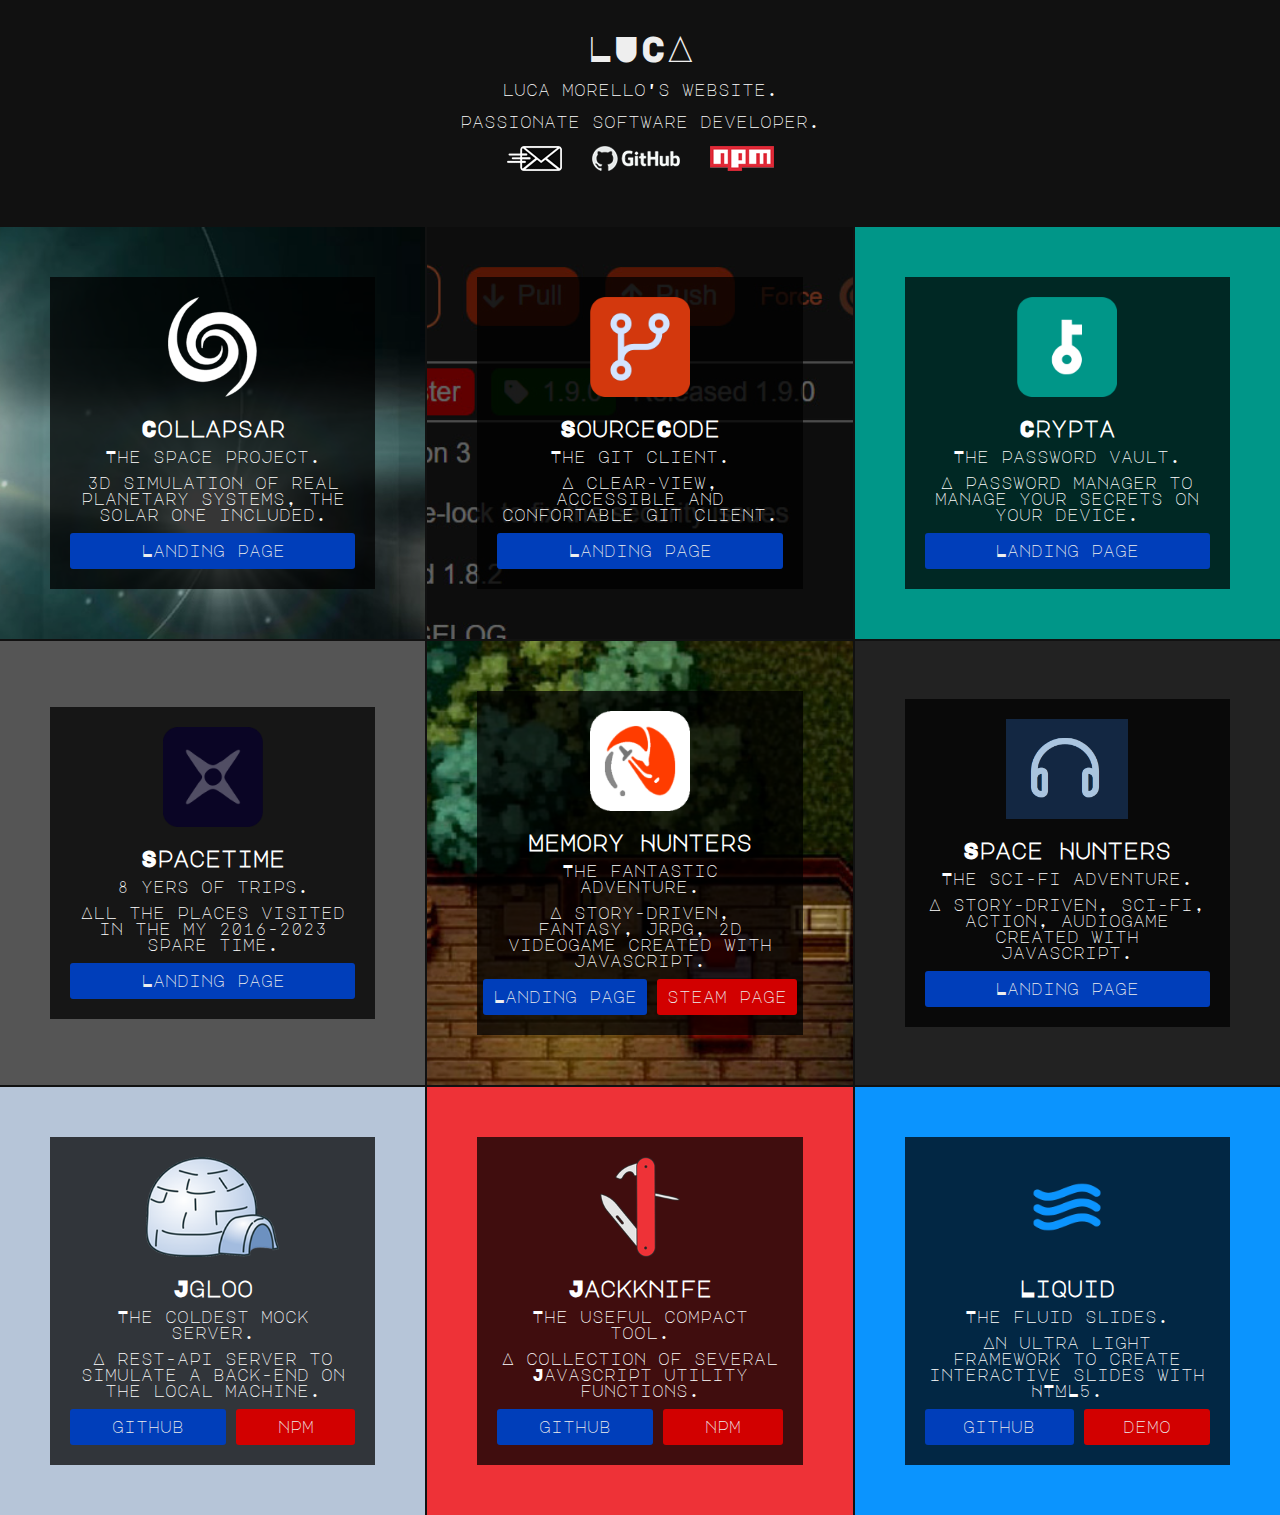
<file: index.html>
<!doctype html>
<html lang="en">

<head>
  <!-- Required meta tags -->
  <meta charset="utf-8">
  <meta
    name="viewport"
    content="width=device-width, initial-scale=1, shrink-to-fit=no"
  >
  <meta
    name="referrer"
    content="no-referrer"
  >

  <title>Luca Morello - passionate Software Developer</title>

  <meta
    name="description"
    content="Software development experiences of a passionate developer."
  >
  <meta
    name="keywords"
    content="software, web, development, experiments, javascript, js, html"
  >

  <link
    rel="stylesheet"
    href="https://fonts.googleapis.com/css?family=Major+Mono+Display&display=swap"
  >
  <link
    rel="stylesheet"
    href="style.css"
  >
  <link
    rel="shortcut icon"
    href="assets/favicon.ico"
  />
</head>

<body>
  <div class="jumbotron">
    <h1>
      <a href="index.html">
        LUCA
      </a>
    </h1>

    <p>luca morello's website.</p>
    <p>passionate software developer.</p>

    <p class="horizontal-flex large">
      <a
        href="mailto:areaweb80gmail.com"
        title="Email address"
      >
        <img
          src="assets/email-logo.png"
          alt="Email logo"
        >
      </a>

      <a
        href="https://github.com/zosma180"
        target="_blank"
        title="Link to GitHub profile"
      >
        <img
          src="assets/github-logo.png"
          alt="GitHub logo"
        >
      </a>

      <a
        href="https://www.npmjs.com/~zosma"
        target="_blank"
        title="Link to npm profile"
      >
        <img
          src="assets/npm-logo.png"
          alt="Npm logo"
        >
      </a>
    </p>
  </div>

  <div class="list">

    <div class="slot">
      <img
        src="assets/collapsar-bkg.jpg"
        alt="Decorative background"
        class="slot-bkg"
      >

      <div class="slot-content">
        <img
          src="assets/collapsar-logo.png"
          alt="Collapsar logo"
          class="slot-logo"
        >

        <div class="slot-text">
          <h3 class="slot-title">
            Collapsar
          </h3>
          
          <p>
            The space project.
          </p>
          
          <p>
            3d simulation of real planetary systems, the solar one included.
          </p>
          
          <a
            href="./collapsar"
            target="_blank"
            class="btn"
            title="Go to Collapsar page"
          >
            Landing page
          </a>
        </div>
      </div>
    </div>

    <div class="slot">
      <img
        src="assets/source-code-bkg.jpg"
        alt="Decorative background"
        class="slot-bkg light"
      >

      <div class="slot-content">
        <img
          src="assets/source-code-logo.png"
          alt="SourceCode logo"
          class="slot-logo"
        >

        <div class="slot-text">
          <h3 class="slot-title">
            SourceCode
          </h3>
          
          <p>
            The git client.
          </p>
          
          <p>
            A clear-view, accessible and confortable git client.
          </p>
          
          <a
            href="./source-code"
            target="_blank"
            class="btn"
            title="Go to SourceCode page"
          >
            Landing page
          </a>
        </div>
      </div>
    </div>
    
    <div class="slot crypta">
      <div class="slot-content">
        <img
          src="assets/crypta-logo.png"
          alt="Crypta logo"
          class="slot-logo"
        >

        <div class="slot-text">
          <h3 class="slot-title">Crypta</h3>
          <p>The password vault.</p>
          <p>
            A password manager to manage your secrets on your device.
          </p>

          <div class="horizontal-flex">
            <a
              href="./crypta"
              target="_blank"
              class="btn"
              title="Go to Crypta"
            >
              Landing page
            </a>
          </div>
        </div>
      </div>
    </div>
    
    <div class="slot spacetime">
      <div class="slot-content">
        <img
          src="assets/spacetime-logo.png"
          alt="Spacetime logo"
          class="slot-logo"
        >

        <div class="slot-text">
          <h3 class="slot-title">Spacetime</h3>
          <p>8 yers of trips.</p>
          <p>
            All the places visited in the my 2016-2023 spare time.
          </p>

          <div class="horizontal-flex">
            <a
              href="./spacetime"
              target="_blank"
              class="btn"
              title="Go to Spacetimepage"
            >
              Landing page
            </a>
          </div>
        </div>
      </div>
    </div>

    <div class="slot">
      <img
        src="assets/memory-hunters-bkg.jpg"
        alt="Decorative background"
        class="slot-bkg"
      >

      <div class="slot-content">
        <img
          src="assets/memory-hunters-logo.png"
          alt="Memory Hunters logo"
          class="slot-logo"
        >

        <div class="slot-text">
          <h3 class="slot-title">
            Memory Hunters
          </h3>
          
          <p>
            The fantastic adventure.
          </p>

          <p>
            A story-driven, fantasy, jrpg, 2d videogame created with javascript.
          </p>

          <div class="horizontal-flex">
            <a
              href="./memory-hunters"
              target="_blank"
              class="btn"
              title="Go to Memory Hunters page"
            >
              Landing page
            </a>

            <a
              href="https://store.steampowered.com/app/2015280/Memory_Hunters/"
              target="_blank"
              class="btn secondary"
              title="Memory Hunters on steam"
            >
              steam page
            </a>
          </div>
        </div>
      </div>
    </div>

    <div class="slot space-hunters">
      <div class="slot-content">
        <img
          src="assets/space-hunters-logo.png"
          alt="Space Hunters logo"
          class="slot-logo"
        >

        <div class="slot-text">
          <h3 class="slot-title">
            Space Hunters
          </h3>
          
          <p>
            The sci-fi adventure.
          </p>

          <p>
            A story-driven, sci-fi, action, audiogame created with javascript.
          </p>

          <div class="horizontal-flex">
            <a
              href="./space-hunters"
              target="_blank"
              class="btn"
              title="Go to Space Hunters page"
            >
              Landing page
            </a>
          </div>
        </div>
      </div>
    </div>

    <div class="slot jgloo">
      <div class="slot-content">
        <img
          src="assets/jgloo-logo.png"
          alt="jgloo logo"
          class="slot-logo"
        >

        <div class="slot-text">
          <h3 class="slot-title">
            Jgloo
          </h3>
          
          <p>
            The coldest mock server.
          </p>
          
          <p>
            A rest-api server to simulate a back-end on the local machine.
          </p>
          
          <div class="horizontal-flex">
            <a
              href="https://github.com/zosma180/jgloo"
              target="_blank"
              class="btn"
              title="Go to Jgloo gitHub page"
            >
              github
            </a>

            <a
              href="https://www.npmjs.com/package/jgloo"
              target="_blank"
              class="btn secondary"
              title="Go to Jgloo npm page"
            >
              npm
            </a>
          </div>
        </div>
      </div>
    </div>

    <div class="slot jackknife">
      <div class="slot-content">
        <img
          src="assets/jackknife-logo.png"
          alt="jackknife logo"
          class="slot-logo"
        >

        <div class="slot-text">
          <h3 class="slot-title">
            Jackknife
          </h3>
          
          <p>
            The useful compact tool.
          </p>
          
          <p>
            A collection of several Javascript utility functions.
          </p>
          
          <div class="horizontal-flex">
            <a
              href="https://github.com/zosma180/jackknife"
              target="_blank"
              class="btn"
              title="Go to Jackknife gitHub page"
            >
              github
            </a>

            <a
              href="https://www.npmjs.com/package/jackknife"
              target="_blank"
              class="btn secondary"
              title="Go to Jackknife npm page"
            >
              npm
            </a>
          </div>
        </div>
      </div>
    </div>

    <div class="slot liquid">
      <div class="slot-content">
        <img
          src="assets/liquid-logo.png"
          alt="liquid logo"
          class="slot-logo"
        >

        <div class="slot-text">
          <h3 class="slot-title">
            Liquid
          </h3>
          
          <p>
            The fluid slides.
          </p>
          
          <p>
            An ultra light framework to create interactive slides with HTML5.
          </p>
          
          <div class="horizontal-flex">
            <a
              href="https://github.com/zosma180/liquid"
              target="_blank"
              class="btn"
              title="Go to Liquid gitHub page"
            >
              github
            </a>

            <a
              href="./liquid/#1"
              target="_blank"
              class="btn secondary"
              title="Go to Liquid demo page"
            >
              demo
            </a>
          </div>
        </div>
      </div>
    </div>

    </div>
  </body>

</html>
</file>
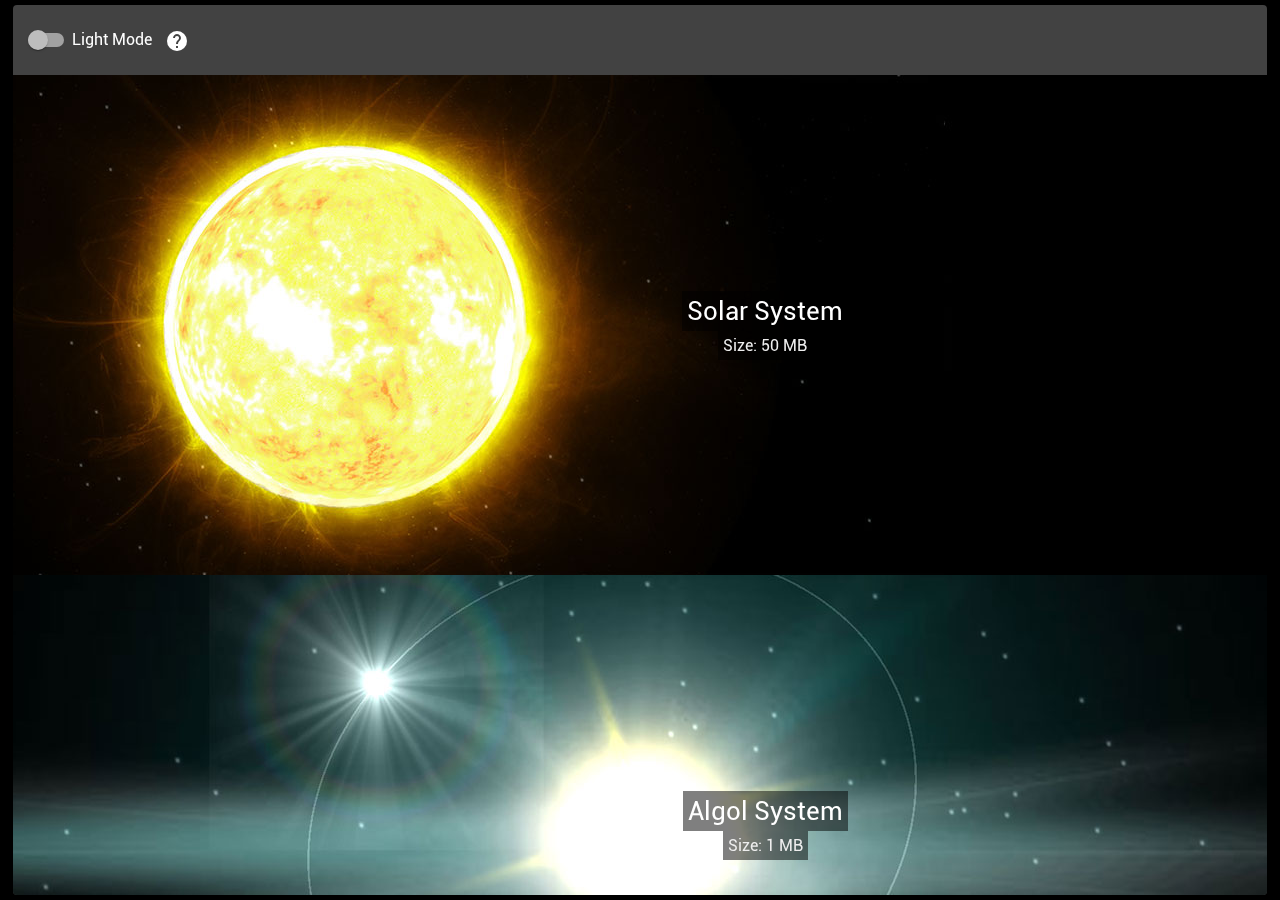
<file: collapsar/index.html>
<!DOCTYPE html><html lang="en"><head>
  <meta charset="utf-8">
  <title>Collapsar</title>
  <base href="/collapsar/">
  <meta name="viewport" content="initial-scale=1, width=device-width, user-scalable=no, viewport-fit=cover">
  <meta name="description" content="Simulation of various planetary systems created with the 3D Javascript library three.js.">
  <meta name="keywords" content="3d, solar system, simulator, planets, stars, space, universe, astronomy, three">
  <link rel="icon" type="image/x-icon" href="favicon.ico">
  <link rel="manifest" href="manifest.webmanifest">
  <meta name="theme-color" content="#000000">
  <link rel="apple-touch-icon" sizes="512x512" href="assets/icons/icon-512x512.png">
  <link rel="apple-touch-startup-image" sizes="2732x2732" href="assets/splash-ios.png">
<style>@font-face{font-family:Roboto;font-weight:300;src:url(Roboto-Light.15f0803764987a5b.ttf)}@font-face{font-family:Roboto;font-weight:500;src:url(Roboto-Regular.a8e6f6203d22df08.ttf)}@font-face{font-family:Roboto;font-weight:700;src:url(Roboto-Medium.ebdda5c2f2930cd4.ttf)}html,body{height:100%;overflow:hidden;width:100%}body{background-color:#000;box-sizing:border-box;font-family:Roboto,Helvetica Neue,sans-serif;margin:0;-webkit-text-size-adjust:100%}.boot{align-items:center;color:#fff;display:flex;font-size:20px;height:100%;justify-content:center;width:100%}</style><link rel="stylesheet" href="styles.de67c6fe8746c9ec.css" media="print" onload="this.media='all'"><noscript><link rel="stylesheet" href="styles.de67c6fe8746c9ec.css"></noscript></head>
<body>
  <app-root>
    <div class="boot">Loading...</div>
  </app-root>
  <noscript>Please enable JavaScript to continue using this application.</noscript>
<script src="runtime.34e32559c6db3874.js" type="module"></script><script src="polyfills.40c9b43c0ef58d82.js" type="module"></script><script src="main.e05ca83f18220b5b.js" type="module"></script>

</body></html>
</file>
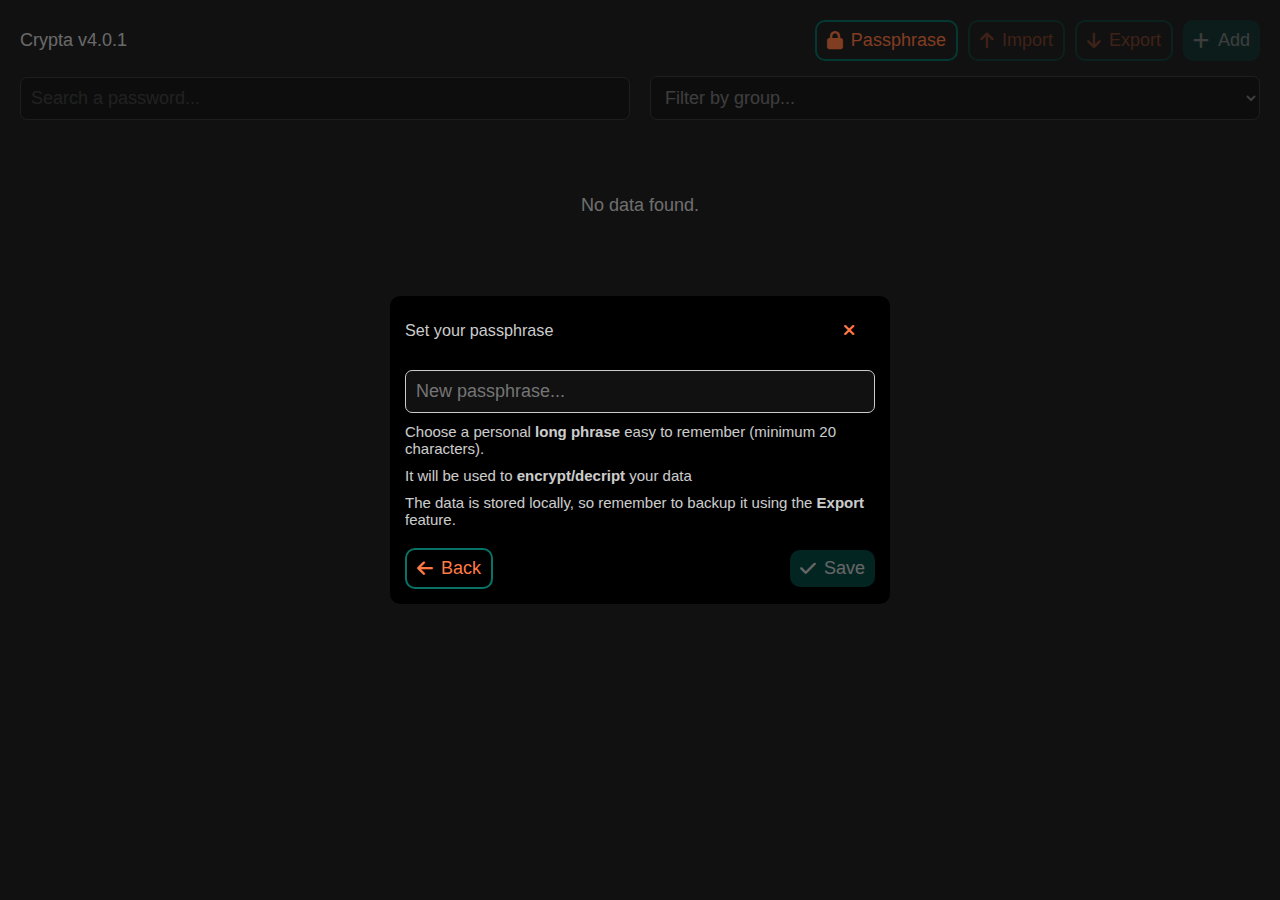
<file: crypta/index.html>
<!doctype html>
<html lang="en">
  <head>
    <meta charset="UTF-8" />
  <meta name="viewport" content="initial-scale=1, width=device-width, user-scalable=no, viewport-fit=cover">
    <link rel="manifest" href="manifest.webmanifest">
  <link rel="shortcut icon" href="icon.png" />
  <title>Crypta</title>
    <script type="module" crossorigin src="/crypta/assets/index-b6248858.js"></script>
    <link rel="stylesheet" href="/crypta/assets/index-a0fe8a37.css">
  </head>
  <body style="background-color: #222;">
    <div id="root"></div>
    
  </body>
</html>
</file>
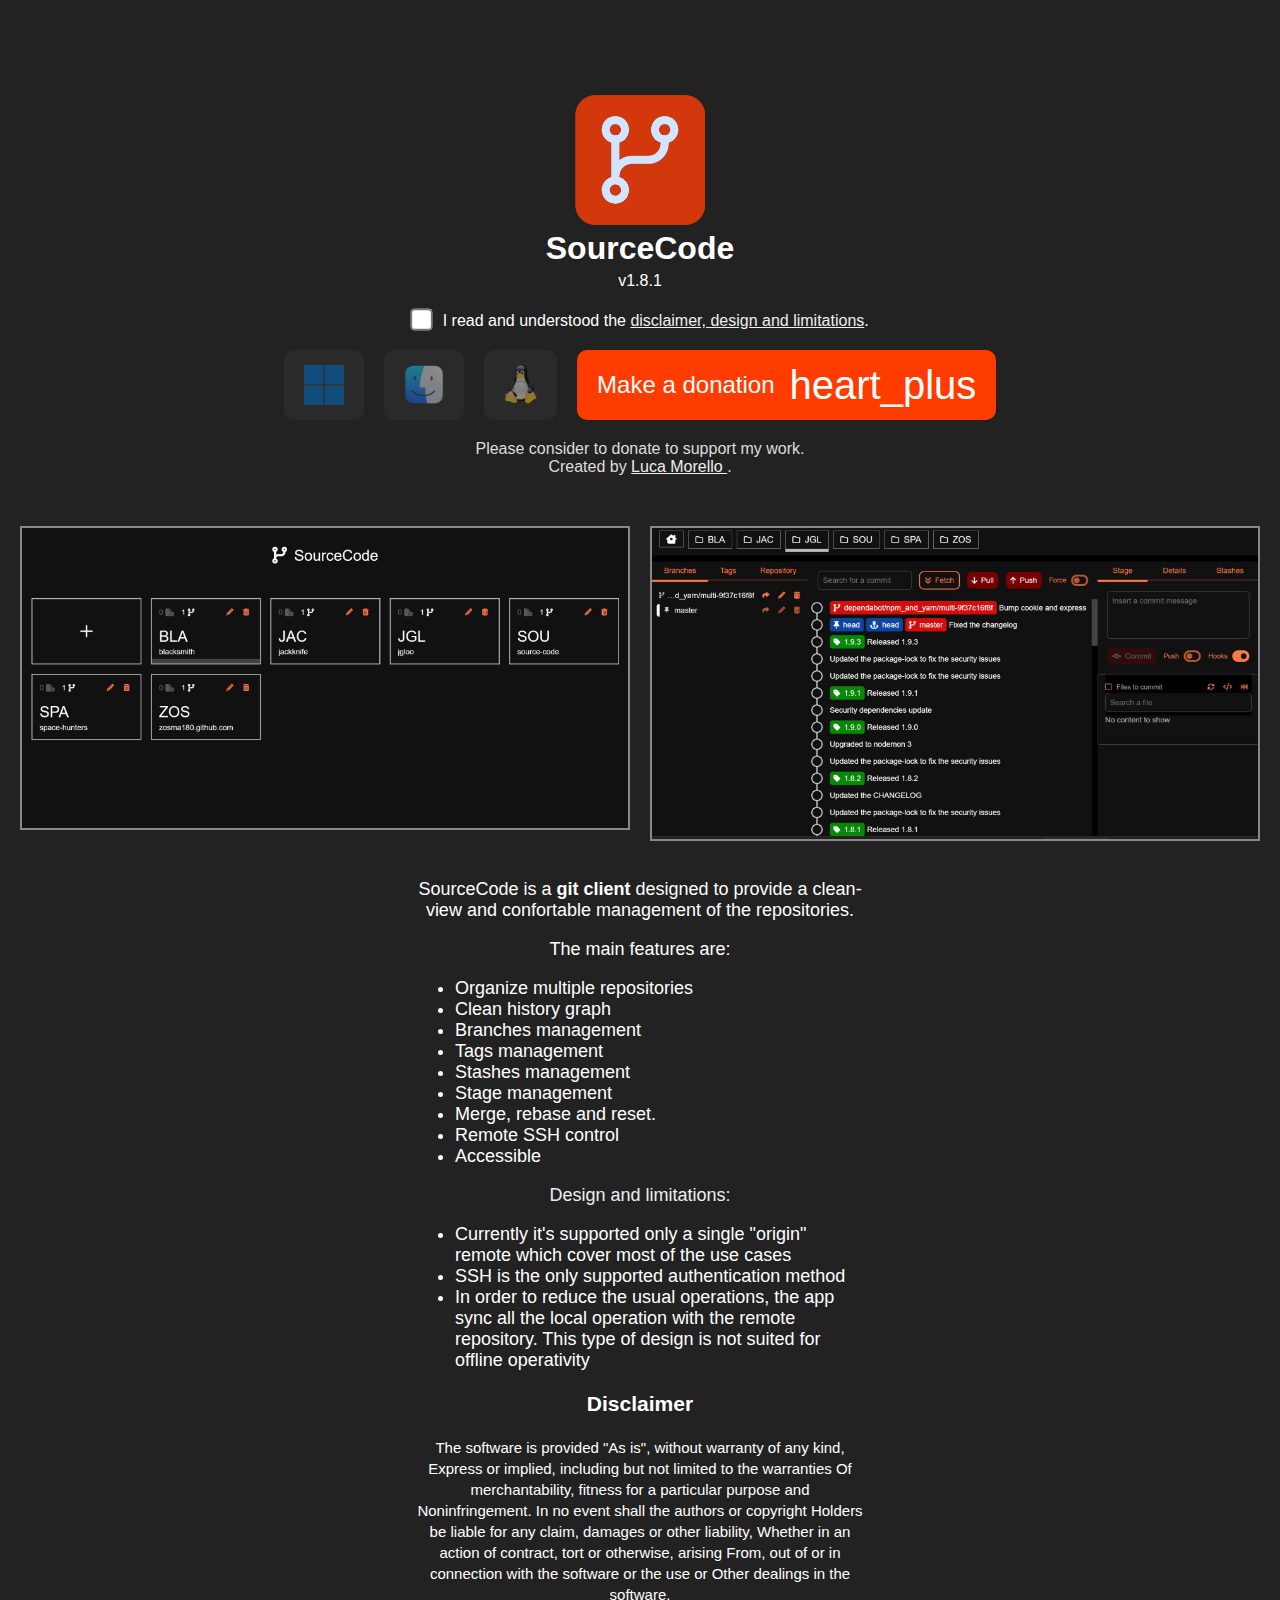
<file: source-code/index.html>
<!doctype html>
<html lang="en">

<head>
  <meta charset="utf-8">
  <meta name="viewport" content="width=device-width, initial-scale=1, shrink-to-fit=no">
  <meta name="referrer" content="no-referrer">

  <title>SourceCode - The Git Client</title>
  <meta name="description" content="SourceCode is a git client designed to provide a clean-view and confortable management of the repositories..">
  <meta name="keywords" content="source, code, git, client, versioning, tool, repository">

  <link rel="stylesheet" href="style.css">
  <link rel="shortcut icon" href="logo.png" />
  <link rel="stylesheet" href="https://fonts.sandbox.google.com/css2?family=Material+Symbols+Outlined:opsz,wght,FILL,GRAD@48,400,0,0" />
  <link rel="stylesheet" href="https://fonts.google.com/specimen/Encode+Sans+Semi+Expanded?query=code" />
</head>

<body>
  <div class="jumbotron">
    <div class="jumbotron-title">
      <img
        class="logo"
        src="logo.png"
        alt="SourceCode - Logo"
      >

      <h1>SourceCode</h1>

      <span class="jumbotron-version">
        v1.8.1
      </span>
    </div>
    
    <div>
      <input type="checkbox" id="check">
      I read and understood the
      <a href="#disclaimer">disclaimer, design and limitations</a>.

      <script>
        document.getElementById('check').addEventListener('click', e => {
          const links = Array.from(document.getElementsByClassName('download'));
          links.forEach(link => {
            const from = e.target.checked ? 'data-href' : 'href';
            const to = e.target.checked ? 'href' : 'data-href';
            link.setAttribute(to, link.getAttribute(from));
            link.removeAttribute(from);
          });;
        });
      </script>
    </div>

    <div class="actions">
      <a
        class="action-btn download"
        title="Donwload for Windows"
        data-href="https://github.com/zosma180/zosma180.github.com/releases/download/2025.01.11/SourceCode.181.win.zip"
        target="_blank"
      >
        <img
          class="action-logo"
          src="logo-windows.png"
          alt="Logo Windows"
        >
      </a>
      
      <a
        class="action-btn download"
        title="Donwload for macOS"
        data-href="https://github.com/zosma180/zosma180.github.com/releases/download/2025.01.11/SourceCode.181.mac.zip"
        target="_blank"
      >
        <img
          class="action-logo"
          src="logo-mac.png"
          alt="Logo macOS"
        >
      </a>
      
      <a
        class="action-btn download"
        title="Donwload for Linux"
        data-href="https://github.com/zosma180/zosma180.github.com/releases/download/2025.01.11/SourceCode.181.linux.zip"
        target="_blank"
      >
        <img
          class="action-logo"
          src="logo-linux.png"
          alt="Logo Linux"
        >
      </a>

      <a
        class="action-btn secondary"
        title="Make a donation to support the developer"
        href="https://www.paypal.com/donate/?business=4YKCL9U6VBATC&no_recurring=0&item_name=Passionate+software+developer+who+creates+free+applications+and+videogames.&currency_code=EUR"
        target="_blank"
      >
        Make a donation
        <span class="material-symbols-outlined donate-icon">heart_plus</span>
      </a>
    </div>

    <div class="donate-text">
      Please consider to donate to support my work.<br>
      Created by
      <a
        href="../"
        title="Go to Luca Morello's web page"
        target="_blank"
      >
        Luca Morello
      </a>.
    </div>
  </div>

  <main>
    <div class="gallery">
      <img
        class="gallery-image"
        src="screen-1.jpg"
        alt="Screen of the application"
      >
      
      <img
        class="gallery-image"
        src="screen-2.jpg"
        alt="Screen of the application"
      >
    </div>

    <section class="description">

      <p>
        SourceCode is a <strong>git client</strong> designed to provide a clean-view and confortable management of the repositories.
      </p>

      <p>
        The main features are:
      </p>

      <ul>
        <li>Organize multiple repositories</li>
        <li>Clean history graph</li>
        <li>Branches management</li>
        <li>Tags management</li>
        <li>Stashes management</li>
        <li>Stage management</li>
        <li>Merge, rebase and reset.</li>
        <li>Remote SSH control</li>
        <li>Accessible</li>
      </ul>

      <p>
        <a name="disclaimer">
          Design and limitations:
        </a>
      </p>

      <ul>
        <li>
          Currently it's supported only a single "origin" remote which cover most of the use cases
        </li>
        <li>
          SSH is the only supported authentication method
        </li>
        <li>
          In order to reduce the usual operations, the app sync all the local operation with the remote repository. This type of design is not suited for offline operativity
        </li>
      </ul>

      <h3>Disclaimer</h3>

      <p>
        <small>
          The software is provided "As is", without warranty of any kind, Express or implied, including but not limited to the warranties Of merchantability, fitness for a particular purpose and Noninfringement. In no event shall the authors or copyright Holders be liable for any claim, damages or other liability, Whether in an action of contract, tort or otherwise, arising From, out of or in connection with the software or the use or Other dealings in the software.
        </small>
      </p>

    </section>
  </main>
</body>

</html>
</file>
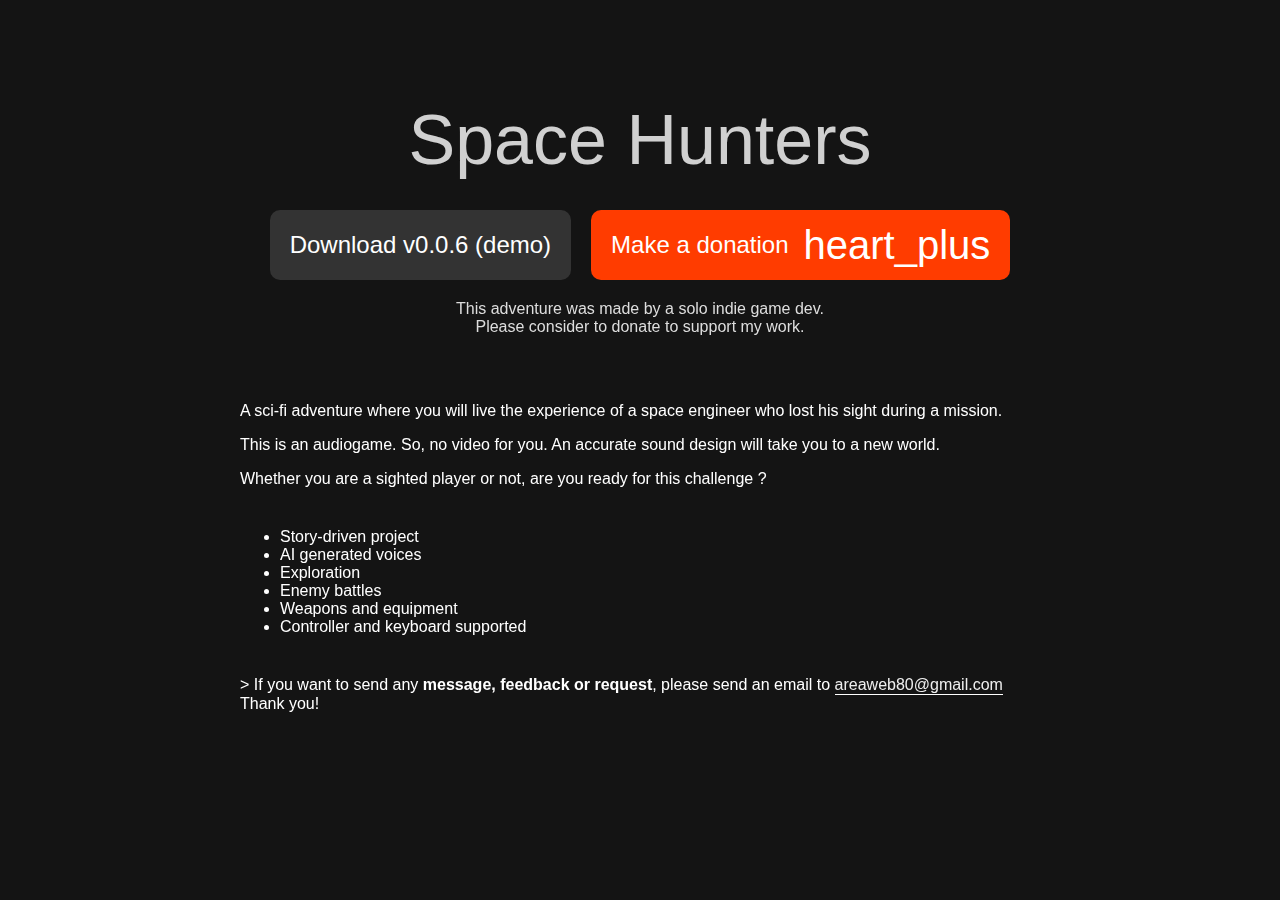
<file: space-hunters/index.html>
<!doctype html>
<html lang="en">

<head>
  <meta charset="utf-8">
  <meta name="viewport" content="width=device-width, initial-scale=1, shrink-to-fit=no">
  <meta name="referrer" content="no-referrer">

  <title>Space Hunters - The Game</title>
  <meta name="description" content="The indie audiogame Space Hunters, a sci-fi space adventure.">
  <meta name="keywords" content="space, hunters, audiogame, space, indie, game, sci-fi">

  <link rel="stylesheet" href="style.css">
  <link rel="stylesheet" href="https://fonts.sandbox.google.com/css2?family=Material+Symbols+Outlined:opsz,wght,FILL,GRAD@48,400,0,0" />
</head>

<body>
  <div class="jumbotron">
    <h1 class="logo">
      Space Hunters
    </h1>

    <div class="actions">
      <a class="action-btn" href="https://github.com/zosma180/zosma180.github.com/releases/download/2025.01.11/SpaceHunters.006.win.zip" target="_blank">
        Download v0.0.6 (demo)
      </a>

      <a
        class="action-btn secondary"
        title="Make a donation to support the developer"
        href="https://www.paypal.com/donate/?business=4YKCL9U6VBATC&no_recurring=0&item_name=Passionate+software+developer+who+creates+free+applications+and+videogames.&currency_code=EUR"
        target="_blank"
      >
        Make a donation
        <span class="material-symbols-outlined donate-icon">heart_plus</span>
      </a>
    </div>

    <div class="donate-text">
      This adventure was made by a solo indie game dev.<br>
      Please consider to donate to support my work.
    </div>

    <main>
      <section class="description">
        <p>
          A sci-fi adventure where you will live the experience of a space engineer who lost his sight during a mission.
        </p>

        <p>
          This is an audiogame. So, no video for you.
          An accurate sound design will take you to a new world.
        </p>
        
        <p>
          Whether you are a sighted player or not,
are you ready for this challenge ?
        </p>

        <ul>
          <li>Story-driven project</li>
          <li>AI generated voices</li>
          <li>Exploration</li>
          <li>Enemy battles</li>
          <li>Weapons and equipment</li>
          <li>Controller and keyboard supported</li>
        </ul>

        <p>
          &gt; If you want to send any <strong>message, feedback or request</strong>, please send an email to
          <a class="link" href="mailto:areaweb80@gmail.com">areaweb80@gmail.com</a>
          Thank you!
        </p>
      </section>
    </main>
  </div>
</body>

</html>
</file>
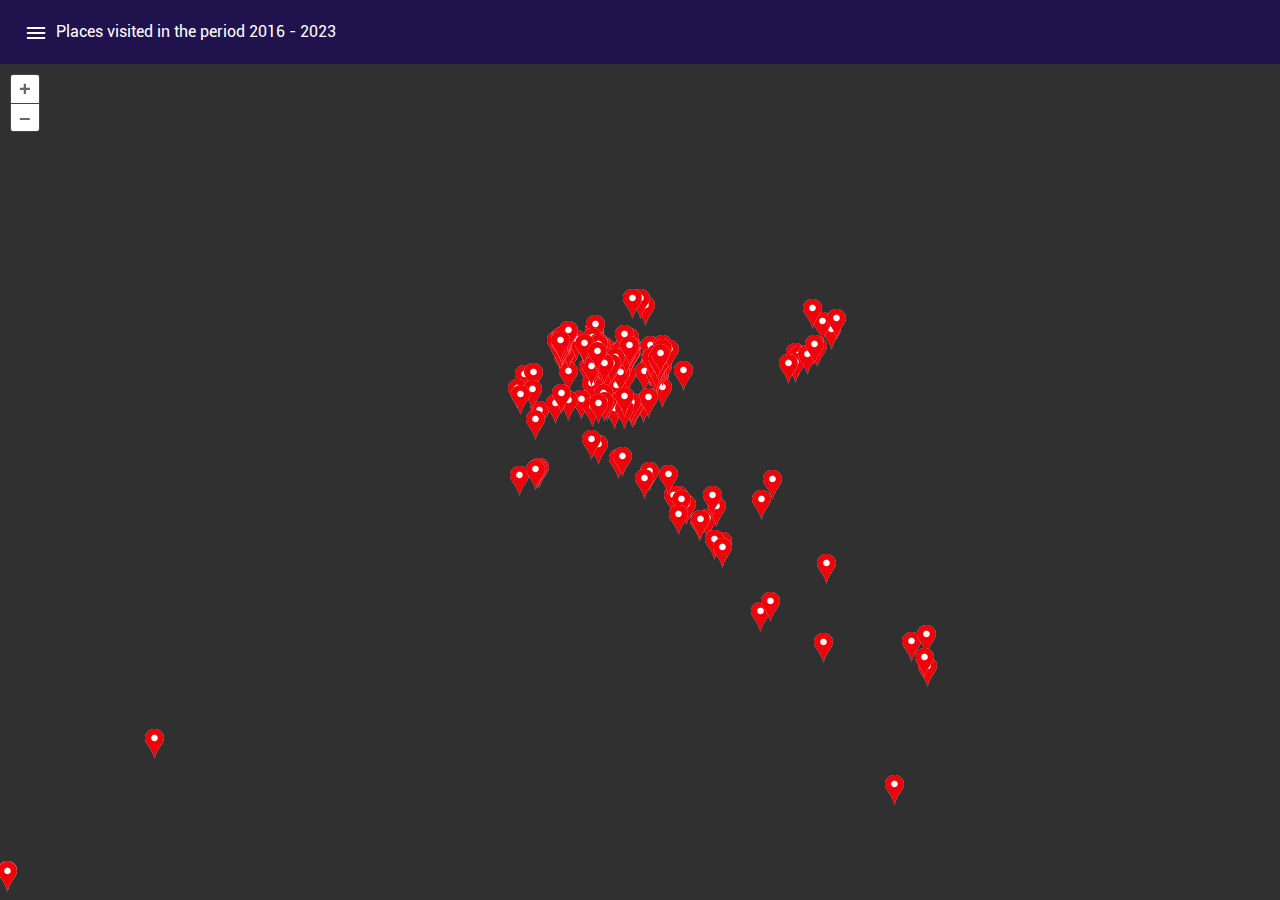
<file: spacetime/index.html>
<!DOCTYPE html><html lang="en"><head>
  <meta charset="utf-8">
  <title>Spacetime</title>
  <base href="./">
  <meta name="viewport" content="initial-scale=1, width=device-width, user-scalable=no, viewport-fit=cover">
  <link rel="icon" type="image/x-icon" href="favicon.ico">
  <link rel="manifest" href="manifest.webmanifest">
  <meta name="theme-color" content="#222222">
  <link rel="apple-touch-icon" sizes="512x512" href="assets/icons/icon-512x512.png">
  <link rel="apple-touch-startup-image" sizes="2732x2732" href="assets/splash-ios.png">
<style>:root{--ol-background-color:white;--ol-accent-background-color:#F5F5F5;--ol-subtle-background-color:rgba(128, 128, 128, .25);--ol-partial-background-color:rgba(255, 255, 255, .75);--ol-foreground-color:#333333;--ol-subtle-foreground-color:#666666;--ol-brand-color:#00AAFF}@font-face{font-family:Roboto;font-weight:300;src:url(Roboto-Light.15f0803764987a5b.ttf)}@font-face{font-family:Roboto;font-weight:500;src:url(Roboto-Regular.a8e6f6203d22df08.ttf)}@font-face{font-family:Roboto;font-weight:700;src:url(Roboto-Medium.ebdda5c2f2930cd4.ttf)}html,body{height:100%;overflow:hidden;width:100%}html{font-size:20px}body{background-color:#222;box-sizing:border-box;color:#fff;font-family:Roboto,Helvetica Neue,sans-serif;margin:0;padding-bottom:env(safe-area-inset-bottom)}.boot{align-items:center;color:#fff;display:flex;font-size:1.3rem;height:100%;justify-content:center;width:100%}</style><link rel="stylesheet" href="styles.ba276a02d65f711c.css" media="print" onload="this.media='all'"><noscript><link rel="stylesheet" href="styles.ba276a02d65f711c.css"></noscript></head>
<body>
  <app-root>
    <div class="boot">Loading...</div>
  </app-root>
  <noscript>Please enable JavaScript to continue using this application.</noscript>
<script src="runtime.18efea5f1e0b3949.js" type="module"></script><script src="polyfills.a16ab718a4d31905.js" type="module"></script><script src="main.c9fb5c9a9f80123e.js" type="module"></script>

</body></html>
</file>
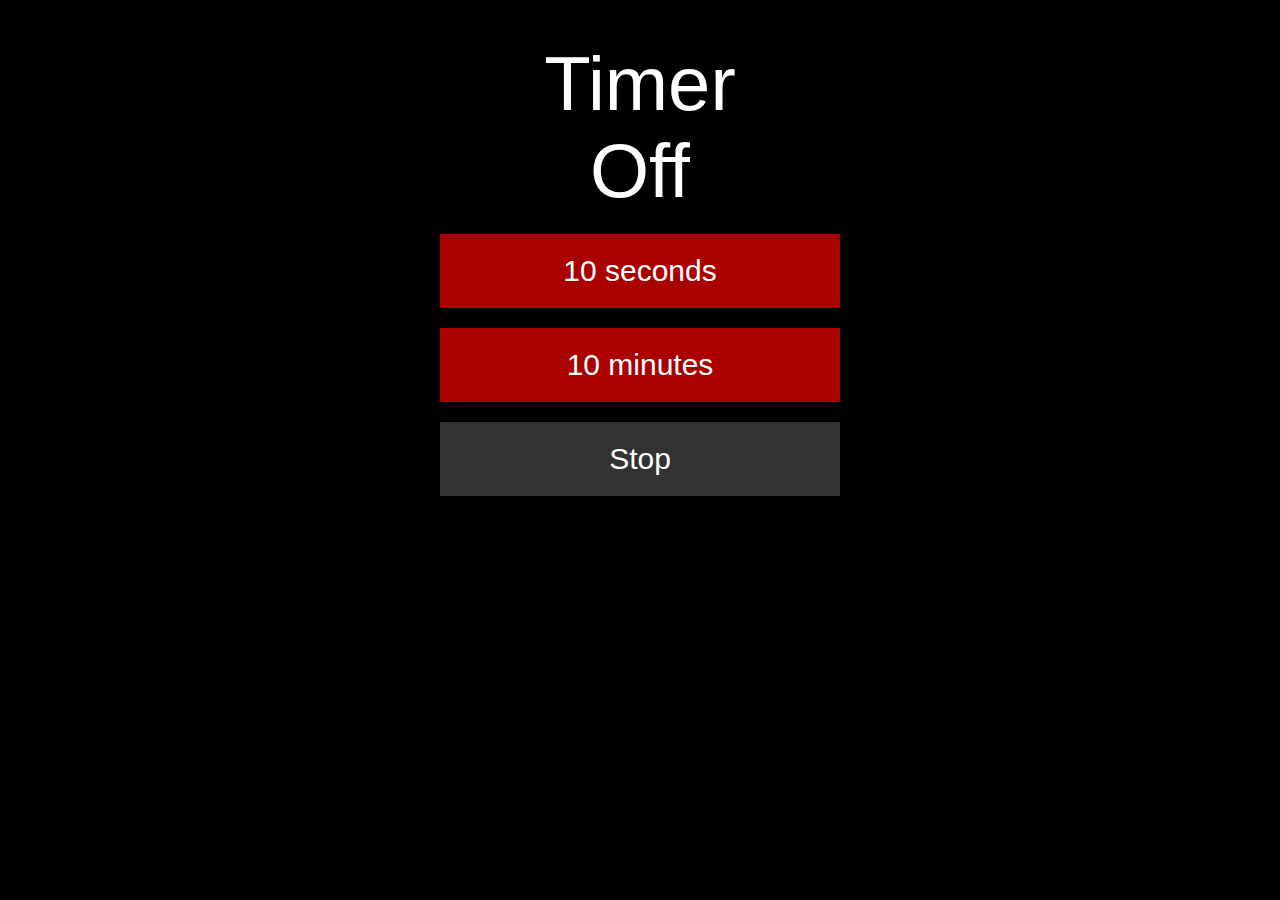
<file: timer/index.html>
<!doctype html>
<html>

<head>
  <title>Timer</title>
  <meta charset="utf-8">
  <meta name="viewport" content="width=device-width, initial-scale=1.0, maximum-scale=1.0, user-scalable=no">
  
  <link rel="stylesheet" href="index.css">
  <script src="index.js"></script>
</head>

<body>
  <div class="timer">
  <div class="timer-minutes" aria-live="assertive">
    Timer
  </div>
  
  <div class="timer-seconds" aria-live="assertive">
    Off
  </div>
</div>

  <button class="button" data-interval="10">
    10 seconds
</button>

  <button class="button" data-interval="600">
    10 minutes
</button>

  <button class="button secondary">
    Stop
</button>
</body>

</html>
</file>
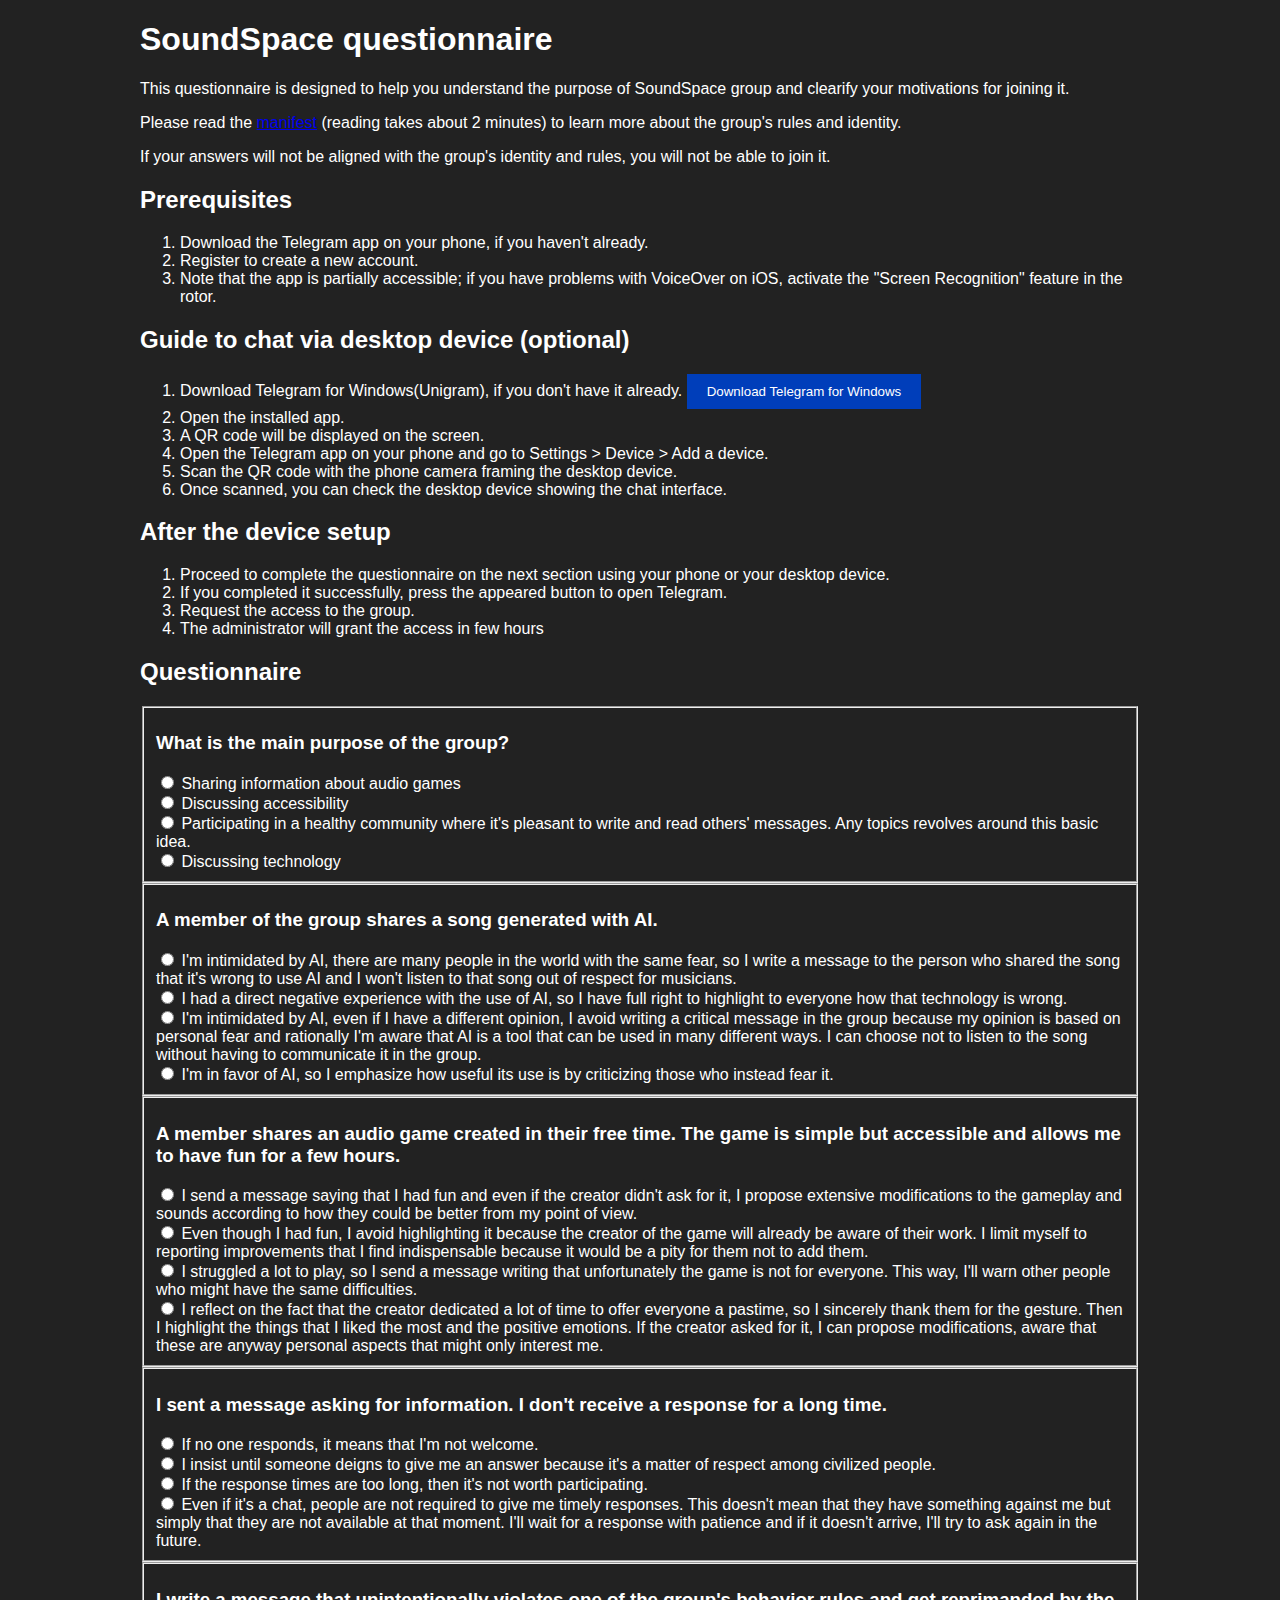
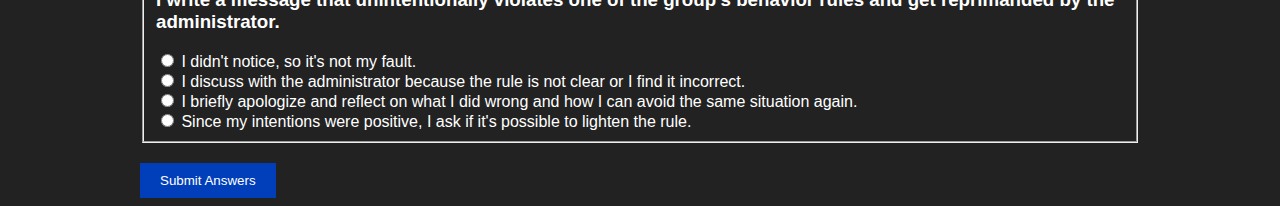
<file: soundspace/join.html>
<!doctype html>
<html lang="en">

<head>
  <meta charset="utf-8">
  <meta name="viewport" content="width=device-width, initial-scale=1, shrink-to-fit=no">
  <meta name="referrer" content="no-referrer">

  <title>SoundSpace Questionnaire</title>
</head>

<body style="font-family: 'Segoe UI', Tahoma, Geneva, Verdana, sans-serif; background-color: #222; color: white;">

<main style="width: 1000px; max-width: 90%; margin: 0 auto;"">
<h1>SoundSpace questionnaire</h1>

  <p>
    This questionnaire is designed to help you understand the purpose of SoundSpace group and clearify your motivations for joining it.
  </p>

  <p>
    Please read the <a href="manifest.html" target="_blank">manifest</a> (reading takes about 2 minutes) to learn more about the group's rules and identity.
  </p>

  <p>
    If your answers will not be aligned with the group's identity and rules, you will not be able to join it.
  </p>

  <h2>Prerequisites</h2>

  <ol>
    <li>Download the Telegram app on your phone, if you haven't already.</li>
    <li>Register to create a new account.</li>
    <li>Note that the app is partially accessible; if you have problems with VoiceOver on iOS, activate the "Screen Recognition" feature in the rotor.</li>
  </ol>

  <h2>Guide to chat via desktop device (optional)</h2>

  <ol>
    <li>Download Telegram for Windows(Unigram), if you don't have it already. <button onclick="downloadUnigram()" style="background-color: #003eba; color: white; border: none; padding: 10px 20px; cursor: pointer;">Download Telegram for Windows</button></li>
    <li>Open the installed app.</li>
    <li>A QR code will be displayed on the screen.</li>
    <li>Open the Telegram app on your phone and go to Settings > Device > Add a device.</li>
    <li>Scan the QR code with the phone camera framing the desktop device.</li>
    <li>Once scanned, you can check the desktop device showing the chat interface.</li>
  </ol>

  <h2>After the device setup</h2>

  <ol>
    <li>Proceed to complete the questionnaire on the next section using your phone or your desktop device.</li>
    <li>If you completed it successfully, press the appeared button to open Telegram.</li>
    <li>Request the access to the group.</li>
    <li>The administrator will  grant the access in few hours</li>
  </ol>

  <h2>Questionnaire</h2>

  <form id="joinForm">
    <fieldset>
      <h3>What is the main purpose of the group?</h3>
      <label>
        <input type="radio" name="q1" value="a" required>
        Sharing information about audio games
      </label><br>
      <label>
        <input type="radio" name="q1" value="b" required>
        Discussing accessibility
      </label><br>
      <label>
        <input type="radio" name="q1" value="c" required>
        Participating in a healthy community where it's pleasant to write and read others' messages. Any topics revolves around this basic idea.
      </label><br>
      <label>
        <input type="radio" name="q1" value="d" required>
        Discussing technology
      </label>
    </fieldset>

    <fieldset>
      <h3>A member of the group shares a song generated with AI.</h3>
      <label>
        <input type="radio" name="q2" value="a" required>
        I'm intimidated by AI, there are many people in the world with the same fear, so I write a message to the person who shared the song that it's wrong to use AI and I won't listen to that song out of respect for musicians.
      </label><br>
      <label>
        <input type="radio" name="q2" value="b" required>
        I had a direct negative experience with the use of AI, so I have full right to highlight to everyone how that technology is wrong.
      </label><br>
      <label>
        <input type="radio" name="q2" value="c" required>
        I'm intimidated by AI, even if I have a different opinion, I avoid writing a critical message in the group because my opinion is based on personal fear and rationally I'm aware that AI is a tool that can be used in many different ways. I can choose not to listen to the song without having to communicate it in the group.
      </label><br>
      <label>
        <input type="radio" name="q2" value="d" required>
        I'm in favor of AI, so I emphasize how useful its use is by criticizing those who instead fear it.
      </label>
    </fieldset>

    <fieldset>
      <h3>A member shares an audio game created in their free time. The game is simple but accessible and allows me to have fun for a few hours.</h3>
      <label>
        <input type="radio" name="q3" value="a" required>
        I send a message saying that I had fun and even if the creator didn't ask for it, I propose extensive modifications to the gameplay and sounds according to how they could be better from my point of view.
      </label><br>
      <label>
        <input type="radio" name="q3" value="b" required>
        Even though I had fun, I avoid highlighting it because the creator of the game will already be aware of their work. I limit myself to reporting improvements that I find indispensable because it would be a pity for them not to add them.
      </label><br>
      <label>
        <input type="radio" name="q3" value="c" required>
        I struggled a lot to play, so I send a message writing that unfortunately the game is not for everyone. This way, I'll warn other people who might have the same difficulties.
      </label><br>
      <label>
        <input type="radio" name="q3" value="d" required>
        I reflect on the fact that the creator dedicated a lot of time to offer everyone a pastime, so I sincerely thank them for the gesture.
        Then I highlight the things that I liked the most and the positive emotions.
        If the creator asked for it, I can propose modifications, aware that these are anyway personal aspects that might only interest me.
      </label>
    </fieldset>

    <fieldset>
      <h3>I sent a message asking for information. I don't receive a response for a long time.</h3>
      <label>
        <input type="radio" name="q4" value="a" required>
        If no one responds, it means that I'm not welcome.
      </label><br>
      <label>
        <input type="radio" name="q4" value="b" required>
        I insist until someone deigns to give me an answer because it's a matter of respect among civilized people.
      </label><br>
      <label>
        <input type="radio" name="q4" value="c" required>
        If the response times are too long, then it's not worth participating.
      </label><br>
      <label>
        <input type="radio" name="q4" value="d" required>
        Even if it's a chat, people are not required to give me timely responses. This doesn't mean that they have something against me but simply that they are not available at that moment. I'll wait for a response with patience and if it doesn't arrive, I'll try to ask again in the future.
      </label>
    </fieldset>

    <fieldset>
      <h3>I write a message that unintentionally violates one of the group's behavior rules and get reprimanded by the administrator.</h3>
      <label>
        <input type="radio" name="q5" value="a" required>
        I didn't notice, so it's not my fault.
      </label><br>
      <label>
        <input type="radio" name="q5" value="b" required>
        I discuss with the administrator because the rule is not clear or I find it incorrect.
      </label><br>
      <label>
        <input type="radio" name="q5" value="c" required>
        I briefly apologize and reflect on what I did wrong and how I can avoid the same situation again.
      </label><br>
      <label>
        <input type="radio" name="q5" value="d" required>
        Since my intentions were positive, I ask if it's possible to lighten the rule.
      </label>
    </fieldset>

    <button type="submit" style="background-color: #003eba; color: white; border: none; padding: 10px 20px; margin-top: 20px; cursor: pointer;">Submit Answers</button>
  </form>

  <div id="result" style="display: none; margin-top: 20px;" aria-live="assertive" tabindex="-1"></div>
</main>

<script>
  const correctAnswers = {
    q1: 'c',
    q2: 'c',
    q3: 'd',
    q4: 'd',
    q5: 'c'
  };

  document.getElementById('joinForm').addEventListener('submit', function(event) {
    event.preventDefault();
    const formData = new FormData(this);
let allCorrect = true;  
    for (const [key, value] of Object.entries(correctAnswers)) {
      if (formData.get(key) !== value) {
        allCorrect = false;
        break;
      }
    }
    const resultDiv = document.getElementById('result');
    if (allCorrect) {
      resultDiv.innerHTML = `
        <p role="alert">Congratulations! You have answered correctly.</p>
      <p>
        Request the access to the group:
        <button onclick="openTelegram()" style="background-color: #003eba; color: white; border: none; padding: 10px 20px; cursor: pointer;">
          Open Telegram Group
          </button>
        </p>
      `;
    } else {
      resultDiv.innerHTML = '<p role="alert">Sorry, you did not meet the requirements of the group. Please review the manifest.</p>';
    }
    resultDiv.style.display = 'block';
    this.style.display = 'none';
    this.setAttribute('aria-hidden', 'true');
    resultDiv.focus();
  });

  function openTelegram() {
    window.open('https://t.me/+DSqgAW9Re0Q3ZThk', '_blank');
  }

  function downloadUnigram() {
    window.open('https://apps.microsoft.com/detail/9n97zckpd60q?hl=en-US&gl=US', '_blank');
  }
</script>

  </body>
</html>
</file>
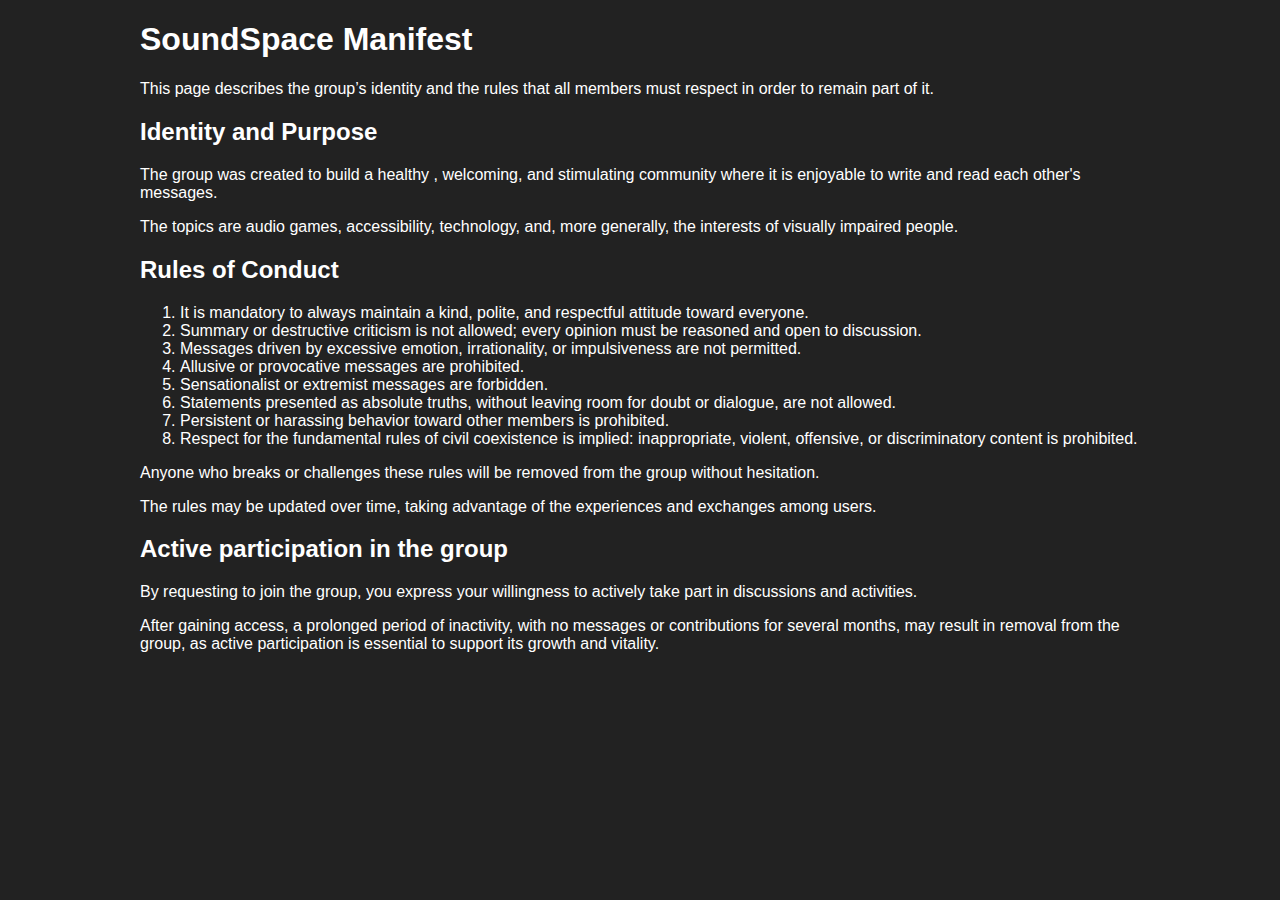
<file: soundspace/manifest.html>
<!doctype html>
<html lang="en">

<head>
  <meta charset="utf-8">
  <meta name="viewport" content="width=device-width, initial-scale=1, shrink-to-fit=no">
  <meta name="referrer" content="no-referrer">

  <title>SoundSpace Manifest</title>
</head>

<body style="font-family: 'Segoe UI', Tahoma, Geneva, Verdana, sans-serif; background-color: #222; color: white;">

<main style="width: 1000px; max-width: 90%; margin: 0 auto;"">
  <h1>SoundSpace Manifest</h1>

  <p>
    This page describes the group’s identity and the rules that all members must respect in order to remain part of it.
  </p>

  <section>
    <h2>Identity and Purpose</h2>
    <p>The group was created to build a healthy , welcoming, and stimulating community where it is enjoyable to write and read each other's messages.</p>
    <p>The topics are audio games, accessibility, technology, and, more generally, the interests of visually impaired people.</p>
  </section>

  <section>
    <h2>Rules of Conduct</h2>
    <ol>
      <li>It is mandatory to always maintain a kind, polite, and respectful attitude toward everyone.</li>
      <li>Summary or destructive criticism is not allowed; every opinion must be reasoned and open to discussion.</li>
      <li>Messages driven by excessive emotion, irrationality, or impulsiveness are not permitted.</li>
      <li>Allusive or provocative messages are prohibited.</li>
      <li>Sensationalist or extremist messages are forbidden.</li>
      <li>Statements presented as absolute truths, without leaving room for doubt or dialogue, are not allowed.</li>
      <li>Persistent or harassing behavior toward other members is prohibited.</li>
      <li>Respect for the fundamental rules of civil coexistence is implied: inappropriate, violent, offensive, or discriminatory content is prohibited.</li>
    </ol>
    <p>Anyone who breaks or challenges these rules will be removed from the group without hesitation.</p>
    <p>The rules may be updated over time, taking advantage of the experiences and exchanges among users.</p>
  </section>

  <section>
    <h2>Active participation in the group</h2>

    <p>
      By requesting to join the group, you express your willingness to actively take part in discussions and activities.
    </p>
    <p>
After gaining access, a prolonged period of inactivity, with no messages or contributions for several months, may result in removal from the group, as active participation is essential to support its growth and vitality.
    </p>
  </section>
</main>

  </body>
</html>
</file>
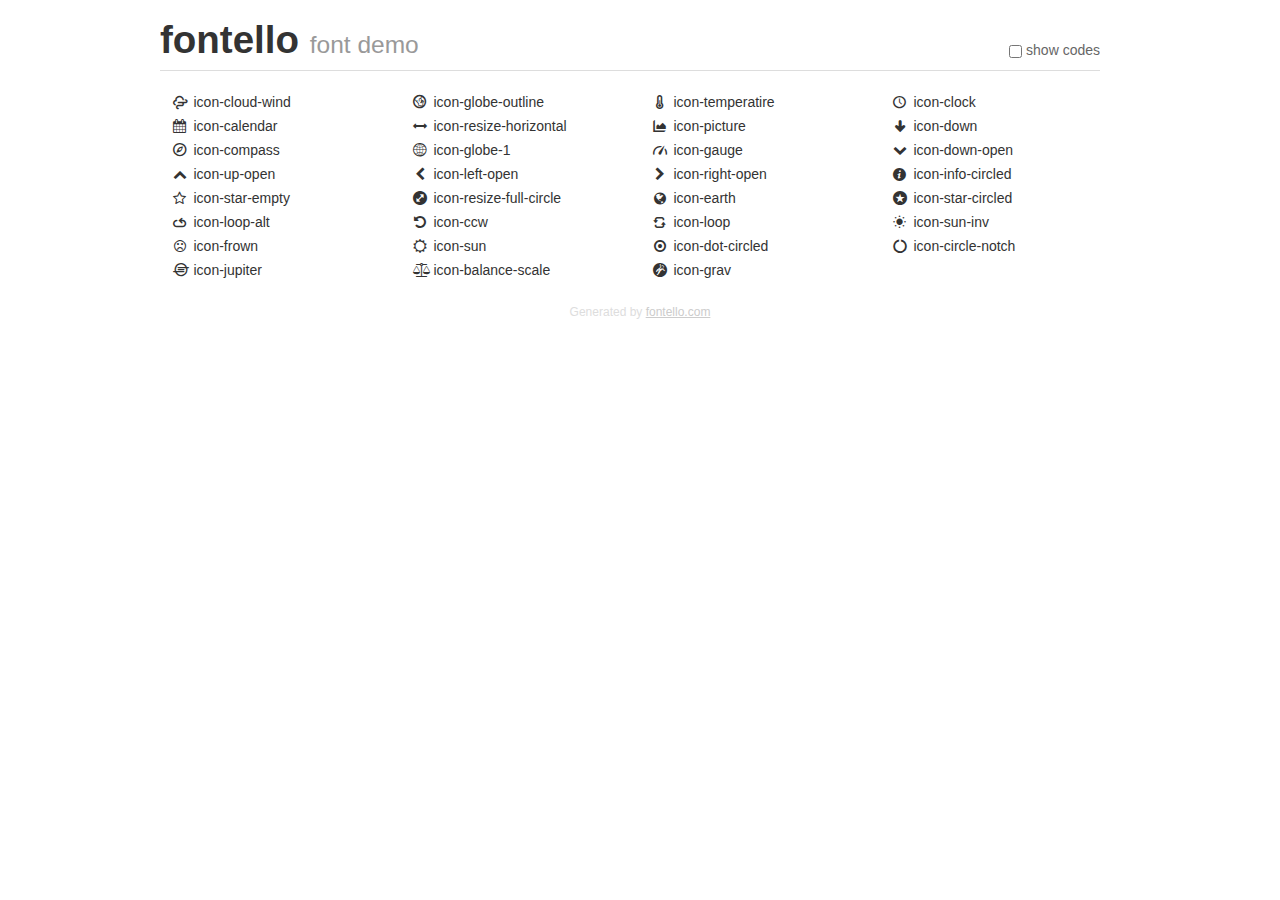
<file: collapsar/assets/fontello/demo.html>
<!DOCTYPE html>
<html>
  <head><!--[if lt IE 9]><script language="javascript" type="text/javascript" src="//html5shim.googlecode.com/svn/trunk/html5.js"></script><![endif]-->
    <meta charset="UTF-8"><style>/*
 * Bootstrap v2.2.1
 *
 * Copyright 2012 Twitter, Inc
 * Licensed under the Apache License v2.0
 * http://www.apache.org/licenses/LICENSE-2.0
 *
 * Designed and built with all the love in the world @twitter by @mdo and @fat.
 */
.clearfix {
  *zoom: 1;
}
.clearfix:before,
.clearfix:after {
  display: table;
  content: "";
  line-height: 0;
}
.clearfix:after {
  clear: both;
}
html {
  font-size: 100%;
  -webkit-text-size-adjust: 100%;
  -ms-text-size-adjust: 100%;
}
a:focus {
  outline: thin dotted #333;
  outline: 5px auto -webkit-focus-ring-color;
  outline-offset: -2px;
}
a:hover,
a:active {
  outline: 0;
}
button,
input,
select,
textarea {
  margin: 0;
  font-size: 100%;
  vertical-align: middle;
}
button,
input {
  *overflow: visible;
  line-height: normal;
}
button::-moz-focus-inner,
input::-moz-focus-inner {
  padding: 0;
  border: 0;
}
body {
  margin: 0;
  font-family: "Helvetica Neue", Helvetica, Arial, sans-serif;
  font-size: 14px;
  line-height: 20px;
  color: #333;
  background-color: #fff;
}
a {
  color: #08c;
  text-decoration: none;
}
a:hover {
  color: #005580;
  text-decoration: underline;
}
.row {
  margin-left: -20px;
  *zoom: 1;
}
.row:before,
.row:after {
  display: table;
  content: "";
  line-height: 0;
}
.row:after {
  clear: both;
}
[class*="span"] {
  float: left;
  min-height: 1px;
  margin-left: 20px;
}
.container,
.navbar-static-top .container,
.navbar-fixed-top .container,
.navbar-fixed-bottom .container {
  width: 940px;
}
.span12 {
  width: 940px;
}
.span11 {
  width: 860px;
}
.span10 {
  width: 780px;
}
.span9 {
  width: 700px;
}
.span8 {
  width: 620px;
}
.span7 {
  width: 540px;
}
.span6 {
  width: 460px;
}
.span5 {
  width: 380px;
}
.span4 {
  width: 300px;
}
.span3 {
  width: 220px;
}
.span2 {
  width: 140px;
}
.span1 {
  width: 60px;
}
[class*="span"].pull-right,
.row-fluid [class*="span"].pull-right {
  float: right;
}
.container {
  margin-right: auto;
  margin-left: auto;
  *zoom: 1;
}
.container:before,
.container:after {
  display: table;
  content: "";
  line-height: 0;
}
.container:after {
  clear: both;
}
p {
  margin: 0 0 10px;
}
.lead {
  margin-bottom: 20px;
  font-size: 21px;
  font-weight: 200;
  line-height: 30px;
}
small {
  font-size: 85%;
}
h1 {
  margin: 10px 0;
  font-family: inherit;
  font-weight: bold;
  line-height: 20px;
  color: inherit;
  text-rendering: optimizelegibility;
}
h1 small {
  font-weight: normal;
  line-height: 1;
  color: #999;
}
h1 {
  line-height: 40px;
}
h1 {
  font-size: 38.5px;
}
h1 small {
  font-size: 24.5px;
}
body {
  margin-top: 90px;
}
.header {
  position: fixed;
  top: 0;
  left: 50%;
  margin-left: -480px;
  background-color: #fff;
  border-bottom: 1px solid #ddd;
  padding-top: 10px;
  z-index: 10;
}
.footer {
  color: #ddd;
  font-size: 12px;
  text-align: center;
  margin-top: 20px;
}
.footer a {
  color: #ccc;
  text-decoration: underline;
}
.the-icons {
  font-size: 14px;
  line-height: 24px;
}
.switch {
  position: absolute;
  right: 0;
  bottom: 10px;
  color: #666;
}
.switch input {
  margin-right: 0.3em;
}
.codesOn .i-name {
  display: none;
}
.codesOn .i-code {
  display: inline;
}
.i-code {
  display: none;
}
@font-face {
      font-family: 'fontello';
      src: url('./font/fontello.eot?7241692');
      src: url('./font/fontello.eot?7241692#iefix') format('embedded-opentype'),
           url('./font/fontello.woff?7241692') format('woff'),
           url('./font/fontello.ttf?7241692') format('truetype'),
           url('./font/fontello.svg?7241692#fontello') format('svg');
      font-weight: normal;
      font-style: normal;
    }
     
     
    .demo-icon
    {
      font-family: "fontello";
      font-style: normal;
      font-weight: normal;
      speak: never;
     
      display: inline-block;
      text-decoration: inherit;
      width: 1em;
      margin-right: .2em;
      text-align: center;
      /* opacity: .8; */
     
      /* For safety - reset parent styles, that can break glyph codes*/
      font-variant: normal;
      text-transform: none;
     
      /* fix buttons height, for twitter bootstrap */
      line-height: 1em;
     
      /* Animation center compensation - margins should be symmetric */
      /* remove if not needed */
      margin-left: .2em;
     
      /* You can be more comfortable with increased icons size */
      /* font-size: 120%; */
     
      /* Font smoothing. That was taken from TWBS */
      -webkit-font-smoothing: antialiased;
      -moz-osx-font-smoothing: grayscale;
     
      /* Uncomment for 3D effect */
      /* text-shadow: 1px 1px 1px rgba(127, 127, 127, 0.3); */
    }
     </style>
    <link rel="stylesheet" href="css/animation.css"><!--[if IE 7]><link rel="stylesheet" href="css/" + font.fontname + "-ie7.css"><![endif]-->
    <script>
      function toggleCodes(on) {
        var obj = document.getElementById('icons');
      
        if (on) {
          obj.className += ' codesOn';
        } else {
          obj.className = obj.className.replace(' codesOn', '');
        }
      }
      
    </script>
  </head>
  <body>
    <div class="container header">
      <h1>fontello <small>font demo</small></h1>
      <label class="switch">
        <input type="checkbox" onclick="toggleCodes(this.checked)">show codes
      </label>
    </div>
    <div class="container" id="icons">
      <div class="row">
        <div class="the-icons span3" title="Code: 0xe800"><i class="demo-icon icon-cloud-wind">&#xe800;</i> <span class="i-name">icon-cloud-wind</span><span class="i-code">0xe800</span></div>
        <div class="the-icons span3" title="Code: 0xe801"><i class="demo-icon icon-globe-outline">&#xe801;</i> <span class="i-name">icon-globe-outline</span><span class="i-code">0xe801</span></div>
        <div class="the-icons span3" title="Code: 0xe802"><i class="demo-icon icon-temperatire">&#xe802;</i> <span class="i-name">icon-temperatire</span><span class="i-code">0xe802</span></div>
        <div class="the-icons span3" title="Code: 0xe803"><i class="demo-icon icon-clock">&#xe803;</i> <span class="i-name">icon-clock</span><span class="i-code">0xe803</span></div>
      </div>
      <div class="row">
        <div class="the-icons span3" title="Code: 0xe804"><i class="demo-icon icon-calendar">&#xe804;</i> <span class="i-name">icon-calendar</span><span class="i-code">0xe804</span></div>
        <div class="the-icons span3" title="Code: 0xe805"><i class="demo-icon icon-resize-horizontal">&#xe805;</i> <span class="i-name">icon-resize-horizontal</span><span class="i-code">0xe805</span></div>
        <div class="the-icons span3" title="Code: 0xe806"><i class="demo-icon icon-picture">&#xe806;</i> <span class="i-name">icon-picture</span><span class="i-code">0xe806</span></div>
        <div class="the-icons span3" title="Code: 0xe807"><i class="demo-icon icon-down">&#xe807;</i> <span class="i-name">icon-down</span><span class="i-code">0xe807</span></div>
      </div>
      <div class="row">
        <div class="the-icons span3" title="Code: 0xe808"><i class="demo-icon icon-compass">&#xe808;</i> <span class="i-name">icon-compass</span><span class="i-code">0xe808</span></div>
        <div class="the-icons span3" title="Code: 0xe809"><i class="demo-icon icon-globe-1">&#xe809;</i> <span class="i-name">icon-globe-1</span><span class="i-code">0xe809</span></div>
        <div class="the-icons span3" title="Code: 0xe80a"><i class="demo-icon icon-gauge">&#xe80a;</i> <span class="i-name">icon-gauge</span><span class="i-code">0xe80a</span></div>
        <div class="the-icons span3" title="Code: 0xe80b"><i class="demo-icon icon-down-open">&#xe80b;</i> <span class="i-name">icon-down-open</span><span class="i-code">0xe80b</span></div>
      </div>
      <div class="row">
        <div class="the-icons span3" title="Code: 0xe80c"><i class="demo-icon icon-up-open">&#xe80c;</i> <span class="i-name">icon-up-open</span><span class="i-code">0xe80c</span></div>
        <div class="the-icons span3" title="Code: 0xe80d"><i class="demo-icon icon-left-open">&#xe80d;</i> <span class="i-name">icon-left-open</span><span class="i-code">0xe80d</span></div>
        <div class="the-icons span3" title="Code: 0xe80e"><i class="demo-icon icon-right-open">&#xe80e;</i> <span class="i-name">icon-right-open</span><span class="i-code">0xe80e</span></div>
        <div class="the-icons span3" title="Code: 0xe80f"><i class="demo-icon icon-info-circled">&#xe80f;</i> <span class="i-name">icon-info-circled</span><span class="i-code">0xe80f</span></div>
      </div>
      <div class="row">
        <div class="the-icons span3" title="Code: 0xe810"><i class="demo-icon icon-star-empty">&#xe810;</i> <span class="i-name">icon-star-empty</span><span class="i-code">0xe810</span></div>
        <div class="the-icons span3" title="Code: 0xe811"><i class="demo-icon icon-resize-full-circle">&#xe811;</i> <span class="i-name">icon-resize-full-circle</span><span class="i-code">0xe811</span></div>
        <div class="the-icons span3" title="Code: 0xe812"><i class="demo-icon icon-earth">&#xe812;</i> <span class="i-name">icon-earth</span><span class="i-code">0xe812</span></div>
        <div class="the-icons span3" title="Code: 0xe813"><i class="demo-icon icon-star-circled">&#xe813;</i> <span class="i-name">icon-star-circled</span><span class="i-code">0xe813</span></div>
      </div>
      <div class="row">
        <div class="the-icons span3" title="Code: 0xe814"><i class="demo-icon icon-loop-alt">&#xe814;</i> <span class="i-name">icon-loop-alt</span><span class="i-code">0xe814</span></div>
        <div class="the-icons span3" title="Code: 0xe815"><i class="demo-icon icon-ccw">&#xe815;</i> <span class="i-name">icon-ccw</span><span class="i-code">0xe815</span></div>
        <div class="the-icons span3" title="Code: 0xe816"><i class="demo-icon icon-loop">&#xe816;</i> <span class="i-name">icon-loop</span><span class="i-code">0xe816</span></div>
        <div class="the-icons span3" title="Code: 0xe817"><i class="demo-icon icon-sun-inv">&#xe817;</i> <span class="i-name">icon-sun-inv</span><span class="i-code">0xe817</span></div>
      </div>
      <div class="row">
        <div class="the-icons span3" title="Code: 0xf119"><i class="demo-icon icon-frown">&#xf119;</i> <span class="i-name">icon-frown</span><span class="i-code">0xf119</span></div>
        <div class="the-icons span3" title="Code: 0xf185"><i class="demo-icon icon-sun">&#xf185;</i> <span class="i-name">icon-sun</span><span class="i-code">0xf185</span></div>
        <div class="the-icons span3" title="Code: 0xf192"><i class="demo-icon icon-dot-circled">&#xf192;</i> <span class="i-name">icon-dot-circled</span><span class="i-code">0xf192</span></div>
        <div class="the-icons span3" title="Code: 0xf1ce"><i class="demo-icon icon-circle-notch">&#xf1ce;</i> <span class="i-name">icon-circle-notch</span><span class="i-code">0xf1ce</span></div>
      </div>
      <div class="row">
        <div class="the-icons span3" title="Code: 0xf208"><i class="demo-icon icon-jupiter">&#xf208;</i> <span class="i-name">icon-jupiter</span><span class="i-code">0xf208</span></div>
        <div class="the-icons span3" title="Code: 0xf24e"><i class="demo-icon icon-balance-scale">&#xf24e;</i> <span class="i-name">icon-balance-scale</span><span class="i-code">0xf24e</span></div>
        <div class="the-icons span3" title="Code: 0xf2d6"><i class="demo-icon icon-grav">&#xf2d6;</i> <span class="i-name">icon-grav</span><span class="i-code">0xf2d6</span></div>
      </div>
    </div>
    <div class="container footer">Generated by <a href="http://fontello.com">fontello.com</a></div>
  </body>
</html>
</file>
<file: style.css>
html,
body {
  margin: 0;
  padding: 0;
  width: 100%;
}

body {
  background-color: #EEE;
  font-family: 'Major Mono Display', monospace;
}

a, a:hover, a:visited {
  color: #EEE;
  text-decoration: none;
}

.btn {
  background-color: #003eba;
  border-radius: 3px;
  display: block;
  flex-grow: 1;
  flex-shrink: 0;
  padding: 10px;
  text-align: center;
}

.btn.secondary {
  background-color: #d20000;
}

.horizontal-flex {
  display: flex;
  gap: 10px;
  justify-content: center;
}

.horizontal-flex.large {
  gap: 30px;
}

.jumbotron {
  background-color: #111;
  color: #FFF;
  padding: 30px 20px 40px 20px;
  text-align: center;
}

.jumbotron h1 {
  font-size: 36px;
  font-weight: normal;
  margin: 0;
}

.jumbotron h1 img {
  height: 100px;
  vertical-align: middle;
}

.jumbotron p {
  font-size: 16px;
}

.jumbotron p img {
  max-width: 100%;
  vertical-align: middle;
}

.list {
  background-color: #111;
  display: grid;
  gap: 2px;
  grid-template-columns: 1fr 1fr 1fr;
}

.slot {
  align-items: center;
  background-color: black;
  box-sizing: border-box;
  display: flex;
  justify-content: center;
  overflow: hidden;
  position: relative;
  padding: 50px;
  width: 100%;
}

.slot-bkg {
  height: 100%;
  left: 50%;
  opacity: 0.8;
  position: absolute;
  top: 0;
  transform: translateX(-50%);
  z-index: 0;
}

.slot-bkg.light {
  opacity: 0.4;
}

.slot-content {
  align-items: center;
  background-color: #000B;
  box-sizing: border-box;
  color: #FFF;
  display: flex;
  flex-direction: column;
  gap: 20px;
  justify-content: center;
  max-width: 400px;
  padding: 20px;
  position: relative;
  text-align: center;
}

.slot-logo {
  height: 100px;
}

.slot-title {
  font-size: 22px;
  margin-top: 0;
}

.slot-text {
  display: flex;
  flex-direction: column;
  gap: 10px;
}

.slot-text > * {
  margin: 0;
}

.crypta {
  background-color: #009688;
}

.spacetime {
  background-color: #555;
}

.space-hunters {
  background-color: #222;
}

.jgloo {
  background-color: #b6c5d8;
}

.jackknife {
  background-color: #ee3237;
}

.liquid {
  background-color: #0b94fe;
}

@media all and (max-width: 1000px) {
  .list {
    grid-template-columns: 1fr;
  }

  .horizontal-flex {
    flex-direction: column;
  }
}
</file>
<file: collapsar/styles.de67c6fe8746c9ec.css>
@font-face{font-family:Material Icons;font-style:normal;font-weight:400;src:url(MaterialIcons-Regular.1e50f5c2ffa6aba4.eot);src:local("Material Icons"),local("MaterialIcons-Regular"),url(MaterialIcons-Regular.7ea2023eeca07427.woff2) format("woff2"),url(MaterialIcons-Regular.db852539204b1a34.woff) format("woff"),url(MaterialIcons-Regular.196fa4a92dd6fa73.ttf) format("truetype")}.material-icons{font-family:Material Icons;font-weight:400;font-style:normal;font-size:24px;display:inline-block;line-height:1;text-transform:none;letter-spacing:normal;word-wrap:normal;white-space:nowrap;direction:ltr;-webkit-font-smoothing:antialiased;text-rendering:optimizeLegibility;-moz-osx-font-smoothing:grayscale;font-feature-settings:"liga"}.mat-badge-content{font-weight:600;font-size:12px;font-family:Roboto,Helvetica Neue,sans-serif}.mat-badge-small .mat-badge-content{font-size:9px}.mat-badge-large .mat-badge-content{font-size:24px}.mat-h1,.mat-headline,.mat-typography .mat-h1,.mat-typography .mat-headline,.mat-typography h1{font:400 24px/32px Roboto,Helvetica Neue,sans-serif;letter-spacing:normal;margin:0 0 16px}.mat-h2,.mat-title,.mat-typography .mat-h2,.mat-typography .mat-title,.mat-typography h2{font:500 20px/32px Roboto,Helvetica Neue,sans-serif;letter-spacing:normal;margin:0 0 16px}.mat-h3,.mat-subheading-2,.mat-typography .mat-h3,.mat-typography .mat-subheading-2,.mat-typography h3{font:400 16px/28px Roboto,Helvetica Neue,sans-serif;letter-spacing:normal;margin:0 0 16px}.mat-h4,.mat-subheading-1,.mat-typography .mat-h4,.mat-typography .mat-subheading-1,.mat-typography h4{font:400 15px/24px Roboto,Helvetica Neue,sans-serif;letter-spacing:normal;margin:0 0 16px}.mat-h5,.mat-typography .mat-h5,.mat-typography h5{font:400 11.62px/20px Roboto,Helvetica Neue,sans-serif;margin:0 0 12px}.mat-h6,.mat-typography .mat-h6,.mat-typography h6{font:400 9.38px/20px Roboto,Helvetica Neue,sans-serif;margin:0 0 12px}.mat-body-strong,.mat-body-2,.mat-typography .mat-body-strong,.mat-typography .mat-body-2{font:500 14px/24px Roboto,Helvetica Neue,sans-serif;letter-spacing:normal}.mat-body,.mat-body-1,.mat-typography .mat-body,.mat-typography .mat-body-1,.mat-typography{font:400 14px/20px Roboto,Helvetica Neue,sans-serif;letter-spacing:normal}.mat-body p,.mat-body-1 p,.mat-typography .mat-body p,.mat-typography .mat-body-1 p,.mat-typography p{margin:0 0 12px}.mat-small,.mat-caption,.mat-typography .mat-small,.mat-typography .mat-caption{font:400 12px/20px Roboto,Helvetica Neue,sans-serif;letter-spacing:normal}.mat-display-4,.mat-typography .mat-display-4{font:300 112px/112px Roboto,Helvetica Neue,sans-serif;letter-spacing:-.05em;margin:0 0 56px}.mat-display-3,.mat-typography .mat-display-3{font:400 56px/56px Roboto,Helvetica Neue,sans-serif;letter-spacing:-.02em;margin:0 0 64px}.mat-display-2,.mat-typography .mat-display-2{font:400 45px/48px Roboto,Helvetica Neue,sans-serif;letter-spacing:-.005em;margin:0 0 64px}.mat-display-1,.mat-typography .mat-display-1{font:400 34px/40px Roboto,Helvetica Neue,sans-serif;letter-spacing:normal;margin:0 0 64px}.mat-bottom-sheet-container{font:400 14px/20px Roboto,Helvetica Neue,sans-serif;letter-spacing:normal}.mat-button,.mat-raised-button,.mat-icon-button,.mat-stroked-button,.mat-flat-button,.mat-fab,.mat-mini-fab{font-family:Roboto,Helvetica Neue,sans-serif;font-size:14px;font-weight:500}.mat-button-toggle,.mat-card{font-family:Roboto,Helvetica Neue,sans-serif}.mat-card-title{font-size:24px;font-weight:500}.mat-card-header .mat-card-title{font-size:20px}.mat-card-subtitle,.mat-card-content{font-size:14px}.mat-checkbox{font-family:Roboto,Helvetica Neue,sans-serif}.mat-checkbox-layout .mat-checkbox-label{line-height:24px}.mat-chip{font-size:14px;font-weight:500}.mat-chip .mat-chip-trailing-icon.mat-icon,.mat-chip .mat-chip-remove.mat-icon{font-size:18px}.mat-table{font-family:Roboto,Helvetica Neue,sans-serif}.mat-header-cell{font-size:12px;font-weight:500}.mat-cell,.mat-footer-cell{font-size:14px}.mat-calendar{font-family:Roboto,Helvetica Neue,sans-serif}.mat-calendar-body{font-size:13px}.mat-calendar-body-label,.mat-calendar-period-button{font-size:14px;font-weight:500}.mat-calendar-table-header th{font-size:11px;font-weight:400}.mat-dialog-title{font:500 20px/32px Roboto,Helvetica Neue,sans-serif;letter-spacing:normal}.mat-expansion-panel-header{font-family:Roboto,Helvetica Neue,sans-serif;font-size:15px;font-weight:400}.mat-expansion-panel-content{font:400 14px/20px Roboto,Helvetica Neue,sans-serif;letter-spacing:normal}.mat-form-field{font-size:inherit;font-weight:400;line-height:1.125;font-family:Roboto,Helvetica Neue,sans-serif;letter-spacing:normal}.mat-form-field-wrapper{padding-bottom:1.34375em}.mat-form-field-prefix .mat-icon,.mat-form-field-suffix .mat-icon{font-size:150%;line-height:1.125}.mat-form-field-prefix .mat-icon-button,.mat-form-field-suffix .mat-icon-button{height:1.5em;width:1.5em}.mat-form-field-prefix .mat-icon-button .mat-icon,.mat-form-field-suffix .mat-icon-button .mat-icon{height:1.125em;line-height:1.125}.mat-form-field-infix{padding:.5em 0;border-top:.84375em solid transparent}.mat-form-field-can-float.mat-form-field-should-float .mat-form-field-label,.mat-form-field-can-float .mat-input-server:focus+.mat-form-field-label-wrapper .mat-form-field-label{transform:translateY(-1.34375em) scale(.75);width:133.3333333333%}.mat-form-field-can-float .mat-input-server[label]:not(:label-shown)+.mat-form-field-label-wrapper .mat-form-field-label{transform:translateY(-1.34374em) scale(.75);width:133.3333433333%}.mat-form-field-label-wrapper{top:-.84375em;padding-top:.84375em}.mat-form-field-label{top:1.34375em}.mat-form-field-underline{bottom:1.34375em}.mat-form-field-subscript-wrapper{font-size:75%;margin-top:.6666666667em;top:calc(100% - 1.7916666667em)}.mat-form-field-appearance-legacy .mat-form-field-wrapper{padding-bottom:1.25em}.mat-form-field-appearance-legacy .mat-form-field-infix{padding:.4375em 0}.mat-form-field-appearance-legacy.mat-form-field-can-float.mat-form-field-should-float .mat-form-field-label,.mat-form-field-appearance-legacy.mat-form-field-can-float .mat-input-server:focus+.mat-form-field-label-wrapper .mat-form-field-label{transform:translateY(-1.28125em) scale(.75) perspective(100px) translateZ(.001px);width:133.3333333333%}.mat-form-field-appearance-legacy.mat-form-field-can-float .mat-form-field-autofill-control:-webkit-autofill+.mat-form-field-label-wrapper .mat-form-field-label{transform:translateY(-1.28125em) scale(.75) perspective(100px) translateZ(.00101px);width:133.3333433333%}.mat-form-field-appearance-legacy.mat-form-field-can-float .mat-input-server[label]:not(:label-shown)+.mat-form-field-label-wrapper .mat-form-field-label{transform:translateY(-1.28125em) scale(.75) perspective(100px) translateZ(.00102px);width:133.3333533333%}.mat-form-field-appearance-legacy .mat-form-field-label{top:1.28125em}.mat-form-field-appearance-legacy .mat-form-field-underline{bottom:1.25em}.mat-form-field-appearance-legacy .mat-form-field-subscript-wrapper{margin-top:.5416666667em;top:calc(100% - 1.6666666667em)}@media print{.mat-form-field-appearance-legacy.mat-form-field-can-float.mat-form-field-should-float .mat-form-field-label,.mat-form-field-appearance-legacy.mat-form-field-can-float .mat-input-server:focus+.mat-form-field-label-wrapper .mat-form-field-label{transform:translateY(-1.28122em) scale(.75)}.mat-form-field-appearance-legacy.mat-form-field-can-float .mat-form-field-autofill-control:-webkit-autofill+.mat-form-field-label-wrapper .mat-form-field-label{transform:translateY(-1.28121em) scale(.75)}.mat-form-field-appearance-legacy.mat-form-field-can-float .mat-input-server[label]:not(:label-shown)+.mat-form-field-label-wrapper .mat-form-field-label{transform:translateY(-1.2812em) scale(.75)}}.mat-form-field-appearance-fill .mat-form-field-infix{padding:.25em 0 .75em}.mat-form-field-appearance-fill .mat-form-field-label{top:1.09375em;margin-top:-.5em}.mat-form-field-appearance-fill.mat-form-field-can-float.mat-form-field-should-float .mat-form-field-label,.mat-form-field-appearance-fill.mat-form-field-can-float .mat-input-server:focus+.mat-form-field-label-wrapper .mat-form-field-label{transform:translateY(-.59375em) scale(.75);width:133.3333333333%}.mat-form-field-appearance-fill.mat-form-field-can-float .mat-input-server[label]:not(:label-shown)+.mat-form-field-label-wrapper .mat-form-field-label{transform:translateY(-.59374em) scale(.75);width:133.3333433333%}.mat-form-field-appearance-outline .mat-form-field-infix{padding:1em 0}.mat-form-field-appearance-outline .mat-form-field-label{top:1.84375em;margin-top:-.25em}.mat-form-field-appearance-outline.mat-form-field-can-float.mat-form-field-should-float .mat-form-field-label,.mat-form-field-appearance-outline.mat-form-field-can-float .mat-input-server:focus+.mat-form-field-label-wrapper .mat-form-field-label{transform:translateY(-1.59375em) scale(.75);width:133.3333333333%}.mat-form-field-appearance-outline.mat-form-field-can-float .mat-input-server[label]:not(:label-shown)+.mat-form-field-label-wrapper .mat-form-field-label{transform:translateY(-1.59374em) scale(.75);width:133.3333433333%}.mat-grid-tile-header,.mat-grid-tile-footer{font-size:14px}.mat-grid-tile-header .mat-line,.mat-grid-tile-footer .mat-line{white-space:nowrap;overflow:hidden;text-overflow:ellipsis;display:block;box-sizing:border-box}.mat-grid-tile-header .mat-line:nth-child(n+2),.mat-grid-tile-footer .mat-line:nth-child(n+2){font-size:12px}input.mat-input-element{margin-top:-.0625em}.mat-menu-item{font-family:Roboto,Helvetica Neue,sans-serif;font-size:14px;font-weight:400}.mat-paginator,.mat-paginator-page-size .mat-select-trigger{font-family:Roboto,Helvetica Neue,sans-serif;font-size:12px}.mat-radio-button,.mat-select{font-family:Roboto,Helvetica Neue,sans-serif}.mat-select-trigger{height:1.125em}.mat-slide-toggle-content{font-family:Roboto,Helvetica Neue,sans-serif}.mat-slider-thumb-label-text{font-family:Roboto,Helvetica Neue,sans-serif;font-size:12px;font-weight:500}.mat-stepper-vertical,.mat-stepper-horizontal{font-family:Roboto,Helvetica Neue,sans-serif}.mat-step-label{font-size:14px;font-weight:400}.mat-step-sub-label-error{font-weight:400}.mat-step-label-error{font-size:14px}.mat-step-label-selected{font-size:14px;font-weight:500}.mat-tab-group{font-family:Roboto,Helvetica Neue,sans-serif}.mat-tab-label,.mat-tab-link{font-family:Roboto,Helvetica Neue,sans-serif;font-size:14px;font-weight:500}.mat-toolbar,.mat-toolbar h1,.mat-toolbar h2,.mat-toolbar h3,.mat-toolbar h4,.mat-toolbar h5,.mat-toolbar h6{font:500 20px/32px Roboto,Helvetica Neue,sans-serif;letter-spacing:normal;margin:0}.mat-tooltip{font-family:Roboto,Helvetica Neue,sans-serif;font-size:10px;padding-top:6px;padding-bottom:6px}.mat-tooltip-handset{font-size:14px;padding-top:8px;padding-bottom:8px}.mat-list-item,.mat-list-option{font-family:Roboto,Helvetica Neue,sans-serif}.mat-list-base .mat-list-item{font-size:16px}.mat-list-base .mat-list-item .mat-line{white-space:nowrap;overflow:hidden;text-overflow:ellipsis;display:block;box-sizing:border-box}.mat-list-base .mat-list-item .mat-line:nth-child(n+2){font-size:14px}.mat-list-base .mat-list-option{font-size:16px}.mat-list-base .mat-list-option .mat-line{white-space:nowrap;overflow:hidden;text-overflow:ellipsis;display:block;box-sizing:border-box}.mat-list-base .mat-list-option .mat-line:nth-child(n+2){font-size:14px}.mat-list-base .mat-subheader{font-family:Roboto,Helvetica Neue,sans-serif;font-size:14px;font-weight:500}.mat-list-base[dense] .mat-list-item{font-size:12px}.mat-list-base[dense] .mat-list-item .mat-line{white-space:nowrap;overflow:hidden;text-overflow:ellipsis;display:block;box-sizing:border-box}.mat-list-base[dense] .mat-list-item .mat-line:nth-child(n+2){font-size:12px}.mat-list-base[dense] .mat-list-option{font-size:12px}.mat-list-base[dense] .mat-list-option .mat-line{white-space:nowrap;overflow:hidden;text-overflow:ellipsis;display:block;box-sizing:border-box}.mat-list-base[dense] .mat-list-option .mat-line:nth-child(n+2){font-size:12px}.mat-list-base[dense] .mat-subheader{font-family:Roboto,Helvetica Neue,sans-serif;font-size:12px;font-weight:500}.mat-option{font-family:Roboto,Helvetica Neue,sans-serif;font-size:16px}.mat-optgroup-label{font:500 14px/24px Roboto,Helvetica Neue,sans-serif;letter-spacing:normal}.mat-simple-snackbar{font-family:Roboto,Helvetica Neue,sans-serif;font-size:14px}.mat-simple-snackbar-action{line-height:1;font-family:inherit;font-size:inherit;font-weight:500}.mat-tree{font-family:Roboto,Helvetica Neue,sans-serif}.mat-tree-node,.mat-nested-tree-node{font-weight:400;font-size:14px}.mat-ripple{overflow:hidden;position:relative}.mat-ripple:not(:empty){transform:translateZ(0)}.mat-ripple.mat-ripple-unbounded{overflow:visible}.mat-ripple-element{position:absolute;border-radius:50%;pointer-events:none;transition:opacity,transform 0ms cubic-bezier(0,0,.2,1);transform:scale3d(0,0,0)}.cdk-high-contrast-active .mat-ripple-element{display:none}.cdk-visually-hidden{border:0;clip:rect(0 0 0 0);height:1px;margin:-1px;overflow:hidden;padding:0;position:absolute;width:1px;white-space:nowrap;outline:0;-webkit-appearance:none;-moz-appearance:none;left:0}[dir=rtl] .cdk-visually-hidden{left:auto;right:0}.cdk-overlay-container,.cdk-global-overlay-wrapper{pointer-events:none;top:0;left:0;height:100%;width:100%}.cdk-overlay-container{position:fixed;z-index:1000}.cdk-overlay-container:empty{display:none}.cdk-global-overlay-wrapper{display:flex;position:absolute;z-index:1000}.cdk-overlay-pane{position:absolute;pointer-events:auto;box-sizing:border-box;z-index:1000;display:flex;max-width:100%;max-height:100%}.cdk-overlay-backdrop{position:absolute;inset:0;z-index:1000;pointer-events:auto;-webkit-tap-highlight-color:transparent;transition:opacity .4s cubic-bezier(.25,.8,.25,1);opacity:0}.cdk-overlay-backdrop.cdk-overlay-backdrop-showing{opacity:1}.cdk-high-contrast-active .cdk-overlay-backdrop.cdk-overlay-backdrop-showing{opacity:.6}.cdk-overlay-dark-backdrop{background:rgba(0,0,0,.32)}.cdk-overlay-transparent-backdrop{transition:visibility 1ms linear,opacity 1ms linear;visibility:hidden;opacity:1}.cdk-overlay-transparent-backdrop.cdk-overlay-backdrop-showing{opacity:0;visibility:visible}.cdk-overlay-backdrop-noop-animation{transition:none}.cdk-overlay-connected-position-bounding-box{position:absolute;z-index:1000;display:flex;flex-direction:column;min-width:1px;min-height:1px}.cdk-global-scrollblock{position:fixed;width:100%;overflow-y:scroll}textarea.cdk-textarea-autosize{resize:none}textarea.cdk-textarea-autosize-measuring{padding:2px 0!important;box-sizing:content-box!important;height:auto!important;overflow:hidden!important}textarea.cdk-textarea-autosize-measuring-firefox{padding:2px 0!important;box-sizing:content-box!important;height:0!important}@keyframes cdk-text-field-autofill-start{}@keyframes cdk-text-field-autofill-end{}.cdk-text-field-autofill-monitored:-webkit-autofill{animation:cdk-text-field-autofill-start 0s 1ms}.cdk-text-field-autofill-monitored:not(:-webkit-autofill){animation:cdk-text-field-autofill-end 0s 1ms}.mat-focus-indicator{position:relative}.mat-focus-indicator:before{inset:0;position:absolute;box-sizing:border-box;pointer-events:none;display:none;display:var(--mat-focus-indicator-display, none);border:3px solid transparent;border:var(--mat-focus-indicator-border-width, 3px) var(--mat-focus-indicator-border-style, solid) var(--mat-focus-indicator-border-color, transparent);border-radius:4px;border-radius:var(--mat-focus-indicator-border-radius, 4px)}.mat-focus-indicator:focus:before{content:""}.cdk-high-contrast-active{--mat-focus-indicator-display: block}.mat-mdc-focus-indicator{position:relative}.mat-mdc-focus-indicator:before{inset:0;position:absolute;box-sizing:border-box;pointer-events:none;display:none;display:var(--mat-mdc-focus-indicator-display, none);border:3px solid transparent;border:var(--mat-mdc-focus-indicator-border-width, 3px) var(--mat-mdc-focus-indicator-border-style, solid) var(--mat-mdc-focus-indicator-border-color, transparent);border-radius:4px;border-radius:var(--mat-mdc-focus-indicator-border-radius, 4px)}.mat-mdc-focus-indicator:focus:before{content:""}.cdk-high-contrast-active{--mat-mdc-focus-indicator-display: block}.mat-autocomplete-panel{background:#424242;color:#fff}.mat-autocomplete-panel:not([class*=mat-elevation-z]){box-shadow:0 2px 4px -1px #0003,0 4px 5px #00000024,0 1px 10px #0000001f}.mat-autocomplete-panel .mat-option.mat-selected:not(.mat-active):not(:hover){background:#424242}.mat-autocomplete-panel .mat-option.mat-selected:not(.mat-active):not(:hover):not(.mat-option-disabled){color:#fff}.mat-badge{position:relative}.mat-badge.mat-badge{overflow:visible}.mat-badge-hidden .mat-badge-content{display:none}.mat-badge-content{position:absolute;text-align:center;display:inline-block;border-radius:50%;transition:transform .2s ease-in-out;transform:scale(.6);overflow:hidden;white-space:nowrap;text-overflow:ellipsis;pointer-events:none}.ng-animate-disabled .mat-badge-content,.mat-badge-content._mat-animation-noopable{transition:none}.mat-badge-content.mat-badge-active{transform:none}.mat-badge-small .mat-badge-content{width:16px;height:16px;line-height:16px}.mat-badge-small.mat-badge-above .mat-badge-content{top:-8px}.mat-badge-small.mat-badge-below .mat-badge-content{bottom:-8px}.mat-badge-small.mat-badge-before .mat-badge-content{left:-16px}[dir=rtl] .mat-badge-small.mat-badge-before .mat-badge-content{left:auto;right:-16px}.mat-badge-small.mat-badge-after .mat-badge-content{right:-16px}[dir=rtl] .mat-badge-small.mat-badge-after .mat-badge-content{right:auto;left:-16px}.mat-badge-small.mat-badge-overlap.mat-badge-before .mat-badge-content{left:-8px}[dir=rtl] .mat-badge-small.mat-badge-overlap.mat-badge-before .mat-badge-content{left:auto;right:-8px}.mat-badge-small.mat-badge-overlap.mat-badge-after .mat-badge-content{right:-8px}[dir=rtl] .mat-badge-small.mat-badge-overlap.mat-badge-after .mat-badge-content{right:auto;left:-8px}.mat-badge-medium .mat-badge-content{width:22px;height:22px;line-height:22px}.mat-badge-medium.mat-badge-above .mat-badge-content{top:-11px}.mat-badge-medium.mat-badge-below .mat-badge-content{bottom:-11px}.mat-badge-medium.mat-badge-before .mat-badge-content{left:-22px}[dir=rtl] .mat-badge-medium.mat-badge-before .mat-badge-content{left:auto;right:-22px}.mat-badge-medium.mat-badge-after .mat-badge-content{right:-22px}[dir=rtl] .mat-badge-medium.mat-badge-after .mat-badge-content{right:auto;left:-22px}.mat-badge-medium.mat-badge-overlap.mat-badge-before .mat-badge-content{left:-11px}[dir=rtl] .mat-badge-medium.mat-badge-overlap.mat-badge-before .mat-badge-content{left:auto;right:-11px}.mat-badge-medium.mat-badge-overlap.mat-badge-after .mat-badge-content{right:-11px}[dir=rtl] .mat-badge-medium.mat-badge-overlap.mat-badge-after .mat-badge-content{right:auto;left:-11px}.mat-badge-large .mat-badge-content{width:28px;height:28px;line-height:28px}.mat-badge-large.mat-badge-above .mat-badge-content{top:-14px}.mat-badge-large.mat-badge-below .mat-badge-content{bottom:-14px}.mat-badge-large.mat-badge-before .mat-badge-content{left:-28px}[dir=rtl] .mat-badge-large.mat-badge-before .mat-badge-content{left:auto;right:-28px}.mat-badge-large.mat-badge-after .mat-badge-content{right:-28px}[dir=rtl] .mat-badge-large.mat-badge-after .mat-badge-content{right:auto;left:-28px}.mat-badge-large.mat-badge-overlap.mat-badge-before .mat-badge-content{left:-14px}[dir=rtl] .mat-badge-large.mat-badge-overlap.mat-badge-before .mat-badge-content{left:auto;right:-14px}.mat-badge-large.mat-badge-overlap.mat-badge-after .mat-badge-content{right:-14px}[dir=rtl] .mat-badge-large.mat-badge-overlap.mat-badge-after .mat-badge-content{right:auto;left:-14px}.mat-badge-content{color:#fff;background:#5c6bc0}.cdk-high-contrast-active .mat-badge-content{outline:solid 1px;border-radius:0}.mat-badge-accent .mat-badge-content{background:#ffc107;color:#000000de}.mat-badge-warn .mat-badge-content{color:#fff;background:#e53935}.mat-badge-disabled .mat-badge-content{background:#6e6e6e;color:#ffffff80}.mat-bottom-sheet-container{box-shadow:0 8px 10px -5px #0003,0 16px 24px 2px #00000024,0 6px 30px 5px #0000001f;background:#424242;color:#fff}.mat-button,.mat-icon-button,.mat-stroked-button{color:inherit;background:transparent}.mat-button.mat-primary,.mat-icon-button.mat-primary,.mat-stroked-button.mat-primary{color:#5c6bc0}.mat-button.mat-accent,.mat-icon-button.mat-accent,.mat-stroked-button.mat-accent{color:#ffc107}.mat-button.mat-warn,.mat-icon-button.mat-warn,.mat-stroked-button.mat-warn{color:#e53935}.mat-button.mat-primary.mat-button-disabled,.mat-button.mat-accent.mat-button-disabled,.mat-button.mat-warn.mat-button-disabled,.mat-button.mat-button-disabled.mat-button-disabled,.mat-icon-button.mat-primary.mat-button-disabled,.mat-icon-button.mat-accent.mat-button-disabled,.mat-icon-button.mat-warn.mat-button-disabled,.mat-icon-button.mat-button-disabled.mat-button-disabled,.mat-stroked-button.mat-primary.mat-button-disabled,.mat-stroked-button.mat-accent.mat-button-disabled,.mat-stroked-button.mat-warn.mat-button-disabled,.mat-stroked-button.mat-button-disabled.mat-button-disabled{color:#ffffff4d}.mat-button.mat-primary .mat-button-focus-overlay,.mat-icon-button.mat-primary .mat-button-focus-overlay,.mat-stroked-button.mat-primary .mat-button-focus-overlay{background-color:#5c6bc0}.mat-button.mat-accent .mat-button-focus-overlay,.mat-icon-button.mat-accent .mat-button-focus-overlay,.mat-stroked-button.mat-accent .mat-button-focus-overlay{background-color:#ffc107}.mat-button.mat-warn .mat-button-focus-overlay,.mat-icon-button.mat-warn .mat-button-focus-overlay,.mat-stroked-button.mat-warn .mat-button-focus-overlay{background-color:#e53935}.mat-button.mat-button-disabled .mat-button-focus-overlay,.mat-icon-button.mat-button-disabled .mat-button-focus-overlay,.mat-stroked-button.mat-button-disabled .mat-button-focus-overlay{background-color:transparent}.mat-button .mat-ripple-element,.mat-icon-button .mat-ripple-element,.mat-stroked-button .mat-ripple-element{opacity:.1;background-color:currentColor}.mat-button-focus-overlay{background:white}.mat-stroked-button:not(.mat-button-disabled){border-color:#ffffff1f}.mat-flat-button,.mat-raised-button,.mat-fab,.mat-mini-fab{color:#fff;background-color:#424242}.mat-flat-button.mat-primary,.mat-raised-button.mat-primary,.mat-fab.mat-primary,.mat-mini-fab.mat-primary{color:#fff}.mat-flat-button.mat-accent,.mat-raised-button.mat-accent,.mat-fab.mat-accent,.mat-mini-fab.mat-accent{color:#000000de}.mat-flat-button.mat-warn,.mat-raised-button.mat-warn,.mat-fab.mat-warn,.mat-mini-fab.mat-warn{color:#fff}.mat-flat-button.mat-primary.mat-button-disabled,.mat-flat-button.mat-accent.mat-button-disabled,.mat-flat-button.mat-warn.mat-button-disabled,.mat-flat-button.mat-button-disabled.mat-button-disabled,.mat-raised-button.mat-primary.mat-button-disabled,.mat-raised-button.mat-accent.mat-button-disabled,.mat-raised-button.mat-warn.mat-button-disabled,.mat-raised-button.mat-button-disabled.mat-button-disabled,.mat-fab.mat-primary.mat-button-disabled,.mat-fab.mat-accent.mat-button-disabled,.mat-fab.mat-warn.mat-button-disabled,.mat-fab.mat-button-disabled.mat-button-disabled,.mat-mini-fab.mat-primary.mat-button-disabled,.mat-mini-fab.mat-accent.mat-button-disabled,.mat-mini-fab.mat-warn.mat-button-disabled,.mat-mini-fab.mat-button-disabled.mat-button-disabled{color:#ffffff4d}.mat-flat-button.mat-primary,.mat-raised-button.mat-primary,.mat-fab.mat-primary,.mat-mini-fab.mat-primary{background-color:#5c6bc0}.mat-flat-button.mat-accent,.mat-raised-button.mat-accent,.mat-fab.mat-accent,.mat-mini-fab.mat-accent{background-color:#ffc107}.mat-flat-button.mat-warn,.mat-raised-button.mat-warn,.mat-fab.mat-warn,.mat-mini-fab.mat-warn{background-color:#e53935}.mat-flat-button.mat-primary.mat-button-disabled,.mat-flat-button.mat-accent.mat-button-disabled,.mat-flat-button.mat-warn.mat-button-disabled,.mat-flat-button.mat-button-disabled.mat-button-disabled,.mat-raised-button.mat-primary.mat-button-disabled,.mat-raised-button.mat-accent.mat-button-disabled,.mat-raised-button.mat-warn.mat-button-disabled,.mat-raised-button.mat-button-disabled.mat-button-disabled,.mat-fab.mat-primary.mat-button-disabled,.mat-fab.mat-accent.mat-button-disabled,.mat-fab.mat-warn.mat-button-disabled,.mat-fab.mat-button-disabled.mat-button-disabled,.mat-mini-fab.mat-primary.mat-button-disabled,.mat-mini-fab.mat-accent.mat-button-disabled,.mat-mini-fab.mat-warn.mat-button-disabled,.mat-mini-fab.mat-button-disabled.mat-button-disabled{background-color:#ffffff1f}.mat-flat-button.mat-primary .mat-ripple-element,.mat-raised-button.mat-primary .mat-ripple-element,.mat-fab.mat-primary .mat-ripple-element,.mat-mini-fab.mat-primary .mat-ripple-element{background-color:#ffffff1a}.mat-flat-button.mat-accent .mat-ripple-element,.mat-raised-button.mat-accent .mat-ripple-element,.mat-fab.mat-accent .mat-ripple-element,.mat-mini-fab.mat-accent .mat-ripple-element{background-color:#0000001a}.mat-flat-button.mat-warn .mat-ripple-element,.mat-raised-button.mat-warn .mat-ripple-element,.mat-fab.mat-warn .mat-ripple-element,.mat-mini-fab.mat-warn .mat-ripple-element{background-color:#ffffff1a}.mat-stroked-button:not([class*=mat-elevation-z]),.mat-flat-button:not([class*=mat-elevation-z]){box-shadow:0 0 #0003,0 0 #00000024,0 0 #0000001f}.mat-raised-button:not([class*=mat-elevation-z]){box-shadow:0 3px 1px -2px #0003,0 2px 2px #00000024,0 1px 5px #0000001f}.mat-raised-button:not(.mat-button-disabled):active:not([class*=mat-elevation-z]){box-shadow:0 5px 5px -3px #0003,0 8px 10px 1px #00000024,0 3px 14px 2px #0000001f}.mat-raised-button.mat-button-disabled:not([class*=mat-elevation-z]){box-shadow:0 0 #0003,0 0 #00000024,0 0 #0000001f}.mat-fab:not([class*=mat-elevation-z]),.mat-mini-fab:not([class*=mat-elevation-z]){box-shadow:0 3px 5px -1px #0003,0 6px 10px #00000024,0 1px 18px #0000001f}.mat-fab:not(.mat-button-disabled):active:not([class*=mat-elevation-z]),.mat-mini-fab:not(.mat-button-disabled):active:not([class*=mat-elevation-z]){box-shadow:0 7px 8px -4px #0003,0 12px 17px 2px #00000024,0 5px 22px 4px #0000001f}.mat-fab.mat-button-disabled:not([class*=mat-elevation-z]),.mat-mini-fab.mat-button-disabled:not([class*=mat-elevation-z]){box-shadow:0 0 #0003,0 0 #00000024,0 0 #0000001f}.mat-button-toggle-standalone:not([class*=mat-elevation-z]),.mat-button-toggle-group:not([class*=mat-elevation-z]){box-shadow:0 3px 1px -2px #0003,0 2px 2px #00000024,0 1px 5px #0000001f}.mat-button-toggle-standalone.mat-button-toggle-appearance-standard:not([class*=mat-elevation-z]),.mat-button-toggle-group-appearance-standard:not([class*=mat-elevation-z]){box-shadow:none}.mat-button-toggle{color:#ffffff80}.mat-button-toggle .mat-button-toggle-focus-overlay{background-color:#ffffff1f}.mat-button-toggle-appearance-standard{color:#fff;background:#424242}.mat-button-toggle-appearance-standard .mat-button-toggle-focus-overlay{background-color:#fff}.mat-button-toggle-group-appearance-standard .mat-button-toggle+.mat-button-toggle{border-left:solid 1px #595959}[dir=rtl] .mat-button-toggle-group-appearance-standard .mat-button-toggle+.mat-button-toggle{border-left:none;border-right:solid 1px #595959}.mat-button-toggle-group-appearance-standard.mat-button-toggle-vertical .mat-button-toggle+.mat-button-toggle{border-left:none;border-right:none;border-top:solid 1px #595959}.mat-button-toggle-checked{background-color:#212121;color:#ffffffb3}.mat-button-toggle-checked.mat-button-toggle-appearance-standard{color:#fff}.mat-button-toggle-disabled{color:#ffffff4d;background-color:#000}.mat-button-toggle-disabled.mat-button-toggle-appearance-standard{background:#424242}.mat-button-toggle-disabled.mat-button-toggle-checked{background-color:#424242}.mat-button-toggle-standalone.mat-button-toggle-appearance-standard,.mat-button-toggle-group-appearance-standard{border:solid 1px #595959}.mat-button-toggle-appearance-standard .mat-button-toggle-label-content{line-height:48px}.mat-card{background:#424242;color:#fff}.mat-card:not([class*=mat-elevation-z]){box-shadow:0 2px 1px -1px #0003,0 1px 1px #00000024,0 1px 3px #0000001f}.mat-card.mat-card-flat:not([class*=mat-elevation-z]){box-shadow:0 0 #0003,0 0 #00000024,0 0 #0000001f}.mat-card-subtitle{color:#ffffffb3}.mat-checkbox-frame{border-color:#ffffffb3}.mat-checkbox-checkmark{fill:#303030}.mat-checkbox-checkmark-path{stroke:#303030!important}.mat-checkbox-mixedmark{background-color:#303030}.mat-checkbox-indeterminate.mat-primary .mat-checkbox-background,.mat-checkbox-checked.mat-primary .mat-checkbox-background{background-color:#5c6bc0}.mat-checkbox-indeterminate.mat-accent .mat-checkbox-background,.mat-checkbox-checked.mat-accent .mat-checkbox-background{background-color:#ffc107}.mat-checkbox-indeterminate.mat-warn .mat-checkbox-background,.mat-checkbox-checked.mat-warn .mat-checkbox-background{background-color:#e53935}.mat-checkbox-disabled.mat-checkbox-checked .mat-checkbox-background,.mat-checkbox-disabled.mat-checkbox-indeterminate .mat-checkbox-background{background-color:#686868}.mat-checkbox-disabled:not(.mat-checkbox-checked) .mat-checkbox-frame{border-color:#686868}.mat-checkbox-disabled .mat-checkbox-label{color:#ffffff80}.mat-checkbox .mat-ripple-element{background-color:#fff}.mat-checkbox-checked:not(.mat-checkbox-disabled).mat-primary .mat-ripple-element,.mat-checkbox:active:not(.mat-checkbox-disabled).mat-primary .mat-ripple-element{background:#5c6bc0}.mat-checkbox-checked:not(.mat-checkbox-disabled).mat-accent .mat-ripple-element,.mat-checkbox:active:not(.mat-checkbox-disabled).mat-accent .mat-ripple-element{background:#ffc107}.mat-checkbox-checked:not(.mat-checkbox-disabled).mat-warn .mat-ripple-element,.mat-checkbox:active:not(.mat-checkbox-disabled).mat-warn .mat-ripple-element{background:#e53935}.mat-chip.mat-standard-chip{background-color:#616161;color:#fff}.mat-chip.mat-standard-chip .mat-chip-remove{color:#fff;opacity:.4}.mat-chip.mat-standard-chip:not(.mat-chip-disabled):active{box-shadow:0 3px 3px -2px #0003,0 3px 4px #00000024,0 1px 8px #0000001f}.mat-chip.mat-standard-chip:not(.mat-chip-disabled) .mat-chip-remove:hover{opacity:.54}.mat-chip.mat-standard-chip.mat-chip-disabled{opacity:.4}.mat-chip.mat-standard-chip:after{background:white}.mat-chip.mat-standard-chip.mat-chip-selected.mat-primary{background-color:#5c6bc0;color:#fff}.mat-chip.mat-standard-chip.mat-chip-selected.mat-primary .mat-chip-remove{color:#fff;opacity:.4}.mat-chip.mat-standard-chip.mat-chip-selected.mat-primary .mat-ripple-element{background-color:#ffffff1a}.mat-chip.mat-standard-chip.mat-chip-selected.mat-warn{background-color:#e53935;color:#fff}.mat-chip.mat-standard-chip.mat-chip-selected.mat-warn .mat-chip-remove{color:#fff;opacity:.4}.mat-chip.mat-standard-chip.mat-chip-selected.mat-warn .mat-ripple-element{background-color:#ffffff1a}.mat-chip.mat-standard-chip.mat-chip-selected.mat-accent{background-color:#ffc107;color:#000000de}.mat-chip.mat-standard-chip.mat-chip-selected.mat-accent .mat-chip-remove{color:#000000de;opacity:.4}.mat-chip.mat-standard-chip.mat-chip-selected.mat-accent .mat-ripple-element{background-color:#0000001a}.mat-table{background:#424242}.mat-table thead,.mat-table tbody,.mat-table tfoot,mat-header-row,mat-row,mat-footer-row,[mat-header-row],[mat-row],[mat-footer-row],.mat-table-sticky{background:inherit}mat-row,mat-header-row,mat-footer-row,th.mat-header-cell,td.mat-cell,td.mat-footer-cell{border-bottom-color:#ffffff1f}.mat-header-cell{color:#ffffffb3}.mat-cell,.mat-footer-cell{color:#fff}.mat-calendar-arrow{fill:#fff}.mat-datepicker-toggle,.mat-datepicker-content .mat-calendar-next-button,.mat-datepicker-content .mat-calendar-previous-button{color:#fff}.mat-calendar-table-header-divider:after{background:rgba(255,255,255,.12)}.mat-calendar-table-header,.mat-calendar-body-label{color:#ffffffb3}.mat-calendar-body-cell-content,.mat-date-range-input-separator{color:#fff;border-color:transparent}.mat-calendar-body-disabled>.mat-calendar-body-cell-content:not(.mat-calendar-body-selected):not(.mat-calendar-body-comparison-identical){color:#ffffff80}.mat-form-field-disabled .mat-date-range-input-separator{color:#ffffff80}.mat-calendar-body-in-preview{color:#ffffff3d}.mat-calendar-body-today:not(.mat-calendar-body-selected):not(.mat-calendar-body-comparison-identical){border-color:#ffffff80}.mat-calendar-body-disabled>.mat-calendar-body-today:not(.mat-calendar-body-selected):not(.mat-calendar-body-comparison-identical){border-color:#ffffff4d}.mat-calendar-body-in-range:before{background:rgba(92,107,192,.2)}.mat-calendar-body-comparison-identical,.mat-calendar-body-in-comparison-range:before{background:rgba(249,171,0,.2)}.mat-calendar-body-comparison-bridge-start:before,[dir=rtl] .mat-calendar-body-comparison-bridge-end:before{background:linear-gradient(to right,rgba(92,107,192,.2) 50%,rgba(249,171,0,.2) 50%)}.mat-calendar-body-comparison-bridge-end:before,[dir=rtl] .mat-calendar-body-comparison-bridge-start:before{background:linear-gradient(to left,rgba(92,107,192,.2) 50%,rgba(249,171,0,.2) 50%)}.mat-calendar-body-in-range>.mat-calendar-body-comparison-identical,.mat-calendar-body-in-comparison-range.mat-calendar-body-in-range:after{background:#a8dab5}.mat-calendar-body-comparison-identical.mat-calendar-body-selected,.mat-calendar-body-in-comparison-range>.mat-calendar-body-selected{background:#46a35e}.mat-calendar-body-selected{background-color:#5c6bc0;color:#fff}.mat-calendar-body-disabled>.mat-calendar-body-selected{background-color:#5c6bc066}.mat-calendar-body-today.mat-calendar-body-selected{box-shadow:inset 0 0 0 1px #fff}.cdk-keyboard-focused .mat-calendar-body-active>.mat-calendar-body-cell-content:not(.mat-calendar-body-selected):not(.mat-calendar-body-comparison-identical),.cdk-program-focused .mat-calendar-body-active>.mat-calendar-body-cell-content:not(.mat-calendar-body-selected):not(.mat-calendar-body-comparison-identical){background-color:#5c6bc04d}@media (hover: hover){.mat-calendar-body-cell:not(.mat-calendar-body-disabled):hover>.mat-calendar-body-cell-content:not(.mat-calendar-body-selected):not(.mat-calendar-body-comparison-identical){background-color:#5c6bc04d}}.mat-datepicker-content{box-shadow:0 2px 4px -1px #0003,0 4px 5px #00000024,0 1px 10px #0000001f;background-color:#424242;color:#fff}.mat-datepicker-content.mat-accent .mat-calendar-body-in-range:before{background:rgba(255,193,7,.2)}.mat-datepicker-content.mat-accent .mat-calendar-body-comparison-identical,.mat-datepicker-content.mat-accent .mat-calendar-body-in-comparison-range:before{background:rgba(249,171,0,.2)}.mat-datepicker-content.mat-accent .mat-calendar-body-comparison-bridge-start:before,.mat-datepicker-content.mat-accent [dir=rtl] .mat-calendar-body-comparison-bridge-end:before{background:linear-gradient(to right,rgba(255,193,7,.2) 50%,rgba(249,171,0,.2) 50%)}.mat-datepicker-content.mat-accent .mat-calendar-body-comparison-bridge-end:before,.mat-datepicker-content.mat-accent [dir=rtl] .mat-calendar-body-comparison-bridge-start:before{background:linear-gradient(to left,rgba(255,193,7,.2) 50%,rgba(249,171,0,.2) 50%)}.mat-datepicker-content.mat-accent .mat-calendar-body-in-range>.mat-calendar-body-comparison-identical,.mat-datepicker-content.mat-accent .mat-calendar-body-in-comparison-range.mat-calendar-body-in-range:after{background:#a8dab5}.mat-datepicker-content.mat-accent .mat-calendar-body-comparison-identical.mat-calendar-body-selected,.mat-datepicker-content.mat-accent .mat-calendar-body-in-comparison-range>.mat-calendar-body-selected{background:#46a35e}.mat-datepicker-content.mat-accent .mat-calendar-body-selected{background-color:#ffc107;color:#000000de}.mat-datepicker-content.mat-accent .mat-calendar-body-disabled>.mat-calendar-body-selected{background-color:#ffc10766}.mat-datepicker-content.mat-accent .mat-calendar-body-today.mat-calendar-body-selected{box-shadow:inset 0 0 0 1px #000000de}.mat-datepicker-content.mat-accent .cdk-keyboard-focused .mat-calendar-body-active>.mat-calendar-body-cell-content:not(.mat-calendar-body-selected):not(.mat-calendar-body-comparison-identical),.mat-datepicker-content.mat-accent .cdk-program-focused .mat-calendar-body-active>.mat-calendar-body-cell-content:not(.mat-calendar-body-selected):not(.mat-calendar-body-comparison-identical){background-color:#ffc1074d}@media (hover: hover){.mat-datepicker-content.mat-accent .mat-calendar-body-cell:not(.mat-calendar-body-disabled):hover>.mat-calendar-body-cell-content:not(.mat-calendar-body-selected):not(.mat-calendar-body-comparison-identical){background-color:#ffc1074d}}.mat-datepicker-content.mat-warn .mat-calendar-body-in-range:before{background:rgba(229,57,53,.2)}.mat-datepicker-content.mat-warn .mat-calendar-body-comparison-identical,.mat-datepicker-content.mat-warn .mat-calendar-body-in-comparison-range:before{background:rgba(249,171,0,.2)}.mat-datepicker-content.mat-warn .mat-calendar-body-comparison-bridge-start:before,.mat-datepicker-content.mat-warn [dir=rtl] .mat-calendar-body-comparison-bridge-end:before{background:linear-gradient(to right,rgba(229,57,53,.2) 50%,rgba(249,171,0,.2) 50%)}.mat-datepicker-content.mat-warn .mat-calendar-body-comparison-bridge-end:before,.mat-datepicker-content.mat-warn [dir=rtl] .mat-calendar-body-comparison-bridge-start:before{background:linear-gradient(to left,rgba(229,57,53,.2) 50%,rgba(249,171,0,.2) 50%)}.mat-datepicker-content.mat-warn .mat-calendar-body-in-range>.mat-calendar-body-comparison-identical,.mat-datepicker-content.mat-warn .mat-calendar-body-in-comparison-range.mat-calendar-body-in-range:after{background:#a8dab5}.mat-datepicker-content.mat-warn .mat-calendar-body-comparison-identical.mat-calendar-body-selected,.mat-datepicker-content.mat-warn .mat-calendar-body-in-comparison-range>.mat-calendar-body-selected{background:#46a35e}.mat-datepicker-content.mat-warn .mat-calendar-body-selected{background-color:#e53935;color:#fff}.mat-datepicker-content.mat-warn .mat-calendar-body-disabled>.mat-calendar-body-selected{background-color:#e5393566}.mat-datepicker-content.mat-warn .mat-calendar-body-today.mat-calendar-body-selected{box-shadow:inset 0 0 0 1px #fff}.mat-datepicker-content.mat-warn .cdk-keyboard-focused .mat-calendar-body-active>.mat-calendar-body-cell-content:not(.mat-calendar-body-selected):not(.mat-calendar-body-comparison-identical),.mat-datepicker-content.mat-warn .cdk-program-focused .mat-calendar-body-active>.mat-calendar-body-cell-content:not(.mat-calendar-body-selected):not(.mat-calendar-body-comparison-identical){background-color:#e539354d}@media (hover: hover){.mat-datepicker-content.mat-warn .mat-calendar-body-cell:not(.mat-calendar-body-disabled):hover>.mat-calendar-body-cell-content:not(.mat-calendar-body-selected):not(.mat-calendar-body-comparison-identical){background-color:#e539354d}}.mat-datepicker-content-touch{box-shadow:0 11px 15px -7px #0003,0 24px 38px 3px #00000024,0 9px 46px 8px #0000001f}.mat-datepicker-toggle-active{color:#5c6bc0}.mat-datepicker-toggle-active.mat-accent{color:#ffc107}.mat-datepicker-toggle-active.mat-warn{color:#e53935}.mat-date-range-input-inner[disabled]{color:#ffffff80}.mat-dialog-container{box-shadow:0 11px 15px -7px #0003,0 24px 38px 3px #00000024,0 9px 46px 8px #0000001f;background:#424242;color:#fff}.mat-divider{border-top-color:#ffffff1f}.mat-divider-vertical{border-right-color:#ffffff1f}.mat-expansion-panel{background:#424242;color:#fff}.mat-expansion-panel:not([class*=mat-elevation-z]){box-shadow:0 3px 1px -2px #0003,0 2px 2px #00000024,0 1px 5px #0000001f}.mat-action-row{border-top-color:#ffffff1f}.mat-expansion-panel .mat-expansion-panel-header.cdk-keyboard-focused:not([aria-disabled=true]),.mat-expansion-panel .mat-expansion-panel-header.cdk-program-focused:not([aria-disabled=true]),.mat-expansion-panel:not(.mat-expanded) .mat-expansion-panel-header:hover:not([aria-disabled=true]){background:rgba(255,255,255,.04)}@media (hover: none){.mat-expansion-panel:not(.mat-expanded):not([aria-disabled=true]) .mat-expansion-panel-header:hover{background:#424242}}.mat-expansion-panel-header-title{color:#fff}.mat-expansion-panel-header-description,.mat-expansion-indicator:after{color:#ffffffb3}.mat-expansion-panel-header[aria-disabled=true]{color:#ffffff4d}.mat-expansion-panel-header[aria-disabled=true] .mat-expansion-panel-header-title,.mat-expansion-panel-header[aria-disabled=true] .mat-expansion-panel-header-description{color:inherit}.mat-expansion-panel-header{height:48px}.mat-expansion-panel-header.mat-expanded{height:64px}.mat-form-field-label,.mat-hint{color:#ffffffb3}.mat-form-field.mat-focused .mat-form-field-label{color:#5c6bc0}.mat-form-field.mat-focused .mat-form-field-label.mat-accent{color:#ffc107}.mat-form-field.mat-focused .mat-form-field-label.mat-warn{color:#e53935}.mat-focused .mat-form-field-required-marker{color:#ffc107}.mat-form-field-ripple{background-color:#fff}.mat-form-field.mat-focused .mat-form-field-ripple{background-color:#5c6bc0}.mat-form-field.mat-focused .mat-form-field-ripple.mat-accent{background-color:#ffc107}.mat-form-field.mat-focused .mat-form-field-ripple.mat-warn{background-color:#e53935}.mat-form-field-type-mat-native-select.mat-focused:not(.mat-form-field-invalid) .mat-form-field-infix:after{color:#5c6bc0}.mat-form-field-type-mat-native-select.mat-focused:not(.mat-form-field-invalid).mat-accent .mat-form-field-infix:after{color:#ffc107}.mat-form-field-type-mat-native-select.mat-focused:not(.mat-form-field-invalid).mat-warn .mat-form-field-infix:after{color:#e53935}.mat-form-field.mat-form-field-invalid .mat-form-field-label,.mat-form-field.mat-form-field-invalid .mat-form-field-label.mat-accent,.mat-form-field.mat-form-field-invalid .mat-form-field-label .mat-form-field-required-marker{color:#e53935}.mat-form-field.mat-form-field-invalid .mat-form-field-ripple,.mat-form-field.mat-form-field-invalid .mat-form-field-ripple.mat-accent{background-color:#e53935}.mat-error{color:#e53935}.mat-form-field-appearance-legacy .mat-form-field-label,.mat-form-field-appearance-legacy .mat-hint{color:#ffffffb3}.mat-form-field-appearance-legacy .mat-form-field-underline{background-color:#ffffffb3}.mat-form-field-appearance-legacy.mat-form-field-disabled .mat-form-field-underline{background-image:linear-gradient(to right,rgba(255,255,255,.7) 0%,rgba(255,255,255,.7) 33%,transparent 0%);background-size:4px 100%;background-repeat:repeat-x}.mat-form-field-appearance-standard .mat-form-field-underline{background-color:#ffffffb3}.mat-form-field-appearance-standard.mat-form-field-disabled .mat-form-field-underline{background-image:linear-gradient(to right,rgba(255,255,255,.7) 0%,rgba(255,255,255,.7) 33%,transparent 0%);background-size:4px 100%;background-repeat:repeat-x}.mat-form-field-appearance-fill .mat-form-field-flex{background-color:#ffffff1a}.mat-form-field-appearance-fill.mat-form-field-disabled .mat-form-field-flex{background-color:#ffffff0d}.mat-form-field-appearance-fill .mat-form-field-underline:before{background-color:#ffffff80}.mat-form-field-appearance-fill.mat-form-field-disabled .mat-form-field-label{color:#ffffff80}.mat-form-field-appearance-fill.mat-form-field-disabled .mat-form-field-underline:before{background-color:transparent}.mat-form-field-appearance-outline .mat-form-field-outline{color:#ffffff4d}.mat-form-field-appearance-outline .mat-form-field-outline-thick{color:#fff}.mat-form-field-appearance-outline.mat-focused .mat-form-field-outline-thick{color:#5c6bc0}.mat-form-field-appearance-outline.mat-focused.mat-accent .mat-form-field-outline-thick{color:#ffc107}.mat-form-field-appearance-outline.mat-focused.mat-warn .mat-form-field-outline-thick,.mat-form-field-appearance-outline.mat-form-field-invalid.mat-form-field-invalid .mat-form-field-outline-thick{color:#e53935}.mat-form-field-appearance-outline.mat-form-field-disabled .mat-form-field-label{color:#ffffff80}.mat-form-field-appearance-outline.mat-form-field-disabled .mat-form-field-outline{color:#ffffff26}.mat-icon.mat-primary{color:#5c6bc0}.mat-icon.mat-accent{color:#ffc107}.mat-icon.mat-warn{color:#e53935}.mat-form-field-type-mat-native-select .mat-form-field-infix:after{color:#ffffffb3}.mat-input-element:disabled,.mat-form-field-type-mat-native-select.mat-form-field-disabled .mat-form-field-infix:after{color:#ffffff80}.mat-input-element{caret-color:#5c6bc0}.mat-input-element::placeholder{color:#ffffff80}.mat-input-element::-moz-placeholder{color:#ffffff80}.mat-input-element::-webkit-input-placeholder{color:#ffffff80}.mat-input-element:-ms-input-placeholder{color:#ffffff80}.mat-input-element:not(.mat-native-select-inline) option{color:#000000de}.mat-input-element:not(.mat-native-select-inline) option:disabled{color:#00000061}.mat-form-field.mat-accent .mat-input-element{caret-color:#ffc107}.mat-form-field.mat-warn .mat-input-element,.mat-form-field-invalid .mat-input-element{caret-color:#e53935}.mat-form-field-type-mat-native-select.mat-form-field-invalid .mat-form-field-infix:after{color:#e53935}.mat-list-base .mat-list-item,.mat-list-base .mat-list-option{color:#fff}.mat-list-base .mat-subheader{color:#ffffffb3}.mat-list-base .mat-list-item-disabled{background-color:#ffffff1f;color:#ffffff80}.mat-list-option:hover,.mat-list-option:focus,.mat-nav-list .mat-list-item:hover,.mat-nav-list .mat-list-item:focus,.mat-action-list .mat-list-item:hover,.mat-action-list .mat-list-item:focus{background:rgba(255,255,255,.04)}.mat-list-single-selected-option,.mat-list-single-selected-option:hover,.mat-list-single-selected-option:focus{background:rgba(255,255,255,.12)}.mat-menu-panel{background:#424242}.mat-menu-panel:not([class*=mat-elevation-z]){box-shadow:0 2px 4px -1px #0003,0 4px 5px #00000024,0 1px 10px #0000001f}.mat-menu-item{background:transparent;color:#fff}.mat-menu-item[disabled],.mat-menu-item[disabled] .mat-menu-submenu-icon,.mat-menu-item[disabled] .mat-icon-no-color{color:#ffffff80}.mat-menu-item .mat-icon-no-color,.mat-menu-submenu-icon{color:#fff}.mat-menu-item:hover:not([disabled]),.mat-menu-item.cdk-program-focused:not([disabled]),.mat-menu-item.cdk-keyboard-focused:not([disabled]),.mat-menu-item-highlighted:not([disabled]){background:rgba(255,255,255,.04)}.mat-paginator{background:#424242}.mat-paginator,.mat-paginator-page-size .mat-select-trigger{color:#ffffffb3}.mat-paginator-decrement,.mat-paginator-increment{border-top:2px solid white;border-right:2px solid white}.mat-paginator-first,.mat-paginator-last{border-top:2px solid white}.mat-icon-button[disabled] .mat-paginator-decrement,.mat-icon-button[disabled] .mat-paginator-increment,.mat-icon-button[disabled] .mat-paginator-first,.mat-icon-button[disabled] .mat-paginator-last{border-color:#ffffff80}.mat-paginator-container{min-height:56px}.mat-progress-bar-background{fill:#3b3f54}.mat-progress-bar-buffer{background-color:#3b3f54}.mat-progress-bar-fill:after{background-color:#5c6bc0}.mat-progress-bar.mat-accent .mat-progress-bar-background{fill:#645426}.mat-progress-bar.mat-accent .mat-progress-bar-buffer{background-color:#645426}.mat-progress-bar.mat-accent .mat-progress-bar-fill:after{background-color:#ffc107}.mat-progress-bar.mat-warn .mat-progress-bar-background{fill:#5d3231}.mat-progress-bar.mat-warn .mat-progress-bar-buffer{background-color:#5d3231}.mat-progress-bar.mat-warn .mat-progress-bar-fill:after{background-color:#e53935}.mat-progress-spinner circle,.mat-spinner circle{stroke:#5c6bc0}.mat-progress-spinner.mat-accent circle,.mat-spinner.mat-accent circle{stroke:#ffc107}.mat-progress-spinner.mat-warn circle,.mat-spinner.mat-warn circle{stroke:#e53935}.mat-radio-outer-circle{border-color:#ffffffb3}.mat-radio-button.mat-primary.mat-radio-checked .mat-radio-outer-circle{border-color:#5c6bc0}.mat-radio-button.mat-primary .mat-radio-inner-circle,.mat-radio-button.mat-primary .mat-radio-ripple .mat-ripple-element:not(.mat-radio-persistent-ripple),.mat-radio-button.mat-primary.mat-radio-checked .mat-radio-persistent-ripple,.mat-radio-button.mat-primary:active .mat-radio-persistent-ripple{background-color:#5c6bc0}.mat-radio-button.mat-accent.mat-radio-checked .mat-radio-outer-circle{border-color:#ffc107}.mat-radio-button.mat-accent .mat-radio-inner-circle,.mat-radio-button.mat-accent .mat-radio-ripple .mat-ripple-element:not(.mat-radio-persistent-ripple),.mat-radio-button.mat-accent.mat-radio-checked .mat-radio-persistent-ripple,.mat-radio-button.mat-accent:active .mat-radio-persistent-ripple{background-color:#ffc107}.mat-radio-button.mat-warn.mat-radio-checked .mat-radio-outer-circle{border-color:#e53935}.mat-radio-button.mat-warn .mat-radio-inner-circle,.mat-radio-button.mat-warn .mat-radio-ripple .mat-ripple-element:not(.mat-radio-persistent-ripple),.mat-radio-button.mat-warn.mat-radio-checked .mat-radio-persistent-ripple,.mat-radio-button.mat-warn:active .mat-radio-persistent-ripple{background-color:#e53935}.mat-radio-button.mat-radio-disabled.mat-radio-checked .mat-radio-outer-circle,.mat-radio-button.mat-radio-disabled .mat-radio-outer-circle{border-color:#ffffff80}.mat-radio-button.mat-radio-disabled .mat-radio-ripple .mat-ripple-element,.mat-radio-button.mat-radio-disabled .mat-radio-inner-circle{background-color:#ffffff80}.mat-radio-button.mat-radio-disabled .mat-radio-label-content{color:#ffffff80}.mat-radio-button .mat-ripple-element{background-color:#fff}.mat-select-value{color:#fff}.mat-select-placeholder,.mat-select-disabled .mat-select-value{color:#ffffff80}.mat-select-arrow{color:#ffffffb3}.mat-select-panel{background:#424242}.mat-select-panel:not([class*=mat-elevation-z]){box-shadow:0 2px 4px -1px #0003,0 4px 5px #00000024,0 1px 10px #0000001f}.mat-select-panel .mat-option.mat-selected:not(.mat-option-multiple){background:rgba(255,255,255,.12)}.mat-form-field.mat-focused.mat-primary .mat-select-arrow{color:#5c6bc0}.mat-form-field.mat-focused.mat-accent .mat-select-arrow{color:#ffc107}.mat-form-field.mat-focused.mat-warn .mat-select-arrow,.mat-form-field .mat-select.mat-select-invalid .mat-select-arrow{color:#e53935}.mat-form-field .mat-select.mat-select-disabled .mat-select-arrow{color:#ffffff80}.mat-drawer-container{background-color:#303030;color:#fff}.mat-drawer{background-color:#424242;color:#fff}.mat-drawer.mat-drawer-push{background-color:#424242}.mat-drawer:not(.mat-drawer-side){box-shadow:0 8px 10px -5px #0003,0 16px 24px 2px #00000024,0 6px 30px 5px #0000001f}.mat-drawer-side{border-right:solid 1px rgba(255,255,255,.12)}.mat-drawer-side.mat-drawer-end,[dir=rtl] .mat-drawer-side{border-left:solid 1px rgba(255,255,255,.12);border-right:none}[dir=rtl] .mat-drawer-side.mat-drawer-end{border-left:none;border-right:solid 1px rgba(255,255,255,.12)}.mat-drawer-backdrop.mat-drawer-shown{background-color:#bdbdbd99}.mat-slide-toggle.mat-checked .mat-slide-toggle-thumb{background-color:#ffc107}.mat-slide-toggle.mat-checked .mat-slide-toggle-bar{background-color:#ffc1078a}.mat-slide-toggle.mat-checked .mat-ripple-element{background-color:#ffc107}.mat-slide-toggle.mat-primary.mat-checked .mat-slide-toggle-thumb{background-color:#5c6bc0}.mat-slide-toggle.mat-primary.mat-checked .mat-slide-toggle-bar{background-color:#5c6bc08a}.mat-slide-toggle.mat-primary.mat-checked .mat-ripple-element{background-color:#5c6bc0}.mat-slide-toggle.mat-warn.mat-checked .mat-slide-toggle-thumb{background-color:#e53935}.mat-slide-toggle.mat-warn.mat-checked .mat-slide-toggle-bar{background-color:#e539358a}.mat-slide-toggle.mat-warn.mat-checked .mat-ripple-element{background-color:#e53935}.mat-slide-toggle:not(.mat-checked) .mat-ripple-element{background-color:#fff}.mat-slide-toggle-thumb{box-shadow:0 2px 1px -1px #0003,0 1px 1px #00000024,0 1px 3px #0000001f;background-color:#bdbdbd}.mat-slide-toggle-bar{background-color:#ffffff80}.mat-slider-track-background{background-color:#ffffff4d}.mat-slider.mat-primary .mat-slider-track-fill,.mat-slider.mat-primary .mat-slider-thumb,.mat-slider.mat-primary .mat-slider-thumb-label{background-color:#5c6bc0}.mat-slider.mat-primary .mat-slider-thumb-label-text{color:#fff}.mat-slider.mat-primary .mat-slider-focus-ring{background-color:#5c6bc033}.mat-slider.mat-accent .mat-slider-track-fill,.mat-slider.mat-accent .mat-slider-thumb,.mat-slider.mat-accent .mat-slider-thumb-label{background-color:#ffc107}.mat-slider.mat-accent .mat-slider-thumb-label-text{color:#000000de}.mat-slider.mat-accent .mat-slider-focus-ring{background-color:#ffc10733}.mat-slider.mat-warn .mat-slider-track-fill,.mat-slider.mat-warn .mat-slider-thumb,.mat-slider.mat-warn .mat-slider-thumb-label{background-color:#e53935}.mat-slider.mat-warn .mat-slider-thumb-label-text{color:#fff}.mat-slider.mat-warn .mat-slider-focus-ring{background-color:#e5393533}.mat-slider:hover .mat-slider-track-background,.mat-slider.cdk-focused .mat-slider-track-background,.mat-slider.mat-slider-disabled .mat-slider-track-background,.mat-slider.mat-slider-disabled .mat-slider-track-fill,.mat-slider.mat-slider-disabled .mat-slider-thumb,.mat-slider.mat-slider-disabled:hover .mat-slider-track-background{background-color:#ffffff4d}.mat-slider.mat-slider-min-value .mat-slider-focus-ring{background-color:#ffffff1f}.mat-slider.mat-slider-min-value.mat-slider-thumb-label-showing .mat-slider-thumb,.mat-slider.mat-slider-min-value.mat-slider-thumb-label-showing .mat-slider-thumb-label{background-color:#fff}.mat-slider.mat-slider-min-value.mat-slider-thumb-label-showing.cdk-focused .mat-slider-thumb,.mat-slider.mat-slider-min-value.mat-slider-thumb-label-showing.cdk-focused .mat-slider-thumb-label{background-color:#ffffff4d}.mat-slider.mat-slider-min-value:not(.mat-slider-thumb-label-showing) .mat-slider-thumb{border-color:#ffffff4d;background-color:transparent}.mat-slider.mat-slider-min-value:not(.mat-slider-thumb-label-showing):hover .mat-slider-thumb,.mat-slider.mat-slider-min-value:not(.mat-slider-thumb-label-showing).cdk-focused .mat-slider-thumb{border-color:#ffffff4d}.mat-slider.mat-slider-min-value:not(.mat-slider-thumb-label-showing):hover.mat-slider-disabled .mat-slider-thumb,.mat-slider.mat-slider-min-value:not(.mat-slider-thumb-label-showing).cdk-focused.mat-slider-disabled .mat-slider-thumb{border-color:#ffffff4d}.mat-slider-has-ticks .mat-slider-wrapper:after{border-color:#ffffffb3}.mat-slider-horizontal .mat-slider-ticks{background-image:repeating-linear-gradient(to right,rgba(255,255,255,.7),rgba(255,255,255,.7) 2px,transparent 0,transparent);background-image:-moz-repeating-linear-gradient(.0001deg,rgba(255,255,255,.7),rgba(255,255,255,.7) 2px,transparent 0,transparent)}.mat-slider-vertical .mat-slider-ticks{background-image:repeating-linear-gradient(to bottom,rgba(255,255,255,.7),rgba(255,255,255,.7) 2px,transparent 0,transparent)}.mat-step-header.cdk-keyboard-focused,.mat-step-header.cdk-program-focused,.mat-step-header:hover:not([aria-disabled]),.mat-step-header:hover[aria-disabled=false]{background-color:#ffffff0a}.mat-step-header:hover[aria-disabled=true]{cursor:default}@media (hover: none){.mat-step-header:hover{background:none}}.mat-step-header .mat-step-label,.mat-step-header .mat-step-optional{color:#ffffffb3}.mat-step-header .mat-step-icon{background-color:#ffffffb3;color:#fff}.mat-step-header .mat-step-icon-selected,.mat-step-header .mat-step-icon-state-done,.mat-step-header .mat-step-icon-state-edit{background-color:#5c6bc0;color:#fff}.mat-step-header.mat-accent .mat-step-icon{color:#000000de}.mat-step-header.mat-accent .mat-step-icon-selected,.mat-step-header.mat-accent .mat-step-icon-state-done,.mat-step-header.mat-accent .mat-step-icon-state-edit{background-color:#ffc107;color:#000000de}.mat-step-header.mat-warn .mat-step-icon{color:#fff}.mat-step-header.mat-warn .mat-step-icon-selected,.mat-step-header.mat-warn .mat-step-icon-state-done,.mat-step-header.mat-warn .mat-step-icon-state-edit{background-color:#e53935;color:#fff}.mat-step-header .mat-step-icon-state-error{background-color:transparent;color:#e53935}.mat-step-header .mat-step-label.mat-step-label-active{color:#fff}.mat-step-header .mat-step-label.mat-step-label-error{color:#e53935}.mat-stepper-horizontal,.mat-stepper-vertical{background-color:#424242}.mat-stepper-vertical-line:before{border-left-color:#ffffff1f}.mat-horizontal-stepper-header:before,.mat-horizontal-stepper-header:after,.mat-stepper-horizontal-line{border-top-color:#ffffff1f}.mat-horizontal-stepper-header{height:72px}.mat-stepper-label-position-bottom .mat-horizontal-stepper-header,.mat-vertical-stepper-header{padding:24px}.mat-stepper-vertical-line:before{top:-16px;bottom:-16px}.mat-stepper-label-position-bottom .mat-horizontal-stepper-header:after,.mat-stepper-label-position-bottom .mat-horizontal-stepper-header:before{top:36px}.mat-stepper-label-position-bottom .mat-stepper-horizontal-line{top:36px}.mat-sort-header-arrow{color:#c6c6c6}.mat-tab-nav-bar,.mat-tab-header{border-bottom:1px solid rgba(255,255,255,.12)}.mat-tab-group-inverted-header .mat-tab-nav-bar,.mat-tab-group-inverted-header .mat-tab-header{border-top:1px solid rgba(255,255,255,.12);border-bottom:none}.mat-tab-label,.mat-tab-link{color:#fff}.mat-tab-label.mat-tab-disabled,.mat-tab-link.mat-tab-disabled{color:#ffffff80}.mat-tab-header-pagination-chevron{border-color:#fff}.mat-tab-header-pagination-disabled .mat-tab-header-pagination-chevron{border-color:#ffffff80}.mat-tab-group[class*=mat-background-]>.mat-tab-header,.mat-tab-nav-bar[class*=mat-background-]{border-bottom:none;border-top:none}.mat-tab-group.mat-primary .mat-tab-label.cdk-keyboard-focused:not(.mat-tab-disabled),.mat-tab-group.mat-primary .mat-tab-label.cdk-program-focused:not(.mat-tab-disabled),.mat-tab-group.mat-primary .mat-tab-link.cdk-keyboard-focused:not(.mat-tab-disabled),.mat-tab-group.mat-primary .mat-tab-link.cdk-program-focused:not(.mat-tab-disabled),.mat-tab-nav-bar.mat-primary .mat-tab-label.cdk-keyboard-focused:not(.mat-tab-disabled),.mat-tab-nav-bar.mat-primary .mat-tab-label.cdk-program-focused:not(.mat-tab-disabled),.mat-tab-nav-bar.mat-primary .mat-tab-link.cdk-keyboard-focused:not(.mat-tab-disabled),.mat-tab-nav-bar.mat-primary .mat-tab-link.cdk-program-focused:not(.mat-tab-disabled){background-color:#9fa8da4d}.mat-tab-group.mat-primary .mat-ink-bar,.mat-tab-nav-bar.mat-primary .mat-ink-bar{background-color:#5c6bc0}.mat-tab-group.mat-primary.mat-background-primary>.mat-tab-header .mat-ink-bar,.mat-tab-group.mat-primary.mat-background-primary>.mat-tab-link-container .mat-ink-bar,.mat-tab-nav-bar.mat-primary.mat-background-primary>.mat-tab-header .mat-ink-bar,.mat-tab-nav-bar.mat-primary.mat-background-primary>.mat-tab-link-container .mat-ink-bar{background-color:#fff}.mat-tab-group.mat-accent .mat-tab-label.cdk-keyboard-focused:not(.mat-tab-disabled),.mat-tab-group.mat-accent .mat-tab-label.cdk-program-focused:not(.mat-tab-disabled),.mat-tab-group.mat-accent .mat-tab-link.cdk-keyboard-focused:not(.mat-tab-disabled),.mat-tab-group.mat-accent .mat-tab-link.cdk-program-focused:not(.mat-tab-disabled),.mat-tab-nav-bar.mat-accent .mat-tab-label.cdk-keyboard-focused:not(.mat-tab-disabled),.mat-tab-nav-bar.mat-accent .mat-tab-label.cdk-program-focused:not(.mat-tab-disabled),.mat-tab-nav-bar.mat-accent .mat-tab-link.cdk-keyboard-focused:not(.mat-tab-disabled),.mat-tab-nav-bar.mat-accent .mat-tab-link.cdk-program-focused:not(.mat-tab-disabled){background-color:#ffd54f4d}.mat-tab-group.mat-accent .mat-ink-bar,.mat-tab-nav-bar.mat-accent .mat-ink-bar{background-color:#ffc107}.mat-tab-group.mat-accent.mat-background-accent>.mat-tab-header .mat-ink-bar,.mat-tab-group.mat-accent.mat-background-accent>.mat-tab-link-container .mat-ink-bar,.mat-tab-nav-bar.mat-accent.mat-background-accent>.mat-tab-header .mat-ink-bar,.mat-tab-nav-bar.mat-accent.mat-background-accent>.mat-tab-link-container .mat-ink-bar{background-color:#000000de}.mat-tab-group.mat-warn .mat-tab-label.cdk-keyboard-focused:not(.mat-tab-disabled),.mat-tab-group.mat-warn .mat-tab-label.cdk-program-focused:not(.mat-tab-disabled),.mat-tab-group.mat-warn .mat-tab-link.cdk-keyboard-focused:not(.mat-tab-disabled),.mat-tab-group.mat-warn .mat-tab-link.cdk-program-focused:not(.mat-tab-disabled),.mat-tab-nav-bar.mat-warn .mat-tab-label.cdk-keyboard-focused:not(.mat-tab-disabled),.mat-tab-nav-bar.mat-warn .mat-tab-label.cdk-program-focused:not(.mat-tab-disabled),.mat-tab-nav-bar.mat-warn .mat-tab-link.cdk-keyboard-focused:not(.mat-tab-disabled),.mat-tab-nav-bar.mat-warn .mat-tab-link.cdk-program-focused:not(.mat-tab-disabled){background-color:#ef53504d}.mat-tab-group.mat-warn .mat-ink-bar,.mat-tab-nav-bar.mat-warn .mat-ink-bar{background-color:#e53935}.mat-tab-group.mat-warn.mat-background-warn>.mat-tab-header .mat-ink-bar,.mat-tab-group.mat-warn.mat-background-warn>.mat-tab-link-container .mat-ink-bar,.mat-tab-nav-bar.mat-warn.mat-background-warn>.mat-tab-header .mat-ink-bar,.mat-tab-nav-bar.mat-warn.mat-background-warn>.mat-tab-link-container .mat-ink-bar{background-color:#fff}.mat-tab-group.mat-background-primary .mat-tab-label.cdk-keyboard-focused:not(.mat-tab-disabled),.mat-tab-group.mat-background-primary .mat-tab-label.cdk-program-focused:not(.mat-tab-disabled),.mat-tab-group.mat-background-primary .mat-tab-link.cdk-keyboard-focused:not(.mat-tab-disabled),.mat-tab-group.mat-background-primary .mat-tab-link.cdk-program-focused:not(.mat-tab-disabled),.mat-tab-nav-bar.mat-background-primary .mat-tab-label.cdk-keyboard-focused:not(.mat-tab-disabled),.mat-tab-nav-bar.mat-background-primary .mat-tab-label.cdk-program-focused:not(.mat-tab-disabled),.mat-tab-nav-bar.mat-background-primary .mat-tab-link.cdk-keyboard-focused:not(.mat-tab-disabled),.mat-tab-nav-bar.mat-background-primary .mat-tab-link.cdk-program-focused:not(.mat-tab-disabled){background-color:#9fa8da4d}.mat-tab-group.mat-background-primary>.mat-tab-header,.mat-tab-group.mat-background-primary>.mat-tab-link-container,.mat-tab-group.mat-background-primary>.mat-tab-header-pagination,.mat-tab-nav-bar.mat-background-primary>.mat-tab-header,.mat-tab-nav-bar.mat-background-primary>.mat-tab-link-container,.mat-tab-nav-bar.mat-background-primary>.mat-tab-header-pagination{background-color:#5c6bc0}.mat-tab-group.mat-background-primary>.mat-tab-header .mat-tab-label,.mat-tab-group.mat-background-primary>.mat-tab-link-container .mat-tab-link,.mat-tab-nav-bar.mat-background-primary>.mat-tab-header .mat-tab-label,.mat-tab-nav-bar.mat-background-primary>.mat-tab-link-container .mat-tab-link{color:#fff}.mat-tab-group.mat-background-primary>.mat-tab-header .mat-tab-label.mat-tab-disabled,.mat-tab-group.mat-background-primary>.mat-tab-link-container .mat-tab-link.mat-tab-disabled,.mat-tab-nav-bar.mat-background-primary>.mat-tab-header .mat-tab-label.mat-tab-disabled,.mat-tab-nav-bar.mat-background-primary>.mat-tab-link-container .mat-tab-link.mat-tab-disabled{color:#fff6}.mat-tab-group.mat-background-primary>.mat-tab-header .mat-tab-header-pagination-chevron,.mat-tab-group.mat-background-primary>.mat-tab-header-pagination .mat-tab-header-pagination-chevron,.mat-tab-group.mat-background-primary>.mat-tab-link-container .mat-focus-indicator:before,.mat-tab-group.mat-background-primary>.mat-tab-header .mat-focus-indicator:before,.mat-tab-nav-bar.mat-background-primary>.mat-tab-header .mat-tab-header-pagination-chevron,.mat-tab-nav-bar.mat-background-primary>.mat-tab-header-pagination .mat-tab-header-pagination-chevron,.mat-tab-nav-bar.mat-background-primary>.mat-tab-link-container .mat-focus-indicator:before,.mat-tab-nav-bar.mat-background-primary>.mat-tab-header .mat-focus-indicator:before{border-color:#fff}.mat-tab-group.mat-background-primary>.mat-tab-header .mat-tab-header-pagination-disabled .mat-tab-header-pagination-chevron,.mat-tab-group.mat-background-primary>.mat-tab-header-pagination-disabled .mat-tab-header-pagination-chevron,.mat-tab-nav-bar.mat-background-primary>.mat-tab-header .mat-tab-header-pagination-disabled .mat-tab-header-pagination-chevron,.mat-tab-nav-bar.mat-background-primary>.mat-tab-header-pagination-disabled .mat-tab-header-pagination-chevron{border-color:#fff;opacity:.4}.mat-tab-group.mat-background-primary>.mat-tab-header .mat-ripple-element,.mat-tab-group.mat-background-primary>.mat-tab-link-container .mat-ripple-element,.mat-tab-group.mat-background-primary>.mat-tab-header-pagination .mat-ripple-element,.mat-tab-nav-bar.mat-background-primary>.mat-tab-header .mat-ripple-element,.mat-tab-nav-bar.mat-background-primary>.mat-tab-link-container .mat-ripple-element,.mat-tab-nav-bar.mat-background-primary>.mat-tab-header-pagination .mat-ripple-element{background-color:#fff;opacity:.12}.mat-tab-group.mat-background-accent .mat-tab-label.cdk-keyboard-focused:not(.mat-tab-disabled),.mat-tab-group.mat-background-accent .mat-tab-label.cdk-program-focused:not(.mat-tab-disabled),.mat-tab-group.mat-background-accent .mat-tab-link.cdk-keyboard-focused:not(.mat-tab-disabled),.mat-tab-group.mat-background-accent .mat-tab-link.cdk-program-focused:not(.mat-tab-disabled),.mat-tab-nav-bar.mat-background-accent .mat-tab-label.cdk-keyboard-focused:not(.mat-tab-disabled),.mat-tab-nav-bar.mat-background-accent .mat-tab-label.cdk-program-focused:not(.mat-tab-disabled),.mat-tab-nav-bar.mat-background-accent .mat-tab-link.cdk-keyboard-focused:not(.mat-tab-disabled),.mat-tab-nav-bar.mat-background-accent .mat-tab-link.cdk-program-focused:not(.mat-tab-disabled){background-color:#ffd54f4d}.mat-tab-group.mat-background-accent>.mat-tab-header,.mat-tab-group.mat-background-accent>.mat-tab-link-container,.mat-tab-group.mat-background-accent>.mat-tab-header-pagination,.mat-tab-nav-bar.mat-background-accent>.mat-tab-header,.mat-tab-nav-bar.mat-background-accent>.mat-tab-link-container,.mat-tab-nav-bar.mat-background-accent>.mat-tab-header-pagination{background-color:#ffc107}.mat-tab-group.mat-background-accent>.mat-tab-header .mat-tab-label,.mat-tab-group.mat-background-accent>.mat-tab-link-container .mat-tab-link,.mat-tab-nav-bar.mat-background-accent>.mat-tab-header .mat-tab-label,.mat-tab-nav-bar.mat-background-accent>.mat-tab-link-container .mat-tab-link{color:#000000de}.mat-tab-group.mat-background-accent>.mat-tab-header .mat-tab-label.mat-tab-disabled,.mat-tab-group.mat-background-accent>.mat-tab-link-container .mat-tab-link.mat-tab-disabled,.mat-tab-nav-bar.mat-background-accent>.mat-tab-header .mat-tab-label.mat-tab-disabled,.mat-tab-nav-bar.mat-background-accent>.mat-tab-link-container .mat-tab-link.mat-tab-disabled{color:#0006}.mat-tab-group.mat-background-accent>.mat-tab-header .mat-tab-header-pagination-chevron,.mat-tab-group.mat-background-accent>.mat-tab-header-pagination .mat-tab-header-pagination-chevron,.mat-tab-group.mat-background-accent>.mat-tab-link-container .mat-focus-indicator:before,.mat-tab-group.mat-background-accent>.mat-tab-header .mat-focus-indicator:before,.mat-tab-nav-bar.mat-background-accent>.mat-tab-header .mat-tab-header-pagination-chevron,.mat-tab-nav-bar.mat-background-accent>.mat-tab-header-pagination .mat-tab-header-pagination-chevron,.mat-tab-nav-bar.mat-background-accent>.mat-tab-link-container .mat-focus-indicator:before,.mat-tab-nav-bar.mat-background-accent>.mat-tab-header .mat-focus-indicator:before{border-color:#000000de}.mat-tab-group.mat-background-accent>.mat-tab-header .mat-tab-header-pagination-disabled .mat-tab-header-pagination-chevron,.mat-tab-group.mat-background-accent>.mat-tab-header-pagination-disabled .mat-tab-header-pagination-chevron,.mat-tab-nav-bar.mat-background-accent>.mat-tab-header .mat-tab-header-pagination-disabled .mat-tab-header-pagination-chevron,.mat-tab-nav-bar.mat-background-accent>.mat-tab-header-pagination-disabled .mat-tab-header-pagination-chevron{border-color:#000;opacity:.4}.mat-tab-group.mat-background-accent>.mat-tab-header .mat-ripple-element,.mat-tab-group.mat-background-accent>.mat-tab-link-container .mat-ripple-element,.mat-tab-group.mat-background-accent>.mat-tab-header-pagination .mat-ripple-element,.mat-tab-nav-bar.mat-background-accent>.mat-tab-header .mat-ripple-element,.mat-tab-nav-bar.mat-background-accent>.mat-tab-link-container .mat-ripple-element,.mat-tab-nav-bar.mat-background-accent>.mat-tab-header-pagination .mat-ripple-element{background-color:#000;opacity:.12}.mat-tab-group.mat-background-warn .mat-tab-label.cdk-keyboard-focused:not(.mat-tab-disabled),.mat-tab-group.mat-background-warn .mat-tab-label.cdk-program-focused:not(.mat-tab-disabled),.mat-tab-group.mat-background-warn .mat-tab-link.cdk-keyboard-focused:not(.mat-tab-disabled),.mat-tab-group.mat-background-warn .mat-tab-link.cdk-program-focused:not(.mat-tab-disabled),.mat-tab-nav-bar.mat-background-warn .mat-tab-label.cdk-keyboard-focused:not(.mat-tab-disabled),.mat-tab-nav-bar.mat-background-warn .mat-tab-label.cdk-program-focused:not(.mat-tab-disabled),.mat-tab-nav-bar.mat-background-warn .mat-tab-link.cdk-keyboard-focused:not(.mat-tab-disabled),.mat-tab-nav-bar.mat-background-warn .mat-tab-link.cdk-program-focused:not(.mat-tab-disabled){background-color:#ef53504d}.mat-tab-group.mat-background-warn>.mat-tab-header,.mat-tab-group.mat-background-warn>.mat-tab-link-container,.mat-tab-group.mat-background-warn>.mat-tab-header-pagination,.mat-tab-nav-bar.mat-background-warn>.mat-tab-header,.mat-tab-nav-bar.mat-background-warn>.mat-tab-link-container,.mat-tab-nav-bar.mat-background-warn>.mat-tab-header-pagination{background-color:#e53935}.mat-tab-group.mat-background-warn>.mat-tab-header .mat-tab-label,.mat-tab-group.mat-background-warn>.mat-tab-link-container .mat-tab-link,.mat-tab-nav-bar.mat-background-warn>.mat-tab-header .mat-tab-label,.mat-tab-nav-bar.mat-background-warn>.mat-tab-link-container .mat-tab-link{color:#fff}.mat-tab-group.mat-background-warn>.mat-tab-header .mat-tab-label.mat-tab-disabled,.mat-tab-group.mat-background-warn>.mat-tab-link-container .mat-tab-link.mat-tab-disabled,.mat-tab-nav-bar.mat-background-warn>.mat-tab-header .mat-tab-label.mat-tab-disabled,.mat-tab-nav-bar.mat-background-warn>.mat-tab-link-container .mat-tab-link.mat-tab-disabled{color:#fff6}.mat-tab-group.mat-background-warn>.mat-tab-header .mat-tab-header-pagination-chevron,.mat-tab-group.mat-background-warn>.mat-tab-header-pagination .mat-tab-header-pagination-chevron,.mat-tab-group.mat-background-warn>.mat-tab-link-container .mat-focus-indicator:before,.mat-tab-group.mat-background-warn>.mat-tab-header .mat-focus-indicator:before,.mat-tab-nav-bar.mat-background-warn>.mat-tab-header .mat-tab-header-pagination-chevron,.mat-tab-nav-bar.mat-background-warn>.mat-tab-header-pagination .mat-tab-header-pagination-chevron,.mat-tab-nav-bar.mat-background-warn>.mat-tab-link-container .mat-focus-indicator:before,.mat-tab-nav-bar.mat-background-warn>.mat-tab-header .mat-focus-indicator:before{border-color:#fff}.mat-tab-group.mat-background-warn>.mat-tab-header .mat-tab-header-pagination-disabled .mat-tab-header-pagination-chevron,.mat-tab-group.mat-background-warn>.mat-tab-header-pagination-disabled .mat-tab-header-pagination-chevron,.mat-tab-nav-bar.mat-background-warn>.mat-tab-header .mat-tab-header-pagination-disabled .mat-tab-header-pagination-chevron,.mat-tab-nav-bar.mat-background-warn>.mat-tab-header-pagination-disabled .mat-tab-header-pagination-chevron{border-color:#fff;opacity:.4}.mat-tab-group.mat-background-warn>.mat-tab-header .mat-ripple-element,.mat-tab-group.mat-background-warn>.mat-tab-link-container .mat-ripple-element,.mat-tab-group.mat-background-warn>.mat-tab-header-pagination .mat-ripple-element,.mat-tab-nav-bar.mat-background-warn>.mat-tab-header .mat-ripple-element,.mat-tab-nav-bar.mat-background-warn>.mat-tab-link-container .mat-ripple-element,.mat-tab-nav-bar.mat-background-warn>.mat-tab-header-pagination .mat-ripple-element{background-color:#fff;opacity:.12}.mat-toolbar{background:#212121;color:#fff}.mat-toolbar.mat-primary{background:#5c6bc0;color:#fff}.mat-toolbar.mat-accent{background:#ffc107;color:#000000de}.mat-toolbar.mat-warn{background:#e53935;color:#fff}.mat-toolbar .mat-form-field-underline,.mat-toolbar .mat-form-field-ripple,.mat-toolbar .mat-focused .mat-form-field-ripple{background-color:currentColor}.mat-toolbar .mat-form-field-label,.mat-toolbar .mat-focused .mat-form-field-label,.mat-toolbar .mat-select-value,.mat-toolbar .mat-select-arrow,.mat-toolbar .mat-form-field.mat-focused .mat-select-arrow{color:inherit}.mat-toolbar .mat-input-element{caret-color:currentColor}.mat-toolbar-multiple-rows{min-height:64px}.mat-toolbar-row,.mat-toolbar-single-row{height:64px}@media (max-width: 599px){.mat-toolbar-multiple-rows{min-height:56px}.mat-toolbar-row,.mat-toolbar-single-row{height:56px}}.mat-tooltip{background:rgba(97,97,97,.9)}.mat-tree{background:#424242}.mat-tree-node,.mat-nested-tree-node{color:#fff}.mat-tree-node{min-height:48px}.mat-snack-bar-container{color:#000000de;background:#fafafa;box-shadow:0 3px 5px -1px #0003,0 6px 10px #00000024,0 1px 18px #0000001f}.mat-simple-snackbar-action{color:inherit}.mat-ripple-element{background-color:#ffffff1a}.mat-option{color:#fff}.mat-option:hover:not(.mat-option-disabled),.mat-option:focus:not(.mat-option-disabled){background:rgba(255,255,255,.04)}.mat-option.mat-selected:not(.mat-option-multiple):not(.mat-option-disabled){background:rgba(255,255,255,.04)}.mat-option.mat-active{background:rgba(255,255,255,.04);color:#fff}.mat-option.mat-option-disabled{color:#ffffff80}.mat-primary .mat-option.mat-selected:not(.mat-option-disabled){color:#5c6bc0}.mat-accent .mat-option.mat-selected:not(.mat-option-disabled){color:#ffc107}.mat-warn .mat-option.mat-selected:not(.mat-option-disabled){color:#e53935}.mat-optgroup-label{color:#ffffffb3}.mat-optgroup-disabled .mat-optgroup-label{color:#ffffff80}.mat-pseudo-checkbox{color:#ffffffb3}.mat-pseudo-checkbox:after{color:#303030}.mat-pseudo-checkbox-disabled{color:#686868}.mat-primary .mat-pseudo-checkbox-checked,.mat-primary .mat-pseudo-checkbox-indeterminate{background:#5c6bc0}.mat-pseudo-checkbox-checked,.mat-pseudo-checkbox-indeterminate,.mat-accent .mat-pseudo-checkbox-checked,.mat-accent .mat-pseudo-checkbox-indeterminate{background:#ffc107}.mat-warn .mat-pseudo-checkbox-checked,.mat-warn .mat-pseudo-checkbox-indeterminate{background:#e53935}.mat-pseudo-checkbox-checked.mat-pseudo-checkbox-disabled,.mat-pseudo-checkbox-indeterminate.mat-pseudo-checkbox-disabled{background:#686868}.mat-app-background{background-color:#303030;color:#fff}.mat-elevation-z0{box-shadow:0 0 #0003,0 0 #00000024,0 0 #0000001f}.mat-elevation-z1{box-shadow:0 2px 1px -1px #0003,0 1px 1px #00000024,0 1px 3px #0000001f}.mat-elevation-z2{box-shadow:0 3px 1px -2px #0003,0 2px 2px #00000024,0 1px 5px #0000001f}.mat-elevation-z3{box-shadow:0 3px 3px -2px #0003,0 3px 4px #00000024,0 1px 8px #0000001f}.mat-elevation-z4{box-shadow:0 2px 4px -1px #0003,0 4px 5px #00000024,0 1px 10px #0000001f}.mat-elevation-z5{box-shadow:0 3px 5px -1px #0003,0 5px 8px #00000024,0 1px 14px #0000001f}.mat-elevation-z6{box-shadow:0 3px 5px -1px #0003,0 6px 10px #00000024,0 1px 18px #0000001f}.mat-elevation-z7{box-shadow:0 4px 5px -2px #0003,0 7px 10px 1px #00000024,0 2px 16px 1px #0000001f}.mat-elevation-z8{box-shadow:0 5px 5px -3px #0003,0 8px 10px 1px #00000024,0 3px 14px 2px #0000001f}.mat-elevation-z9{box-shadow:0 5px 6px -3px #0003,0 9px 12px 1px #00000024,0 3px 16px 2px #0000001f}.mat-elevation-z10{box-shadow:0 6px 6px -3px #0003,0 10px 14px 1px #00000024,0 4px 18px 3px #0000001f}.mat-elevation-z11{box-shadow:0 6px 7px -4px #0003,0 11px 15px 1px #00000024,0 4px 20px 3px #0000001f}.mat-elevation-z12{box-shadow:0 7px 8px -4px #0003,0 12px 17px 2px #00000024,0 5px 22px 4px #0000001f}.mat-elevation-z13{box-shadow:0 7px 8px -4px #0003,0 13px 19px 2px #00000024,0 5px 24px 4px #0000001f}.mat-elevation-z14{box-shadow:0 7px 9px -4px #0003,0 14px 21px 2px #00000024,0 5px 26px 4px #0000001f}.mat-elevation-z15{box-shadow:0 8px 9px -5px #0003,0 15px 22px 2px #00000024,0 6px 28px 5px #0000001f}.mat-elevation-z16{box-shadow:0 8px 10px -5px #0003,0 16px 24px 2px #00000024,0 6px 30px 5px #0000001f}.mat-elevation-z17{box-shadow:0 8px 11px -5px #0003,0 17px 26px 2px #00000024,0 6px 32px 5px #0000001f}.mat-elevation-z18{box-shadow:0 9px 11px -5px #0003,0 18px 28px 2px #00000024,0 7px 34px 6px #0000001f}.mat-elevation-z19{box-shadow:0 9px 12px -6px #0003,0 19px 29px 2px #00000024,0 7px 36px 6px #0000001f}.mat-elevation-z20{box-shadow:0 10px 13px -6px #0003,0 20px 31px 3px #00000024,0 8px 38px 7px #0000001f}.mat-elevation-z21{box-shadow:0 10px 13px -6px #0003,0 21px 33px 3px #00000024,0 8px 40px 7px #0000001f}.mat-elevation-z22{box-shadow:0 10px 14px -6px #0003,0 22px 35px 3px #00000024,0 8px 42px 7px #0000001f}.mat-elevation-z23{box-shadow:0 11px 14px -7px #0003,0 23px 36px 3px #00000024,0 9px 44px 8px #0000001f}.mat-elevation-z24{box-shadow:0 11px 15px -7px #0003,0 24px 38px 3px #00000024,0 9px 46px 8px #0000001f}.mat-theme-loaded-marker{display:none}.mat-form-field,.mat-slider,.mat-button-toggle-group{font-size:16px;width:100%}.mat-dialog-title [mat-dialog-close]{float:right;height:32px;line-height:32px}.no-padding .mat-dialog-container{padding:0}.mat-dialog-actions{display:flex;justify-content:space-between}.cdk-overlay-container .mat-bottom-sheet-container{height:50vh;max-height:410px;min-height:300px;max-width:900px;width:100vw}.mat-dialog-actions .mat-raised-button{min-width:113px;width:48%}.mat-button-toggle.primary{background-color:#5c6bc0;color:#fff}.mat-button-toggle-checked.primary{background-color:#3949ab;color:#fff}.mat-button-toggle-button{text-transform:capitalize}.mat-tooltip{font-size:16px;-webkit-user-select:none;-moz-user-select:none;user-select:none}.mat-primary .mat-option.mat-selected:not(.mat-option-disabled){color:#ccc}@font-face{font-family:fontello;src:url(fontello.38731f398d1334b4.eot?76815979);src:url(fontello.38731f398d1334b4.eot?76815979#iefix) format("embedded-opentype"),url(fontello.6e2b76d43e31e9ec.woff2?76815979) format("woff2"),url(fontello.128856c2eec5e992.woff?76815979) format("woff"),url(fontello.5bc6c568420f0038.ttf?76815979) format("truetype"),url(fontello.fab7414d861aed25.svg?76815979#fontello) format("svg");font-weight:400;font-style:normal}[class^=icon-]:before,[class*=" icon-"]:before{font-family:fontello;font-style:normal;font-weight:400;speak:never;display:inline-block;text-decoration:inherit;width:1em;margin-right:.2em;text-align:center;font-feature-settings:normal;font-variant:normal;text-transform:none;line-height:1em;margin-left:.2em;-webkit-font-smoothing:antialiased;-moz-osx-font-smoothing:grayscale}.icon-cloud-wind:before{content:"\e800"}.icon-globe-outline:before{content:"\e801"}.icon-temperatire:before{content:"\e802"}.icon-clock:before{content:"\e803"}.icon-calendar:before{content:"\e804"}.icon-resize-horizontal:before{content:"\e805"}.icon-picture:before{content:"\e806"}.icon-down:before{content:"\e807"}.icon-compass:before{content:"\e808"}.icon-globe-1:before{content:"\e809"}.icon-gauge:before{content:"\e80a"}.icon-down-open:before{content:"\e80b"}.icon-up-open:before{content:"\e80c"}.icon-left-open:before{content:"\e80d"}.icon-right-open:before{content:"\e80e"}.icon-info-circled:before{content:"\e80f"}.icon-star-empty:before{content:"\e810"}.icon-resize-full-circle:before{content:"\e811"}.icon-earth:before{content:"\e812"}.icon-star-circled:before{content:"\e813"}.icon-loop-alt:before{content:"\e814"}.icon-ccw:before{content:"\e815"}.icon-loop:before{content:"\e816"}.icon-sun-inv:before{content:"\e817"}.icon-frown:before{content:"\f119"}.icon-sun:before{content:"\f185"}.icon-dot-circled:before{content:"\f192"}.icon-circle-notch:before{content:"\f1ce"}.icon-jupiter:before{content:"\f208"}.icon-balance-scale:before{content:"\f24e"}.icon-grav:before{content:"\f2d6"}@font-face{font-family:Roboto;font-weight:300;src:url(Roboto-Light.15f0803764987a5b.ttf)}@font-face{font-family:Roboto;font-weight:500;src:url(Roboto-Regular.a8e6f6203d22df08.ttf)}@font-face{font-family:Roboto;font-weight:700;src:url(Roboto-Medium.ebdda5c2f2930cd4.ttf)}html,body{height:100%;overflow:hidden;width:100%}body{background-color:#000;box-sizing:border-box;font-family:Roboto,Helvetica Neue,sans-serif;margin:0;-webkit-text-size-adjust:100%}.boot{align-items:center;color:#fff;display:flex;font-size:20px;height:100%;justify-content:center;width:100%}
</file>
<file: source-code/style.css>
html,
body {
  margin: 0;
  padding: 0;
  width: 100%;
}

body {
  background-color: #222;
  color: white;
  font-family:  "Encode Sans Semi Expanded", sans-serif;
  padding: 80px 0;
}

a, a:hover, a:visited {
  color: #EEE;
}

input[type="checkbox"] {
  cursor: pointer;
  margin-right: 10px;
  transform: scale(1.7);
}

.jumbotron {
  align-items: center;
  display: flex;
  flex-direction: column;
  justify-content: center;
  gap: 20px;
  width: 100%;
}

.jumbotron-title {
  align-items: center;
  display: flex;
  flex-direction: column;
  gap: 5px;
  margin-top: 15px;
}

.jumbotron-title h1 {
  margin: 0;
}

.logo {
  max-width: 100%;
  width: 130px;
}

.actions {
  align-items: center;
  display: flex;
  gap: 20px;
  justify-content: center;
  width: 100%;
}

.action-btn {
  align-items: center;
  background-color: #333;
  border-radius: 10px;
  color: white;
  display: flex;
  font-size: 24px;
  height: 70px;
  padding: 0 20px;
  text-decoration: none;
  transition: all 0.7s;
}

.action-btn.secondary {
  background-color: #ff3c00;
}

.action-btn[data-href] {
  cursor: not-allowed;
  opacity: 0.5;
}

.action-btn[href]:hover {
  transform: scale(1.1);
}

.action-logo {
  height: 40px;
}

span.donate-icon {
  font-size: 40px;
  margin-left: 15px;
}

.donate-text {
  color: #DDD;
  text-align: center;
}

main {
  align-items: center;
  display: flex;
  flex-direction: column;
  gap: 20px;
  margin-top: 50px;
}

.gallery {
  box-sizing: border-box;
  display: grid;
  gap: 20px;
  grid-template-columns: 1fr 1fr;
  max-width: 100%;
  padding: 0 20px;
  width: 1600px;
}

@media all and (max-width: 600px) {
  .gallery {
    grid-template-columns: 1fr;
  }
}

.gallery-image {
  border: 2px solid #888;
  box-sizing: border-box;
  width: 100%;
}

.description {
  font-size: 18px;
  text-align: center;
  width: 450px;
}

.description ul {
  margin: 0;
  text-align: left;
}
</file>
<file: space-hunters/style.css>
html,
body {
  margin: 0;
  padding: 0;
  width: 100%;
}

body {
  background-color: #222;
  color: white;
  font-family: Arial, Helvetica, sans-serif;
}

a, a:hover, a:visited {
  color: #EEE;
  text-decoration: none;
}

.jumbotron {
  align-items: center;
  display: flex;
  flex-direction: column;
  justify-content: center;
  padding: 100px 0;
  width: 100%;
}

.jumbotron > * {
  z-index: 1;
}

.jumbotron::before {
  background-color: #0006;
  content: '';
  height: 100%;
  left: 0;
  position: fixed;
  top: 0;
  width: 100%;
}

.logo {
  font-family:Impact, Haettenschweiler, 'Arial Narrow Bold', sans-serif;
  font-size: 70px;
  font-weight: normal;
  margin: 0;
  opacity: 0.8;
}

.actions {
  align-items: center;
  display: flex;
  gap: 20px;
  justify-content: center;
  margin-top: 30px;
  width: 100%;
}

.action-btn {
  align-items: center;
  background-color: #333;
  border-radius: 10px;
  color: white;
  display: inline-flex;
  font-size: 24px;
  height: 70px;
  padding: 0 20px;
  transition: all 0.7s;
}

.action-btn.secondary {
  background-color: #ff3c00;
}

.action-btn:hover {
  transform: scale(1.1);
}

span.donate-icon {
  font-size: 40px;
  margin-left: 15px;
}

.donate-text {
  color: #DDD;
  margin-top: 20px;
  text-align: center;
}

main {
  margin-top: 50px;
  max-width: 100%;
  width: 800px;
}

.description ul {
  margin: 40px 0;
}

.link {
  border-bottom: 1px solid white;
  display: inline-block;
}
</file>
<file: spacetime/styles.ba276a02d65f711c.css>
@font-face{font-family:Material Icons;font-style:normal;font-weight:400;src:url(MaterialIcons-Regular.1e50f5c2ffa6aba4.eot);src:local("Material Icons"),local("MaterialIcons-Regular"),url(MaterialIcons-Regular.7ea2023eeca07427.woff2) format("woff2"),url(MaterialIcons-Regular.db852539204b1a34.woff) format("woff"),url(MaterialIcons-Regular.196fa4a92dd6fa73.ttf) format("truetype")}.material-icons{font-family:Material Icons;font-weight:400;font-style:normal;font-size:24px;display:inline-block;line-height:1;text-transform:none;letter-spacing:normal;word-wrap:normal;white-space:nowrap;direction:ltr;-webkit-font-smoothing:antialiased;text-rendering:optimizeLegibility;-moz-osx-font-smoothing:grayscale;font-feature-settings:"liga"}:root,:host{--ol-background-color: white;--ol-accent-background-color: #F5F5F5;--ol-subtle-background-color: rgba(128, 128, 128, .25);--ol-partial-background-color: rgba(255, 255, 255, .75);--ol-foreground-color: #333333;--ol-subtle-foreground-color: #666666;--ol-brand-color: #00AAFF}.ol-box{box-sizing:border-box;border-radius:2px;border:1.5px solid var(--ol-background-color);background-color:var(--ol-partial-background-color)}.ol-mouse-position{top:8px;right:8px;position:absolute}.ol-scale-line{background:var(--ol-partial-background-color);border-radius:4px;bottom:8px;left:8px;padding:2px;position:absolute}.ol-scale-line-inner{border:1px solid var(--ol-subtle-foreground-color);border-top:none;color:var(--ol-foreground-color);font-size:10px;text-align:center;margin:1px;will-change:contents,width;transition:all .25s}.ol-scale-bar{position:absolute;bottom:8px;left:8px}.ol-scale-bar-inner{display:flex}.ol-scale-step-marker{width:1px;height:15px;background-color:var(--ol-foreground-color);float:right;z-index:10}.ol-scale-step-text{position:absolute;bottom:-5px;font-size:10px;z-index:11;color:var(--ol-foreground-color);text-shadow:-1.5px 0 var(--ol-partial-background-color),0 1.5px var(--ol-partial-background-color),1.5px 0 var(--ol-partial-background-color),0 -1.5px var(--ol-partial-background-color)}.ol-scale-text{position:absolute;font-size:12px;text-align:center;bottom:25px;color:var(--ol-foreground-color);text-shadow:-1.5px 0 var(--ol-partial-background-color),0 1.5px var(--ol-partial-background-color),1.5px 0 var(--ol-partial-background-color),0 -1.5px var(--ol-partial-background-color)}.ol-scale-singlebar{position:relative;height:10px;z-index:9;box-sizing:border-box;border:1px solid var(--ol-foreground-color)}.ol-scale-singlebar-even{background-color:var(--ol-subtle-foreground-color)}.ol-scale-singlebar-odd{background-color:var(--ol-background-color)}.ol-unsupported{display:none}.ol-viewport,.ol-unselectable{-webkit-touch-callout:none;-webkit-user-select:none;user-select:none;-webkit-tap-highlight-color:transparent}.ol-viewport canvas{all:unset}.ol-viewport{touch-action:none}.ol-selectable{-webkit-touch-callout:default;-webkit-user-select:text;user-select:text}.ol-grabbing{cursor:grabbing}.ol-grab{cursor:move;cursor:grab}.ol-control{position:absolute;background-color:var(--ol-subtle-background-color);border-radius:4px}.ol-zoom{top:.5em;left:.5em}.ol-rotate{top:.5em;right:.5em;transition:opacity .25s linear,visibility 0s linear}.ol-rotate.ol-hidden{opacity:0;visibility:hidden;transition:opacity .25s linear,visibility 0s linear .25s}.ol-zoom-extent{top:4.643em;left:.5em}.ol-full-screen{right:.5em;top:.5em}.ol-control button{display:block;margin:1px;padding:0;color:var(--ol-subtle-foreground-color);font-weight:700;text-decoration:none;font-size:inherit;text-align:center;height:1.375em;width:1.375em;line-height:.4em;background-color:var(--ol-background-color);border:none;border-radius:2px}.ol-control button::-moz-focus-inner{border:none;padding:0}.ol-zoom-extent button{line-height:1.4em}.ol-compass{display:block;font-weight:400;will-change:transform}.ol-touch .ol-control button{font-size:1.5em}.ol-touch .ol-zoom-extent{top:5.5em}.ol-control button:hover,.ol-control button:focus{text-decoration:none;outline:1px solid var(--ol-subtle-foreground-color);color:var(--ol-foreground-color)}.ol-zoom .ol-zoom-in{border-radius:2px 2px 0 0}.ol-zoom .ol-zoom-out{border-radius:0 0 2px 2px}.ol-attribution{text-align:right;bottom:.5em;right:.5em;max-width:calc(100% - 1.3em);display:flex;flex-flow:row-reverse;align-items:center}.ol-attribution a{color:var(--ol-subtle-foreground-color);text-decoration:none}.ol-attribution ul{margin:0;padding:1px .5em;color:var(--ol-foreground-color);text-shadow:0 0 2px var(--ol-background-color);font-size:12px}.ol-attribution li{display:inline;list-style:none}.ol-attribution li:not(:last-child):after{content:" "}.ol-attribution img{max-height:2em;max-width:inherit;vertical-align:middle}.ol-attribution button{flex-shrink:0}.ol-attribution.ol-collapsed ul{display:none}.ol-attribution:not(.ol-collapsed){background:var(--ol-partial-background-color)}.ol-attribution.ol-uncollapsible{bottom:0;right:0;border-radius:4px 0 0}.ol-attribution.ol-uncollapsible img{margin-top:-.2em;max-height:1.6em}.ol-attribution.ol-uncollapsible button{display:none}.ol-zoomslider{top:4.5em;left:.5em;height:200px}.ol-zoomslider button{position:relative;height:10px}.ol-touch .ol-zoomslider{top:5.5em}.ol-overviewmap{left:.5em;bottom:.5em}.ol-overviewmap.ol-uncollapsible{bottom:0;left:0;border-radius:0 4px 0 0}.ol-overviewmap .ol-overviewmap-map,.ol-overviewmap button{display:block}.ol-overviewmap .ol-overviewmap-map{border:1px solid var(--ol-subtle-foreground-color);height:150px;width:150px}.ol-overviewmap:not(.ol-collapsed) button{bottom:0;left:0;position:absolute}.ol-overviewmap.ol-collapsed .ol-overviewmap-map,.ol-overviewmap.ol-uncollapsible button{display:none}.ol-overviewmap:not(.ol-collapsed){background:var(--ol-subtle-background-color)}.ol-overviewmap-box{border:1.5px dotted var(--ol-subtle-foreground-color)}.ol-overviewmap .ol-overviewmap-box:hover{cursor:move}.mat-h1,.mat-headline,.mat-typography .mat-h1,.mat-typography .mat-headline,.mat-typography h1{font-size:24px;font-weight:400;line-height:32px;font-family:Roboto,Helvetica Neue,sans-serif;letter-spacing:normal;margin:0 0 16px}.mat-h2,.mat-title,.mat-typography .mat-h2,.mat-typography .mat-title,.mat-typography h2{font-size:20px;font-weight:500;line-height:32px;font-family:Roboto,Helvetica Neue,sans-serif;letter-spacing:normal;margin:0 0 16px}.mat-h3,.mat-subheading-2,.mat-typography .mat-h3,.mat-typography .mat-subheading-2,.mat-typography h3{font-size:16px;font-weight:400;line-height:28px;font-family:Roboto,Helvetica Neue,sans-serif;letter-spacing:normal;margin:0 0 16px}.mat-h4,.mat-subheading-1,.mat-typography .mat-h4,.mat-typography .mat-subheading-1,.mat-typography h4{font-size:15px;font-weight:400;line-height:24px;font-family:Roboto,Helvetica Neue,sans-serif;letter-spacing:normal;margin:0 0 16px}.mat-h5,.mat-typography .mat-h5,.mat-typography h5{font:400 11.62px/20px Roboto,Helvetica Neue,sans-serif;margin:0 0 12px}.mat-h6,.mat-typography .mat-h6,.mat-typography h6{font:400 9.38px/20px Roboto,Helvetica Neue,sans-serif;margin:0 0 12px}.mat-body-strong,.mat-body-2,.mat-typography .mat-body-strong,.mat-typography .mat-body-2{font-size:14px;font-weight:500;line-height:24px;font-family:Roboto,Helvetica Neue,sans-serif;letter-spacing:normal}.mat-body,.mat-body-1,.mat-typography .mat-body,.mat-typography .mat-body-1,.mat-typography{font-size:14px;font-weight:400;line-height:20px;font-family:Roboto,Helvetica Neue,sans-serif;letter-spacing:normal}.mat-body p,.mat-body-1 p,.mat-typography .mat-body p,.mat-typography .mat-body-1 p,.mat-typography p{margin:0 0 12px}.mat-small,.mat-caption,.mat-typography .mat-small,.mat-typography .mat-caption{font-size:12px;font-weight:400;line-height:20px;font-family:Roboto,Helvetica Neue,sans-serif;letter-spacing:normal}.mat-display-4,.mat-typography .mat-display-4{font-size:112px;font-weight:300;line-height:112px;font-family:Roboto,Helvetica Neue,sans-serif;letter-spacing:-.05em;margin:0 0 56px}.mat-display-3,.mat-typography .mat-display-3{font-size:56px;font-weight:400;line-height:56px;font-family:Roboto,Helvetica Neue,sans-serif;letter-spacing:-.02em;margin:0 0 64px}.mat-display-2,.mat-typography .mat-display-2{font-size:45px;font-weight:400;line-height:48px;font-family:Roboto,Helvetica Neue,sans-serif;letter-spacing:-.005em;margin:0 0 64px}.mat-display-1,.mat-typography .mat-display-1{font-size:34px;font-weight:400;line-height:40px;font-family:Roboto,Helvetica Neue,sans-serif;letter-spacing:normal;margin:0 0 64px}.mat-badge-content{font-weight:600;font-size:12px;font-family:Roboto,Helvetica Neue,sans-serif}.mat-badge-small .mat-badge-content{font-size:9px}.mat-badge-large .mat-badge-content{font-size:24px}.mat-bottom-sheet-container{font-size:14px;font-weight:400;line-height:20px;font-family:Roboto,Helvetica Neue,sans-serif;letter-spacing:normal}.mat-button-toggle,.mat-calendar{font-family:Roboto,Helvetica Neue,sans-serif}.mat-calendar-body{font-size:13px}.mat-calendar-body-label,.mat-calendar-period-button{font-size:14px;font-weight:500}.mat-calendar-table-header th{font-size:11px;font-weight:400}.mat-expansion-panel-header{font-family:Roboto,Helvetica Neue,sans-serif;font-size:15px;font-weight:400}.mat-expansion-panel-content{font-size:14px;font-weight:400;line-height:20px;font-family:Roboto,Helvetica Neue,sans-serif;letter-spacing:normal}.mat-grid-tile-header,.mat-grid-tile-footer{font-size:14px}.mat-grid-tile-header .mat-line,.mat-grid-tile-footer .mat-line{white-space:nowrap;overflow:hidden;text-overflow:ellipsis;display:block;box-sizing:border-box}.mat-grid-tile-header .mat-line:nth-child(n+2),.mat-grid-tile-footer .mat-line:nth-child(n+2){font-size:12px}.mat-stepper-vertical,.mat-stepper-horizontal{font-family:Roboto,Helvetica Neue,sans-serif}.mat-step-label{font-size:14px;font-weight:400}.mat-step-sub-label-error{font-weight:400}.mat-step-label-error{font-size:14px}.mat-step-label-selected{font-size:14px;font-weight:500}.mat-toolbar,.mat-toolbar h1,.mat-toolbar h2,.mat-toolbar h3,.mat-toolbar h4,.mat-toolbar h5,.mat-toolbar h6{font-size:20px;font-weight:500;line-height:32px;font-family:Roboto,Helvetica Neue,sans-serif;letter-spacing:normal;margin:0}.mat-tree{font-family:Roboto,Helvetica Neue,sans-serif}.mat-tree-node,.mat-nested-tree-node{font-weight:400;font-size:14px}.mat-option{font-family:Roboto,Helvetica Neue,sans-serif;font-size:16px}.mat-optgroup-label{font-size:14px;font-weight:500;line-height:24px;font-family:Roboto,Helvetica Neue,sans-serif;letter-spacing:normal}.mat-button,.mat-raised-button,.mat-icon-button,.mat-stroked-button,.mat-flat-button,.mat-fab,.mat-mini-fab{font-family:Roboto,Helvetica Neue,sans-serif;font-size:14px;font-weight:500}.mat-datepicker-content .mdc-button{-moz-osx-font-smoothing:grayscale;-webkit-font-smoothing:antialiased;font-family:var(--mdc-typography-button-font-family, var(--mdc-typography-font-family, Roboto, "Helvetica Neue", sans-serif));font-size:var(--mdc-typography-button-font-size, 14px);line-height:var(--mdc-typography-button-line-height, 14px);font-weight:var(--mdc-typography-button-font-weight, 500);letter-spacing:var(--mdc-typography-button-letter-spacing, normal);-webkit-text-decoration:var(--mdc-typography-button-text-decoration, none);text-decoration:var(--mdc-typography-button-text-decoration, none);text-transform:var(--mdc-typography-button-text-transform, none)}.mat-card{font-family:Roboto,Helvetica Neue,sans-serif}.mat-card-title{font-size:24px;font-weight:500}.mat-card-header .mat-card-title{font-size:20px}.mat-card-subtitle,.mat-card-content{font-size:14px}.mat-tooltip{font-family:Roboto,Helvetica Neue,sans-serif;font-size:10px;padding-top:6px;padding-bottom:6px}.mat-tooltip-handset{font-size:14px;padding-top:8px;padding-bottom:8px}input.mat-input-element{margin-top:-.0625em}.mat-form-field{font-size:inherit;font-weight:400;line-height:1.125;font-family:Roboto,Helvetica Neue,sans-serif;letter-spacing:normal}.mat-form-field-wrapper{padding-bottom:1.34375em}.mat-form-field-prefix .mat-icon,.mat-form-field-suffix .mat-icon{font-size:150%;line-height:1.125}.mat-form-field-prefix .mat-icon-button,.mat-form-field-suffix .mat-icon-button{height:1.5em;width:1.5em}.mat-form-field-prefix .mat-icon-button .mat-icon,.mat-form-field-suffix .mat-icon-button .mat-icon{height:1.125em;line-height:1.125}.mat-form-field-infix{padding:.5em 0;border-top:.84375em solid transparent}.mat-form-field-can-float.mat-form-field-should-float .mat-form-field-label,.mat-form-field-can-float .mat-input-server:focus+.mat-form-field-label-wrapper .mat-form-field-label{transform:translateY(-1.34375em) scale(.75);width:133.3333333333%}.mat-form-field-can-float .mat-input-server[label]+.mat-form-field-label-wrapper .mat-form-field-label{transform:translateY(-1.34374em) scale(.75);width:133.3333433333%}.mat-form-field-label-wrapper{top:-.84375em;padding-top:.84375em}.mat-form-field-label{top:1.34375em}.mat-form-field-underline{bottom:1.34375em}.mat-form-field-subscript-wrapper{font-size:75%;margin-top:.6666666667em;top:calc(100% - 1.7916666667em)}.mat-form-field-appearance-legacy .mat-form-field-wrapper{padding-bottom:1.25em}.mat-form-field-appearance-legacy .mat-form-field-infix{padding:.4375em 0}.mat-form-field-appearance-legacy.mat-form-field-can-float.mat-form-field-should-float .mat-form-field-label,.mat-form-field-appearance-legacy.mat-form-field-can-float .mat-input-server:focus+.mat-form-field-label-wrapper .mat-form-field-label{transform:translateY(-1.28125em) scale(.75) perspective(100px) translateZ(.001px);width:133.3333333333%}.mat-form-field-appearance-legacy.mat-form-field-can-float .mat-form-field-autofill-control:-webkit-autofill+.mat-form-field-label-wrapper .mat-form-field-label{transform:translateY(-1.28125em) scale(.75) perspective(100px) translateZ(.00101px);width:133.3333433333%}.mat-form-field-appearance-legacy.mat-form-field-can-float .mat-input-server[label]+.mat-form-field-label-wrapper .mat-form-field-label{transform:translateY(-1.28125em) scale(.75) perspective(100px) translateZ(.00102px);width:133.3333533333%}.mat-form-field-appearance-legacy .mat-form-field-label{top:1.28125em}.mat-form-field-appearance-legacy .mat-form-field-underline{bottom:1.25em}.mat-form-field-appearance-legacy .mat-form-field-subscript-wrapper{margin-top:.5416666667em;top:calc(100% - 1.6666666667em)}@media print{.mat-form-field-appearance-legacy.mat-form-field-can-float.mat-form-field-should-float .mat-form-field-label,.mat-form-field-appearance-legacy.mat-form-field-can-float .mat-input-server:focus+.mat-form-field-label-wrapper .mat-form-field-label{transform:translateY(-1.28122em) scale(.75)}.mat-form-field-appearance-legacy.mat-form-field-can-float .mat-form-field-autofill-control:-webkit-autofill+.mat-form-field-label-wrapper .mat-form-field-label{transform:translateY(-1.28121em) scale(.75)}.mat-form-field-appearance-legacy.mat-form-field-can-float .mat-input-server[label]+.mat-form-field-label-wrapper .mat-form-field-label{transform:translateY(-1.2812em) scale(.75)}}.mat-form-field-appearance-fill .mat-form-field-infix{padding:.25em 0 .75em}.mat-form-field-appearance-fill .mat-form-field-label{top:1.09375em;margin-top:-.5em}.mat-form-field-appearance-fill.mat-form-field-can-float.mat-form-field-should-float .mat-form-field-label,.mat-form-field-appearance-fill.mat-form-field-can-float .mat-input-server:focus+.mat-form-field-label-wrapper .mat-form-field-label{transform:translateY(-.59375em) scale(.75);width:133.3333333333%}.mat-form-field-appearance-fill.mat-form-field-can-float .mat-input-server[label]+.mat-form-field-label-wrapper .mat-form-field-label{transform:translateY(-.59374em) scale(.75);width:133.3333433333%}.mat-form-field-appearance-outline .mat-form-field-infix{padding:1em 0}.mat-form-field-appearance-outline .mat-form-field-label{top:1.84375em;margin-top:-.25em}.mat-form-field-appearance-outline.mat-form-field-can-float.mat-form-field-should-float .mat-form-field-label,.mat-form-field-appearance-outline.mat-form-field-can-float .mat-input-server:focus+.mat-form-field-label-wrapper .mat-form-field-label{transform:translateY(-1.59375em) scale(.75);width:133.3333333333%}.mat-form-field-appearance-outline.mat-form-field-can-float .mat-input-server[label]+.mat-form-field-label-wrapper .mat-form-field-label{transform:translateY(-1.59374em) scale(.75);width:133.3333433333%}.mat-select{font-family:Roboto,Helvetica Neue,sans-serif}.mat-select-trigger{height:1.125em}.mat-checkbox{font-family:Roboto,Helvetica Neue,sans-serif}.mat-checkbox-layout .mat-checkbox-label{line-height:24px}.mat-dialog-title{font-size:20px;font-weight:500;line-height:32px;font-family:Roboto,Helvetica Neue,sans-serif;letter-spacing:normal}.mat-chip{font-size:14px;font-weight:500}.mat-chip .mat-chip-trailing-icon.mat-icon,.mat-chip .mat-chip-remove.mat-icon{font-size:18px}.mat-slide-toggle-content,.mat-tab-group{font-family:Roboto,Helvetica Neue,sans-serif}.mat-tab-label,.mat-tab-link{font-family:Roboto,Helvetica Neue,sans-serif;font-size:14px;font-weight:500}.mat-radio-button{font-family:Roboto,Helvetica Neue,sans-serif}.mat-slider-thumb-label-text{font-family:Roboto,Helvetica Neue,sans-serif;font-size:12px;font-weight:500}.mat-menu-item{font-family:Roboto,Helvetica Neue,sans-serif;font-size:14px;font-weight:400}.mat-list-item,.mat-list-option{font-family:Roboto,Helvetica Neue,sans-serif}.mat-list-base .mat-list-item{font-size:16px}.mat-list-base .mat-list-item .mat-line{white-space:nowrap;overflow:hidden;text-overflow:ellipsis;display:block;box-sizing:border-box}.mat-list-base .mat-list-item .mat-line:nth-child(n+2){font-size:14px}.mat-list-base .mat-list-option{font-size:16px}.mat-list-base .mat-list-option .mat-line{white-space:nowrap;overflow:hidden;text-overflow:ellipsis;display:block;box-sizing:border-box}.mat-list-base .mat-list-option .mat-line:nth-child(n+2){font-size:14px}.mat-list-base .mat-subheader{font-family:Roboto,Helvetica Neue,sans-serif;font-size:14px;font-weight:500}.mat-list-base[dense] .mat-list-item{font-size:12px}.mat-list-base[dense] .mat-list-item .mat-line{white-space:nowrap;overflow:hidden;text-overflow:ellipsis;display:block;box-sizing:border-box}.mat-list-base[dense] .mat-list-item .mat-line:nth-child(n+2){font-size:12px}.mat-list-base[dense] .mat-list-option{font-size:12px}.mat-list-base[dense] .mat-list-option .mat-line{white-space:nowrap;overflow:hidden;text-overflow:ellipsis;display:block;box-sizing:border-box}.mat-list-base[dense] .mat-list-option .mat-line:nth-child(n+2){font-size:12px}.mat-list-base[dense] .mat-subheader{font-family:Roboto,Helvetica Neue,sans-serif;font-size:12px;font-weight:500}.mat-paginator,.mat-paginator-page-size .mat-select-trigger{font-family:Roboto,Helvetica Neue,sans-serif;font-size:12px}.mat-simple-snackbar{font-family:Roboto,Helvetica Neue,sans-serif;font-size:14px}.mat-simple-snackbar-action{line-height:1;font-family:inherit;font-size:inherit;font-weight:500}.mat-table{font-family:Roboto,Helvetica Neue,sans-serif}.mat-header-cell{font-size:12px;font-weight:500}.mat-cell,.mat-footer-cell{font-size:14px}.mat-ripple{overflow:hidden;position:relative}.mat-ripple:not(:empty){transform:translateZ(0)}.mat-ripple.mat-ripple-unbounded{overflow:visible}.mat-ripple-element{position:absolute;border-radius:50%;pointer-events:none;transition:opacity,transform 0ms cubic-bezier(0,0,.2,1);transform:scale3d(0,0,0)}.cdk-high-contrast-active .mat-ripple-element{display:none}.cdk-visually-hidden{border:0;clip:rect(0 0 0 0);height:1px;margin:-1px;overflow:hidden;padding:0;position:absolute;width:1px;white-space:nowrap;outline:0;-webkit-appearance:none;-moz-appearance:none;left:0}[dir=rtl] .cdk-visually-hidden{left:auto;right:0}.cdk-overlay-container,.cdk-global-overlay-wrapper{pointer-events:none;top:0;left:0;height:100%;width:100%}.cdk-overlay-container{position:fixed;z-index:1000}.cdk-overlay-container:empty{display:none}.cdk-global-overlay-wrapper{display:flex;position:absolute;z-index:1000}.cdk-overlay-pane{position:absolute;pointer-events:auto;box-sizing:border-box;z-index:1000;display:flex;max-width:100%;max-height:100%}.cdk-overlay-backdrop{position:absolute;inset:0;z-index:1000;pointer-events:auto;-webkit-tap-highlight-color:transparent;transition:opacity .4s cubic-bezier(.25,.8,.25,1);opacity:0}.cdk-overlay-backdrop.cdk-overlay-backdrop-showing{opacity:1}.cdk-high-contrast-active .cdk-overlay-backdrop.cdk-overlay-backdrop-showing{opacity:.6}.cdk-overlay-dark-backdrop{background:rgba(0,0,0,.32)}.cdk-overlay-transparent-backdrop{transition:visibility 1ms linear,opacity 1ms linear;visibility:hidden;opacity:1}.cdk-overlay-transparent-backdrop.cdk-overlay-backdrop-showing{opacity:0;visibility:visible}.cdk-overlay-backdrop-noop-animation{transition:none}.cdk-overlay-connected-position-bounding-box{position:absolute;z-index:1000;display:flex;flex-direction:column;min-width:1px;min-height:1px}.cdk-global-scrollblock{position:fixed;width:100%;overflow-y:scroll}textarea.cdk-textarea-autosize{resize:none}textarea.cdk-textarea-autosize-measuring{padding:2px 0!important;box-sizing:content-box!important;height:auto!important;overflow:hidden!important}textarea.cdk-textarea-autosize-measuring-firefox{padding:2px 0!important;box-sizing:content-box!important;height:0!important}@keyframes cdk-text-field-autofill-start{}@keyframes cdk-text-field-autofill-end{}.cdk-text-field-autofill-monitored:-webkit-autofill{animation:cdk-text-field-autofill-start 0s 1ms}.cdk-text-field-autofill-monitored:not(:-webkit-autofill){animation:cdk-text-field-autofill-end 0s 1ms}.mat-focus-indicator{position:relative}.mat-focus-indicator:before{inset:0;position:absolute;box-sizing:border-box;pointer-events:none;display:var(--mat-focus-indicator-display, none);border:var(--mat-focus-indicator-border-width, 3px) var(--mat-focus-indicator-border-style, solid) var(--mat-focus-indicator-border-color, transparent);border-radius:var(--mat-focus-indicator-border-radius, 4px)}.mat-focus-indicator:focus:before{content:""}.cdk-high-contrast-active{--mat-focus-indicator-display: block}.mat-mdc-focus-indicator{position:relative}.mat-mdc-focus-indicator:before{inset:0;position:absolute;box-sizing:border-box;pointer-events:none;display:var(--mat-mdc-focus-indicator-display, none);border:var(--mat-mdc-focus-indicator-border-width, 3px) var(--mat-mdc-focus-indicator-border-style, solid) var(--mat-mdc-focus-indicator-border-color, transparent);border-radius:var(--mat-mdc-focus-indicator-border-radius, 4px)}.mat-mdc-focus-indicator:focus:before{content:""}.cdk-high-contrast-active{--mat-mdc-focus-indicator-display: block}.mat-button,.mat-icon-button,.mat-stroked-button{color:inherit;background:transparent}.mat-button.mat-primary,.mat-icon-button.mat-primary,.mat-stroked-button.mat-primary{color:#20124d}.mat-button.mat-accent,.mat-icon-button.mat-accent,.mat-stroked-button.mat-accent{color:#ffd54f}.mat-button.mat-warn,.mat-icon-button.mat-warn,.mat-stroked-button.mat-warn{color:#e53935}.mat-button.mat-primary.mat-button-disabled,.mat-button.mat-accent.mat-button-disabled,.mat-button.mat-warn.mat-button-disabled,.mat-button.mat-button-disabled.mat-button-disabled,.mat-icon-button.mat-primary.mat-button-disabled,.mat-icon-button.mat-accent.mat-button-disabled,.mat-icon-button.mat-warn.mat-button-disabled,.mat-icon-button.mat-button-disabled.mat-button-disabled,.mat-stroked-button.mat-primary.mat-button-disabled,.mat-stroked-button.mat-accent.mat-button-disabled,.mat-stroked-button.mat-warn.mat-button-disabled,.mat-stroked-button.mat-button-disabled.mat-button-disabled{color:#ffffff4d}.mat-button.mat-primary .mat-button-focus-overlay,.mat-icon-button.mat-primary .mat-button-focus-overlay,.mat-stroked-button.mat-primary .mat-button-focus-overlay{background-color:#20124d}.mat-button.mat-accent .mat-button-focus-overlay,.mat-icon-button.mat-accent .mat-button-focus-overlay,.mat-stroked-button.mat-accent .mat-button-focus-overlay{background-color:#ffd54f}.mat-button.mat-warn .mat-button-focus-overlay,.mat-icon-button.mat-warn .mat-button-focus-overlay,.mat-stroked-button.mat-warn .mat-button-focus-overlay{background-color:#e53935}.mat-button.mat-button-disabled .mat-button-focus-overlay,.mat-icon-button.mat-button-disabled .mat-button-focus-overlay,.mat-stroked-button.mat-button-disabled .mat-button-focus-overlay{background-color:transparent}.mat-button .mat-ripple-element,.mat-icon-button .mat-ripple-element,.mat-stroked-button .mat-ripple-element{opacity:.1;background-color:currentColor}.mat-button-focus-overlay{background:white}.mat-stroked-button:not(.mat-button-disabled){border-color:#ffffff1f}.mat-flat-button,.mat-raised-button,.mat-fab,.mat-mini-fab{color:#fff;background-color:#424242}.mat-flat-button.mat-primary,.mat-raised-button.mat-primary,.mat-fab.mat-primary,.mat-mini-fab.mat-primary{color:#fff}.mat-flat-button.mat-accent,.mat-raised-button.mat-accent,.mat-fab.mat-accent,.mat-mini-fab.mat-accent{color:#000000de}.mat-flat-button.mat-warn,.mat-raised-button.mat-warn,.mat-fab.mat-warn,.mat-mini-fab.mat-warn{color:#fff}.mat-flat-button.mat-primary.mat-button-disabled,.mat-flat-button.mat-accent.mat-button-disabled,.mat-flat-button.mat-warn.mat-button-disabled,.mat-flat-button.mat-button-disabled.mat-button-disabled,.mat-raised-button.mat-primary.mat-button-disabled,.mat-raised-button.mat-accent.mat-button-disabled,.mat-raised-button.mat-warn.mat-button-disabled,.mat-raised-button.mat-button-disabled.mat-button-disabled,.mat-fab.mat-primary.mat-button-disabled,.mat-fab.mat-accent.mat-button-disabled,.mat-fab.mat-warn.mat-button-disabled,.mat-fab.mat-button-disabled.mat-button-disabled,.mat-mini-fab.mat-primary.mat-button-disabled,.mat-mini-fab.mat-accent.mat-button-disabled,.mat-mini-fab.mat-warn.mat-button-disabled,.mat-mini-fab.mat-button-disabled.mat-button-disabled{color:#ffffff4d}.mat-flat-button.mat-primary,.mat-raised-button.mat-primary,.mat-fab.mat-primary,.mat-mini-fab.mat-primary{background-color:#20124d}.mat-flat-button.mat-accent,.mat-raised-button.mat-accent,.mat-fab.mat-accent,.mat-mini-fab.mat-accent{background-color:#ffd54f}.mat-flat-button.mat-warn,.mat-raised-button.mat-warn,.mat-fab.mat-warn,.mat-mini-fab.mat-warn{background-color:#e53935}.mat-flat-button.mat-primary.mat-button-disabled,.mat-flat-button.mat-accent.mat-button-disabled,.mat-flat-button.mat-warn.mat-button-disabled,.mat-flat-button.mat-button-disabled.mat-button-disabled,.mat-raised-button.mat-primary.mat-button-disabled,.mat-raised-button.mat-accent.mat-button-disabled,.mat-raised-button.mat-warn.mat-button-disabled,.mat-raised-button.mat-button-disabled.mat-button-disabled,.mat-fab.mat-primary.mat-button-disabled,.mat-fab.mat-accent.mat-button-disabled,.mat-fab.mat-warn.mat-button-disabled,.mat-fab.mat-button-disabled.mat-button-disabled,.mat-mini-fab.mat-primary.mat-button-disabled,.mat-mini-fab.mat-accent.mat-button-disabled,.mat-mini-fab.mat-warn.mat-button-disabled,.mat-mini-fab.mat-button-disabled.mat-button-disabled{background-color:#ffffff1f}.mat-flat-button.mat-primary .mat-ripple-element,.mat-raised-button.mat-primary .mat-ripple-element,.mat-fab.mat-primary .mat-ripple-element,.mat-mini-fab.mat-primary .mat-ripple-element{background-color:#ffffff1a}.mat-flat-button.mat-accent .mat-ripple-element,.mat-raised-button.mat-accent .mat-ripple-element,.mat-fab.mat-accent .mat-ripple-element,.mat-mini-fab.mat-accent .mat-ripple-element{background-color:#0000001a}.mat-flat-button.mat-warn .mat-ripple-element,.mat-raised-button.mat-warn .mat-ripple-element,.mat-fab.mat-warn .mat-ripple-element,.mat-mini-fab.mat-warn .mat-ripple-element{background-color:#ffffff1a}.mat-stroked-button:not([class*=mat-elevation-z]),.mat-flat-button:not([class*=mat-elevation-z]){box-shadow:0 0 #0003,0 0 #00000024,0 0 #0000001f}.mat-raised-button:not([class*=mat-elevation-z]){box-shadow:0 3px 1px -2px #0003,0 2px 2px #00000024,0 1px 5px #0000001f}.mat-raised-button:not(.mat-button-disabled):active:not([class*=mat-elevation-z]){box-shadow:0 5px 5px -3px #0003,0 8px 10px 1px #00000024,0 3px 14px 2px #0000001f}.mat-raised-button.mat-button-disabled:not([class*=mat-elevation-z]){box-shadow:0 0 #0003,0 0 #00000024,0 0 #0000001f}.mat-fab:not([class*=mat-elevation-z]),.mat-mini-fab:not([class*=mat-elevation-z]){box-shadow:0 3px 5px -1px #0003,0 6px 10px #00000024,0 1px 18px #0000001f}.mat-fab:not(.mat-button-disabled):active:not([class*=mat-elevation-z]),.mat-mini-fab:not(.mat-button-disabled):active:not([class*=mat-elevation-z]){box-shadow:0 7px 8px -4px #0003,0 12px 17px 2px #00000024,0 5px 22px 4px #0000001f}.mat-fab.mat-button-disabled:not([class*=mat-elevation-z]),.mat-mini-fab.mat-button-disabled:not([class*=mat-elevation-z]){box-shadow:0 0 #0003,0 0 #00000024,0 0 #0000001f}.mat-datepicker-content .mat-mdc-button.mat-unthemed{--mdc-text-button-label-text-color: #fff}.mat-datepicker-content .mat-mdc-button.mat-primary{--mdc-text-button-label-text-color: #20124d}.mat-datepicker-content .mat-mdc-button.mat-accent{--mdc-text-button-label-text-color: #ffd54f}.mat-datepicker-content .mat-mdc-button.mat-warn{--mdc-text-button-label-text-color: #e53935}.mat-datepicker-content .mat-mdc-button[disabled][disabled]{--mdc-text-button-disabled-label-text-color: rgba(255, 255, 255, .5);--mdc-text-button-label-text-color: rgba(255, 255, 255, .5)}.mat-datepicker-content .mat-mdc-unelevated-button.mat-unthemed{--mdc-filled-button-container-color: #424242;--mdc-filled-button-label-text-color: #fff}.mat-datepicker-content .mat-mdc-unelevated-button.mat-primary{--mdc-filled-button-container-color: #20124d;--mdc-filled-button-label-text-color: #fff}.mat-datepicker-content .mat-mdc-unelevated-button.mat-accent{--mdc-filled-button-container-color: #ffd54f;--mdc-filled-button-label-text-color: #000}.mat-datepicker-content .mat-mdc-unelevated-button.mat-warn{--mdc-filled-button-container-color: #e53935;--mdc-filled-button-label-text-color: #fff}.mat-datepicker-content .mat-mdc-unelevated-button[disabled][disabled]{--mdc-filled-button-disabled-container-color: rgba(255, 255, 255, .12);--mdc-filled-button-disabled-label-text-color: rgba(255, 255, 255, .5);--mdc-filled-button-container-color: rgba(255, 255, 255, .12);--mdc-filled-button-label-text-color: rgba(255, 255, 255, .5)}.mat-datepicker-content .mat-mdc-raised-button.mat-unthemed{--mdc-protected-button-container-color: #424242;--mdc-protected-button-label-text-color: #fff}.mat-datepicker-content .mat-mdc-raised-button.mat-primary{--mdc-protected-button-container-color: #20124d;--mdc-protected-button-label-text-color: #fff}.mat-datepicker-content .mat-mdc-raised-button.mat-accent{--mdc-protected-button-container-color: #ffd54f;--mdc-protected-button-label-text-color: #000}.mat-datepicker-content .mat-mdc-raised-button.mat-warn{--mdc-protected-button-container-color: #e53935;--mdc-protected-button-label-text-color: #fff}.mat-datepicker-content .mat-mdc-raised-button[disabled][disabled]{--mdc-protected-button-disabled-container-color: rgba(255, 255, 255, .12);--mdc-protected-button-disabled-label-text-color: rgba(255, 255, 255, .5);--mdc-protected-button-container-color: rgba(255, 255, 255, .12);--mdc-protected-button-label-text-color: rgba(255, 255, 255, .5);--mdc-protected-button-container-elevation: 0}.mat-datepicker-content .mat-mdc-outlined-button{--mdc-outlined-button-outline-color: rgba(255, 255, 255, .12)}.mat-datepicker-content .mat-mdc-outlined-button.mat-unthemed{--mdc-outlined-button-label-text-color: #fff}.mat-datepicker-content .mat-mdc-outlined-button.mat-primary{--mdc-outlined-button-label-text-color: #20124d}.mat-datepicker-content .mat-mdc-outlined-button.mat-accent{--mdc-outlined-button-label-text-color: #ffd54f}.mat-datepicker-content .mat-mdc-outlined-button.mat-warn{--mdc-outlined-button-label-text-color: #e53935}.mat-datepicker-content .mat-mdc-outlined-button[disabled][disabled]{--mdc-outlined-button-label-text-color: rgba(255, 255, 255, .5);--mdc-outlined-button-disabled-label-text-color: rgba(255, 255, 255, .5);--mdc-outlined-button-outline-color: rgba(255, 255, 255, .12);--mdc-outlined-button-disabled-outline-color: rgba(255, 255, 255, .12)}.mat-datepicker-content .mat-mdc-button,.mat-datepicker-content .mat-mdc-outlined-button{--mat-mdc-button-persistent-ripple-color: #fff;--mat-mdc-button-ripple-color: rgba(255, 255, 255, .1)}.mat-datepicker-content .mat-mdc-button:hover .mat-mdc-button-persistent-ripple:before,.mat-datepicker-content .mat-mdc-outlined-button:hover .mat-mdc-button-persistent-ripple:before{opacity:.08}.mat-datepicker-content .mat-mdc-button.cdk-program-focused .mat-mdc-button-persistent-ripple:before,.mat-datepicker-content .mat-mdc-button.cdk-keyboard-focused .mat-mdc-button-persistent-ripple:before,.mat-datepicker-content .mat-mdc-outlined-button.cdk-program-focused .mat-mdc-button-persistent-ripple:before,.mat-datepicker-content .mat-mdc-outlined-button.cdk-keyboard-focused .mat-mdc-button-persistent-ripple:before{opacity:.24}.mat-datepicker-content .mat-mdc-button:active .mat-mdc-button-persistent-ripple:before,.mat-datepicker-content .mat-mdc-outlined-button:active .mat-mdc-button-persistent-ripple:before{opacity:.24}.mat-datepicker-content .mat-mdc-button.mat-primary,.mat-datepicker-content .mat-mdc-outlined-button.mat-primary{--mat-mdc-button-persistent-ripple-color: #20124d;--mat-mdc-button-ripple-color: rgba(32, 18, 77, .1)}.mat-datepicker-content .mat-mdc-button.mat-accent,.mat-datepicker-content .mat-mdc-outlined-button.mat-accent{--mat-mdc-button-persistent-ripple-color: #ffd54f;--mat-mdc-button-ripple-color: rgba(255, 213, 79, .1)}.mat-datepicker-content .mat-mdc-button.mat-warn,.mat-datepicker-content .mat-mdc-outlined-button.mat-warn{--mat-mdc-button-persistent-ripple-color: #e53935;--mat-mdc-button-ripple-color: rgba(229, 57, 53, .1)}.mat-datepicker-content .mat-mdc-raised-button,.mat-datepicker-content .mat-mdc-unelevated-button{--mat-mdc-button-persistent-ripple-color: #fff;--mat-mdc-button-ripple-color: rgba(255, 255, 255, .1)}.mat-datepicker-content .mat-mdc-raised-button:hover .mat-mdc-button-persistent-ripple:before,.mat-datepicker-content .mat-mdc-unelevated-button:hover .mat-mdc-button-persistent-ripple:before{opacity:.08}.mat-datepicker-content .mat-mdc-raised-button.cdk-program-focused .mat-mdc-button-persistent-ripple:before,.mat-datepicker-content .mat-mdc-raised-button.cdk-keyboard-focused .mat-mdc-button-persistent-ripple:before,.mat-datepicker-content .mat-mdc-unelevated-button.cdk-program-focused .mat-mdc-button-persistent-ripple:before,.mat-datepicker-content .mat-mdc-unelevated-button.cdk-keyboard-focused .mat-mdc-button-persistent-ripple:before{opacity:.24}.mat-datepicker-content .mat-mdc-raised-button:active .mat-mdc-button-persistent-ripple:before,.mat-datepicker-content .mat-mdc-unelevated-button:active .mat-mdc-button-persistent-ripple:before{opacity:.24}.mat-datepicker-content .mat-mdc-raised-button.mat-primary,.mat-datepicker-content .mat-mdc-unelevated-button.mat-primary{--mat-mdc-button-persistent-ripple-color: #fff;--mat-mdc-button-ripple-color: rgba(255, 255, 255, .1)}.mat-datepicker-content .mat-mdc-raised-button.mat-accent,.mat-datepicker-content .mat-mdc-unelevated-button.mat-accent{--mat-mdc-button-persistent-ripple-color: #000;--mat-mdc-button-ripple-color: rgba(0, 0, 0, .1)}.mat-datepicker-content .mat-mdc-raised-button.mat-warn,.mat-datepicker-content .mat-mdc-unelevated-button.mat-warn,.mat-datepicker-content .mat-mdc-icon-button{--mat-mdc-button-persistent-ripple-color: #fff;--mat-mdc-button-ripple-color: rgba(255, 255, 255, .1)}.mat-datepicker-content .mat-mdc-icon-button:hover .mat-mdc-button-persistent-ripple:before{opacity:.08}.mat-datepicker-content .mat-mdc-icon-button.cdk-program-focused .mat-mdc-button-persistent-ripple:before,.mat-datepicker-content .mat-mdc-icon-button.cdk-keyboard-focused .mat-mdc-button-persistent-ripple:before{opacity:.24}.mat-datepicker-content .mat-mdc-icon-button:active .mat-mdc-button-persistent-ripple:before{opacity:.24}.mat-datepicker-content .mat-mdc-icon-button.mat-primary{--mat-mdc-button-persistent-ripple-color: #20124d;--mat-mdc-button-ripple-color: rgba(32, 18, 77, .1)}.mat-datepicker-content .mat-mdc-icon-button.mat-accent{--mat-mdc-button-persistent-ripple-color: #ffd54f;--mat-mdc-button-ripple-color: rgba(255, 213, 79, .1)}.mat-datepicker-content .mat-mdc-icon-button.mat-warn{--mat-mdc-button-persistent-ripple-color: #e53935;--mat-mdc-button-ripple-color: rgba(229, 57, 53, .1)}.mat-datepicker-content .mat-mdc-icon-button.mat-primary{--mdc-icon-button-icon-color: #20124d}.mat-datepicker-content .mat-mdc-icon-button.mat-accent{--mdc-icon-button-icon-color: #ffd54f}.mat-datepicker-content .mat-mdc-icon-button.mat-warn{--mdc-icon-button-icon-color: #e53935}.mat-datepicker-content .mat-mdc-icon-button[disabled][disabled]{--mdc-icon-button-icon-color: rgba(255, 255, 255, .5);--mdc-icon-button-disabled-icon-color: rgba(255, 255, 255, .5)}.mat-datepicker-content .mat-mdc-button.mat-mdc-button-base,.mat-datepicker-content .mat-mdc-raised-button.mat-mdc-button-base,.mat-datepicker-content .mat-mdc-unelevated-button.mat-mdc-button-base,.mat-datepicker-content .mat-mdc-outlined-button.mat-mdc-button-base{height:36px}.mat-datepicker-content .mat-mdc-icon-button.mat-mdc-button-base{width:48px;height:48px;padding:12px}.mat-datepicker-content .mat-mdc-icon-button.mat-mdc-button-base .mdc-icon-button__focus-ring{max-height:48px;max-width:48px}.mat-datepicker-content .mat-mdc-icon-button.mat-mdc-button-base.mdc-icon-button--reduced-size .mdc-icon-button__ripple{width:40px;height:40px;margin:4px}.mat-datepicker-content .mat-mdc-icon-button.mat-mdc-button-base.mdc-icon-button--reduced-size .mdc-icon-button__focus-ring{max-height:40px;max-width:40px}.mat-datepicker-content .mat-mdc-icon-button.mat-mdc-button-base .mdc-icon-button__touch{position:absolute;top:50%;height:48px;left:50%;width:48px;transform:translate(-50%,-50%)}.mat-option{color:#fff}.mat-option:hover:not(.mat-option-disabled),.mat-option:focus:not(.mat-option-disabled){background:rgba(255,255,255,.04)}.mat-option.mat-selected:not(.mat-option-multiple):not(.mat-option-disabled){background:rgba(255,255,255,.04)}.mat-option.mat-active{background:rgba(255,255,255,.04);color:#fff}.mat-option.mat-option-disabled{color:#ffffff80}.mat-primary .mat-option.mat-selected:not(.mat-option-disabled){color:#20124d}.mat-accent .mat-option.mat-selected:not(.mat-option-disabled){color:#ffd54f}.mat-warn .mat-option.mat-selected:not(.mat-option-disabled){color:#e53935}.mat-optgroup-label{color:#ffffffb3}.mat-optgroup-disabled .mat-optgroup-label{color:#ffffff80}.mat-ripple-element{background-color:#ffffff1a}.mat-pseudo-checkbox-full{color:#ffffffb3}.mat-pseudo-checkbox-full.mat-pseudo-checkbox-disabled{color:#686868}.mat-primary .mat-pseudo-checkbox-checked.mat-pseudo-checkbox-minimal:after,.mat-primary .mat-pseudo-checkbox-indeterminate.mat-pseudo-checkbox-minimal:after{color:#20124d}.mat-primary .mat-pseudo-checkbox-checked.mat-pseudo-checkbox-full,.mat-primary .mat-pseudo-checkbox-indeterminate.mat-pseudo-checkbox-full{background:#20124d}.mat-primary .mat-pseudo-checkbox-checked.mat-pseudo-checkbox-full:after,.mat-primary .mat-pseudo-checkbox-indeterminate.mat-pseudo-checkbox-full:after{color:#303030}.mat-pseudo-checkbox-checked.mat-pseudo-checkbox-minimal:after,.mat-pseudo-checkbox-indeterminate.mat-pseudo-checkbox-minimal:after{color:#ffd54f}.mat-pseudo-checkbox-checked.mat-pseudo-checkbox-full,.mat-pseudo-checkbox-indeterminate.mat-pseudo-checkbox-full{background:#ffd54f}.mat-pseudo-checkbox-checked.mat-pseudo-checkbox-full:after,.mat-pseudo-checkbox-indeterminate.mat-pseudo-checkbox-full:after{color:#303030}.mat-accent .mat-pseudo-checkbox-checked.mat-pseudo-checkbox-minimal:after,.mat-accent .mat-pseudo-checkbox-indeterminate.mat-pseudo-checkbox-minimal:after{color:#ffd54f}.mat-accent .mat-pseudo-checkbox-checked.mat-pseudo-checkbox-full,.mat-accent .mat-pseudo-checkbox-indeterminate.mat-pseudo-checkbox-full{background:#ffd54f}.mat-accent .mat-pseudo-checkbox-checked.mat-pseudo-checkbox-full:after,.mat-accent .mat-pseudo-checkbox-indeterminate.mat-pseudo-checkbox-full:after{color:#303030}.mat-warn .mat-pseudo-checkbox-checked.mat-pseudo-checkbox-minimal:after,.mat-warn .mat-pseudo-checkbox-indeterminate.mat-pseudo-checkbox-minimal:after{color:#e53935}.mat-warn .mat-pseudo-checkbox-checked.mat-pseudo-checkbox-full,.mat-warn .mat-pseudo-checkbox-indeterminate.mat-pseudo-checkbox-full{background:#e53935}.mat-warn .mat-pseudo-checkbox-checked.mat-pseudo-checkbox-full:after,.mat-warn .mat-pseudo-checkbox-indeterminate.mat-pseudo-checkbox-full:after{color:#303030}.mat-pseudo-checkbox-disabled.mat-pseudo-checkbox-checked.mat-pseudo-checkbox-minimal:after,.mat-pseudo-checkbox-disabled.mat-pseudo-checkbox-indeterminate.mat-pseudo-checkbox-minimal:after{color:#686868}.mat-pseudo-checkbox-disabled.mat-pseudo-checkbox-checked.mat-pseudo-checkbox-full,.mat-pseudo-checkbox-disabled.mat-pseudo-checkbox-indeterminate.mat-pseudo-checkbox-full{background:#686868}.mat-app-background{background-color:#303030;color:#fff}.mat-elevation-z0{box-shadow:0 0 #0003,0 0 #00000024,0 0 #0000001f}.mat-elevation-z1{box-shadow:0 2px 1px -1px #0003,0 1px 1px #00000024,0 1px 3px #0000001f}.mat-elevation-z2{box-shadow:0 3px 1px -2px #0003,0 2px 2px #00000024,0 1px 5px #0000001f}.mat-elevation-z3{box-shadow:0 3px 3px -2px #0003,0 3px 4px #00000024,0 1px 8px #0000001f}.mat-elevation-z4{box-shadow:0 2px 4px -1px #0003,0 4px 5px #00000024,0 1px 10px #0000001f}.mat-elevation-z5{box-shadow:0 3px 5px -1px #0003,0 5px 8px #00000024,0 1px 14px #0000001f}.mat-elevation-z6{box-shadow:0 3px 5px -1px #0003,0 6px 10px #00000024,0 1px 18px #0000001f}.mat-elevation-z7{box-shadow:0 4px 5px -2px #0003,0 7px 10px 1px #00000024,0 2px 16px 1px #0000001f}.mat-elevation-z8{box-shadow:0 5px 5px -3px #0003,0 8px 10px 1px #00000024,0 3px 14px 2px #0000001f}.mat-elevation-z9{box-shadow:0 5px 6px -3px #0003,0 9px 12px 1px #00000024,0 3px 16px 2px #0000001f}.mat-elevation-z10{box-shadow:0 6px 6px -3px #0003,0 10px 14px 1px #00000024,0 4px 18px 3px #0000001f}.mat-elevation-z11{box-shadow:0 6px 7px -4px #0003,0 11px 15px 1px #00000024,0 4px 20px 3px #0000001f}.mat-elevation-z12{box-shadow:0 7px 8px -4px #0003,0 12px 17px 2px #00000024,0 5px 22px 4px #0000001f}.mat-elevation-z13{box-shadow:0 7px 8px -4px #0003,0 13px 19px 2px #00000024,0 5px 24px 4px #0000001f}.mat-elevation-z14{box-shadow:0 7px 9px -4px #0003,0 14px 21px 2px #00000024,0 5px 26px 4px #0000001f}.mat-elevation-z15{box-shadow:0 8px 9px -5px #0003,0 15px 22px 2px #00000024,0 6px 28px 5px #0000001f}.mat-elevation-z16{box-shadow:0 8px 10px -5px #0003,0 16px 24px 2px #00000024,0 6px 30px 5px #0000001f}.mat-elevation-z17{box-shadow:0 8px 11px -5px #0003,0 17px 26px 2px #00000024,0 6px 32px 5px #0000001f}.mat-elevation-z18{box-shadow:0 9px 11px -5px #0003,0 18px 28px 2px #00000024,0 7px 34px 6px #0000001f}.mat-elevation-z19{box-shadow:0 9px 12px -6px #0003,0 19px 29px 2px #00000024,0 7px 36px 6px #0000001f}.mat-elevation-z20{box-shadow:0 10px 13px -6px #0003,0 20px 31px 3px #00000024,0 8px 38px 7px #0000001f}.mat-elevation-z21{box-shadow:0 10px 13px -6px #0003,0 21px 33px 3px #00000024,0 8px 40px 7px #0000001f}.mat-elevation-z22{box-shadow:0 10px 14px -6px #0003,0 22px 35px 3px #00000024,0 8px 42px 7px #0000001f}.mat-elevation-z23{box-shadow:0 11px 14px -7px #0003,0 23px 36px 3px #00000024,0 9px 44px 8px #0000001f}.mat-elevation-z24{box-shadow:0 11px 15px -7px #0003,0 24px 38px 3px #00000024,0 9px 46px 8px #0000001f}.mat-theme-loaded-marker{display:none}.mat-card{background:#424242;color:#fff}.mat-card:not([class*=mat-elevation-z]){box-shadow:0 2px 1px -1px #0003,0 1px 1px #00000024,0 1px 3px #0000001f}.mat-card.mat-card-flat:not([class*=mat-elevation-z]){box-shadow:0 0 #0003,0 0 #00000024,0 0 #0000001f}.mat-card-subtitle{color:#ffffffb3}.mat-progress-bar-background{fill:#2c2937}.mat-progress-bar-buffer{background-color:#2c2937}.mat-progress-bar-fill:after{background-color:#20124d}.mat-progress-bar.mat-accent .mat-progress-bar-background{fill:#645938}.mat-progress-bar.mat-accent .mat-progress-bar-buffer{background-color:#645938}.mat-progress-bar.mat-accent .mat-progress-bar-fill:after{background-color:#ffd54f}.mat-progress-bar.mat-warn .mat-progress-bar-background{fill:#5d3231}.mat-progress-bar.mat-warn .mat-progress-bar-buffer{background-color:#5d3231}.mat-progress-bar.mat-warn .mat-progress-bar-fill:after{background-color:#e53935}.mat-progress-spinner circle,.mat-spinner circle{stroke:#20124d}.mat-progress-spinner.mat-accent circle,.mat-spinner.mat-accent circle{stroke:#ffd54f}.mat-progress-spinner.mat-warn circle,.mat-spinner.mat-warn circle{stroke:#e53935}.mat-tooltip{background:rgba(97,97,97,.9)}.mat-form-field-type-mat-native-select .mat-form-field-infix:after{color:#ffffffb3}.mat-input-element:disabled,.mat-form-field-type-mat-native-select.mat-form-field-disabled .mat-form-field-infix:after{color:#ffffff80}.mat-input-element{caret-color:#20124d}.mat-input-element::placeholder{color:#ffffff80}.mat-input-element::-moz-placeholder{color:#ffffff80}.mat-input-element::-webkit-input-placeholder{color:#ffffff80}.mat-input-element:-ms-input-placeholder{color:#ffffff80}.mat-input-element:not(.mat-native-select-inline) option{color:#000000de}.mat-input-element:not(.mat-native-select-inline) option:disabled{color:#00000061}.mat-form-field.mat-accent .mat-input-element{caret-color:#ffd54f}.mat-form-field.mat-warn .mat-input-element,.mat-form-field-invalid .mat-input-element{caret-color:#e53935}.mat-form-field-type-mat-native-select.mat-form-field-invalid .mat-form-field-infix:after{color:#e53935}.mat-form-field-disabled .mat-form-field-prefix,.mat-form-field-disabled .mat-form-field-suffix{color:#ffffff80}.mat-form-field-label,.mat-hint{color:#ffffffb3}.mat-form-field.mat-focused .mat-form-field-label{color:#20124d}.mat-form-field.mat-focused .mat-form-field-label.mat-accent{color:#ffd54f}.mat-form-field.mat-focused .mat-form-field-label.mat-warn{color:#e53935}.mat-focused .mat-form-field-required-marker{color:#ffd54f}.mat-form-field-ripple{background-color:#fff}.mat-form-field.mat-focused .mat-form-field-ripple{background-color:#20124d}.mat-form-field.mat-focused .mat-form-field-ripple.mat-accent{background-color:#ffd54f}.mat-form-field.mat-focused .mat-form-field-ripple.mat-warn{background-color:#e53935}.mat-form-field-type-mat-native-select.mat-focused:not(.mat-form-field-invalid) .mat-form-field-infix:after{color:#20124d}.mat-form-field-type-mat-native-select.mat-focused:not(.mat-form-field-invalid).mat-accent .mat-form-field-infix:after{color:#ffd54f}.mat-form-field-type-mat-native-select.mat-focused:not(.mat-form-field-invalid).mat-warn .mat-form-field-infix:after{color:#e53935}.mat-form-field.mat-form-field-invalid .mat-form-field-label,.mat-form-field.mat-form-field-invalid .mat-form-field-label.mat-accent,.mat-form-field.mat-form-field-invalid .mat-form-field-label .mat-form-field-required-marker{color:#e53935}.mat-form-field.mat-form-field-invalid .mat-form-field-ripple,.mat-form-field.mat-form-field-invalid .mat-form-field-ripple.mat-accent{background-color:#e53935}.mat-error{color:#e53935}.mat-form-field-appearance-legacy .mat-form-field-label,.mat-form-field-appearance-legacy .mat-hint{color:#ffffffb3}.mat-form-field-appearance-legacy .mat-form-field-underline{background-color:#ffffffb3}.mat-form-field-appearance-legacy.mat-form-field-disabled .mat-form-field-underline{background-image:linear-gradient(to right,rgba(255,255,255,.7) 0%,rgba(255,255,255,.7) 33%,transparent 0%);background-size:4px 100%;background-repeat:repeat-x}.mat-form-field-appearance-standard .mat-form-field-underline{background-color:#ffffffb3}.mat-form-field-appearance-standard.mat-form-field-disabled .mat-form-field-underline{background-image:linear-gradient(to right,rgba(255,255,255,.7) 0%,rgba(255,255,255,.7) 33%,transparent 0%);background-size:4px 100%;background-repeat:repeat-x}.mat-form-field-appearance-fill .mat-form-field-flex{background-color:#ffffff1a}.mat-form-field-appearance-fill.mat-form-field-disabled .mat-form-field-flex{background-color:#ffffff0d}.mat-form-field-appearance-fill .mat-form-field-underline:before{background-color:#ffffff80}.mat-form-field-appearance-fill.mat-form-field-disabled .mat-form-field-label{color:#ffffff80}.mat-form-field-appearance-fill.mat-form-field-disabled .mat-form-field-underline:before{background-color:transparent}.mat-form-field-appearance-outline .mat-form-field-outline{color:#ffffff4d}.mat-form-field-appearance-outline .mat-form-field-outline-thick{color:#fff}.mat-form-field-appearance-outline.mat-focused .mat-form-field-outline-thick{color:#20124d}.mat-form-field-appearance-outline.mat-focused.mat-accent .mat-form-field-outline-thick{color:#ffd54f}.mat-form-field-appearance-outline.mat-focused.mat-warn .mat-form-field-outline-thick,.mat-form-field-appearance-outline.mat-form-field-invalid.mat-form-field-invalid .mat-form-field-outline-thick{color:#e53935}.mat-form-field-appearance-outline.mat-form-field-disabled .mat-form-field-label{color:#ffffff80}.mat-form-field-appearance-outline.mat-form-field-disabled .mat-form-field-outline{color:#ffffff26}.mat-select-value{color:#fff}.mat-select-placeholder,.mat-select-disabled .mat-select-value{color:#ffffff80}.mat-select-arrow{color:#ffffffb3}.mat-select-panel{background:#424242}.mat-select-panel:not([class*=mat-elevation-z]){box-shadow:0 2px 4px -1px #0003,0 4px 5px #00000024,0 1px 10px #0000001f}.mat-select-panel .mat-option.mat-selected:not(.mat-option-multiple){background:rgba(255,255,255,.12)}.mat-form-field.mat-focused.mat-primary .mat-select-arrow{color:#20124d}.mat-form-field.mat-focused.mat-accent .mat-select-arrow{color:#ffd54f}.mat-form-field.mat-focused.mat-warn .mat-select-arrow,.mat-form-field .mat-select.mat-select-invalid .mat-select-arrow{color:#e53935}.mat-form-field .mat-select.mat-select-disabled .mat-select-arrow{color:#ffffff80}.mat-checkbox-frame{border-color:#ffffffb3}.mat-checkbox-checkmark{fill:#303030}.mat-checkbox-checkmark-path{stroke:#303030!important}.mat-checkbox-mixedmark{background-color:#303030}.mat-checkbox-indeterminate.mat-primary .mat-checkbox-background,.mat-checkbox-checked.mat-primary .mat-checkbox-background{background-color:#20124d}.mat-checkbox-indeterminate.mat-accent .mat-checkbox-background,.mat-checkbox-checked.mat-accent .mat-checkbox-background{background-color:#ffd54f}.mat-checkbox-indeterminate.mat-warn .mat-checkbox-background,.mat-checkbox-checked.mat-warn .mat-checkbox-background{background-color:#e53935}.mat-checkbox-disabled.mat-checkbox-checked .mat-checkbox-background,.mat-checkbox-disabled.mat-checkbox-indeterminate .mat-checkbox-background{background-color:#686868}.mat-checkbox-disabled:not(.mat-checkbox-checked) .mat-checkbox-frame{border-color:#686868}.mat-checkbox-disabled .mat-checkbox-label{color:#ffffff80}.mat-checkbox .mat-ripple-element{background-color:#fff}.mat-checkbox-checked:not(.mat-checkbox-disabled).mat-primary .mat-ripple-element,.mat-checkbox:active:not(.mat-checkbox-disabled).mat-primary .mat-ripple-element{background:#20124d}.mat-checkbox-checked:not(.mat-checkbox-disabled).mat-accent .mat-ripple-element,.mat-checkbox:active:not(.mat-checkbox-disabled).mat-accent .mat-ripple-element{background:#ffd54f}.mat-checkbox-checked:not(.mat-checkbox-disabled).mat-warn .mat-ripple-element,.mat-checkbox:active:not(.mat-checkbox-disabled).mat-warn .mat-ripple-element{background:#e53935}.mat-autocomplete-panel{background:#424242;color:#fff}.mat-autocomplete-panel:not([class*=mat-elevation-z]){box-shadow:0 2px 4px -1px #0003,0 4px 5px #00000024,0 1px 10px #0000001f}.mat-autocomplete-panel .mat-option.mat-selected:not(.mat-active):not(:hover){background:#424242}.mat-autocomplete-panel .mat-option.mat-selected:not(.mat-active):not(:hover):not(.mat-option-disabled){color:#fff}.mat-dialog-container{box-shadow:0 11px 15px -7px #0003,0 24px 38px 3px #00000024,0 9px 46px 8px #0000001f;background:#424242;color:#fff}.mat-chip.mat-standard-chip{background-color:#616161;color:#fff}.mat-chip.mat-standard-chip .mat-chip-remove{color:#fff;opacity:.4}.mat-chip.mat-standard-chip:not(.mat-chip-disabled):active{box-shadow:0 3px 3px -2px #0003,0 3px 4px #00000024,0 1px 8px #0000001f}.mat-chip.mat-standard-chip:not(.mat-chip-disabled) .mat-chip-remove:hover{opacity:.54}.mat-chip.mat-standard-chip.mat-chip-disabled{opacity:.4}.mat-chip.mat-standard-chip:after{background:white}.mat-chip.mat-standard-chip.mat-chip-selected.mat-primary{background-color:#20124d;color:#fff}.mat-chip.mat-standard-chip.mat-chip-selected.mat-primary .mat-chip-remove{color:#fff;opacity:.4}.mat-chip.mat-standard-chip.mat-chip-selected.mat-primary .mat-ripple-element{background-color:#ffffff1a}.mat-chip.mat-standard-chip.mat-chip-selected.mat-warn{background-color:#e53935;color:#fff}.mat-chip.mat-standard-chip.mat-chip-selected.mat-warn .mat-chip-remove{color:#fff;opacity:.4}.mat-chip.mat-standard-chip.mat-chip-selected.mat-warn .mat-ripple-element{background-color:#ffffff1a}.mat-chip.mat-standard-chip.mat-chip-selected.mat-accent{background-color:#ffd54f;color:#000000de}.mat-chip.mat-standard-chip.mat-chip-selected.mat-accent .mat-chip-remove{color:#000000de;opacity:.4}.mat-chip.mat-standard-chip.mat-chip-selected.mat-accent .mat-ripple-element{background-color:#0000001a}.mat-slide-toggle.mat-checked .mat-slide-toggle-thumb{background-color:#ffd54f}.mat-slide-toggle.mat-checked .mat-slide-toggle-bar{background-color:#ffd54f8a}.mat-slide-toggle.mat-checked .mat-ripple-element{background-color:#ffd54f}.mat-slide-toggle.mat-primary.mat-checked .mat-slide-toggle-thumb{background-color:#20124d}.mat-slide-toggle.mat-primary.mat-checked .mat-slide-toggle-bar{background-color:#20124d8a}.mat-slide-toggle.mat-primary.mat-checked .mat-ripple-element{background-color:#20124d}.mat-slide-toggle.mat-warn.mat-checked .mat-slide-toggle-thumb{background-color:#e53935}.mat-slide-toggle.mat-warn.mat-checked .mat-slide-toggle-bar{background-color:#e539358a}.mat-slide-toggle.mat-warn.mat-checked .mat-ripple-element{background-color:#e53935}.mat-slide-toggle:not(.mat-checked) .mat-ripple-element{background-color:#fff}.mat-slide-toggle-thumb{box-shadow:0 2px 1px -1px #0003,0 1px 1px #00000024,0 1px 3px #0000001f;background-color:#bdbdbd}.mat-slide-toggle-bar{background-color:#ffffff80}.mat-radio-outer-circle{border-color:#ffffffb3}.mat-radio-button.mat-primary.mat-radio-checked .mat-radio-outer-circle{border-color:#20124d}.mat-radio-button.mat-primary .mat-radio-inner-circle,.mat-radio-button.mat-primary .mat-radio-ripple .mat-ripple-element:not(.mat-radio-persistent-ripple),.mat-radio-button.mat-primary.mat-radio-checked .mat-radio-persistent-ripple,.mat-radio-button.mat-primary:active .mat-radio-persistent-ripple{background-color:#20124d}.mat-radio-button.mat-accent.mat-radio-checked .mat-radio-outer-circle{border-color:#ffd54f}.mat-radio-button.mat-accent .mat-radio-inner-circle,.mat-radio-button.mat-accent .mat-radio-ripple .mat-ripple-element:not(.mat-radio-persistent-ripple),.mat-radio-button.mat-accent.mat-radio-checked .mat-radio-persistent-ripple,.mat-radio-button.mat-accent:active .mat-radio-persistent-ripple{background-color:#ffd54f}.mat-radio-button.mat-warn.mat-radio-checked .mat-radio-outer-circle{border-color:#e53935}.mat-radio-button.mat-warn .mat-radio-inner-circle,.mat-radio-button.mat-warn .mat-radio-ripple .mat-ripple-element:not(.mat-radio-persistent-ripple),.mat-radio-button.mat-warn.mat-radio-checked .mat-radio-persistent-ripple,.mat-radio-button.mat-warn:active .mat-radio-persistent-ripple{background-color:#e53935}.mat-radio-button.mat-radio-disabled.mat-radio-checked .mat-radio-outer-circle,.mat-radio-button.mat-radio-disabled .mat-radio-outer-circle{border-color:#ffffff80}.mat-radio-button.mat-radio-disabled .mat-radio-ripple .mat-ripple-element,.mat-radio-button.mat-radio-disabled .mat-radio-inner-circle{background-color:#ffffff80}.mat-radio-button.mat-radio-disabled .mat-radio-label-content{color:#ffffff80}.mat-radio-button .mat-ripple-element{background-color:#fff}.mat-slider-track-background{background-color:#ffffff4d}.mat-slider.mat-primary .mat-slider-track-fill,.mat-slider.mat-primary .mat-slider-thumb,.mat-slider.mat-primary .mat-slider-thumb-label{background-color:#20124d}.mat-slider.mat-primary .mat-slider-thumb-label-text{color:#fff}.mat-slider.mat-primary .mat-slider-focus-ring{background-color:#20124d33}.mat-slider.mat-accent .mat-slider-track-fill,.mat-slider.mat-accent .mat-slider-thumb,.mat-slider.mat-accent .mat-slider-thumb-label{background-color:#ffd54f}.mat-slider.mat-accent .mat-slider-thumb-label-text{color:#000000de}.mat-slider.mat-accent .mat-slider-focus-ring{background-color:#ffd54f33}.mat-slider.mat-warn .mat-slider-track-fill,.mat-slider.mat-warn .mat-slider-thumb,.mat-slider.mat-warn .mat-slider-thumb-label{background-color:#e53935}.mat-slider.mat-warn .mat-slider-thumb-label-text{color:#fff}.mat-slider.mat-warn .mat-slider-focus-ring{background-color:#e5393533}.mat-slider:hover .mat-slider-track-background,.mat-slider.cdk-focused .mat-slider-track-background,.mat-slider.mat-slider-disabled .mat-slider-track-background,.mat-slider.mat-slider-disabled .mat-slider-track-fill,.mat-slider.mat-slider-disabled .mat-slider-thumb,.mat-slider.mat-slider-disabled:hover .mat-slider-track-background{background-color:#ffffff4d}.mat-slider.mat-slider-min-value .mat-slider-focus-ring{background-color:#ffffff1f}.mat-slider.mat-slider-min-value.mat-slider-thumb-label-showing .mat-slider-thumb,.mat-slider.mat-slider-min-value.mat-slider-thumb-label-showing .mat-slider-thumb-label{background-color:#fff}.mat-slider.mat-slider-min-value.mat-slider-thumb-label-showing.cdk-focused .mat-slider-thumb,.mat-slider.mat-slider-min-value.mat-slider-thumb-label-showing.cdk-focused .mat-slider-thumb-label{background-color:#ffffff4d}.mat-slider.mat-slider-min-value:not(.mat-slider-thumb-label-showing) .mat-slider-thumb{border-color:#ffffff4d;background-color:transparent}.mat-slider.mat-slider-min-value:not(.mat-slider-thumb-label-showing):hover .mat-slider-thumb,.mat-slider.mat-slider-min-value:not(.mat-slider-thumb-label-showing).cdk-focused .mat-slider-thumb{border-color:#ffffff4d}.mat-slider.mat-slider-min-value:not(.mat-slider-thumb-label-showing):hover.mat-slider-disabled .mat-slider-thumb,.mat-slider.mat-slider-min-value:not(.mat-slider-thumb-label-showing).cdk-focused.mat-slider-disabled .mat-slider-thumb{border-color:#ffffff4d}.mat-slider-has-ticks .mat-slider-wrapper:after{border-color:#ffffffb3}.mat-slider-horizontal .mat-slider-ticks{background-image:repeating-linear-gradient(to right,rgba(255,255,255,.7),rgba(255,255,255,.7) 2px,transparent 0,transparent);background-image:-moz-repeating-linear-gradient(.0001deg,rgba(255,255,255,.7),rgba(255,255,255,.7) 2px,transparent 0,transparent)}.mat-slider-vertical .mat-slider-ticks{background-image:repeating-linear-gradient(to bottom,rgba(255,255,255,.7),rgba(255,255,255,.7) 2px,transparent 0,transparent)}.mat-menu-panel{background:#424242}.mat-menu-panel:not([class*=mat-elevation-z]){box-shadow:0 2px 4px -1px #0003,0 4px 5px #00000024,0 1px 10px #0000001f}.mat-menu-item{background:transparent;color:#fff}.mat-menu-item[disabled],.mat-menu-item[disabled] .mat-menu-submenu-icon,.mat-menu-item[disabled] .mat-icon-no-color{color:#ffffff80}.mat-menu-item .mat-icon-no-color,.mat-menu-submenu-icon{color:#fff}.mat-menu-item:hover:not([disabled]),.mat-menu-item.cdk-program-focused:not([disabled]),.mat-menu-item.cdk-keyboard-focused:not([disabled]),.mat-menu-item-highlighted:not([disabled]){background:rgba(255,255,255,.04)}.mat-list-base .mat-list-item,.mat-list-base .mat-list-option{color:#fff}.mat-list-base .mat-subheader{color:#ffffffb3}.mat-list-base .mat-list-item-disabled{background-color:#ffffff1f;color:#ffffff80}.mat-list-option:hover,.mat-list-option:focus,.mat-nav-list .mat-list-item:hover,.mat-nav-list .mat-list-item:focus,.mat-action-list .mat-list-item:hover,.mat-action-list .mat-list-item:focus{background:rgba(255,255,255,.04)}.mat-list-single-selected-option,.mat-list-single-selected-option:hover,.mat-list-single-selected-option:focus{background:rgba(255,255,255,.12)}.mat-paginator{background:#424242}.mat-paginator,.mat-paginator-page-size .mat-select-trigger{color:#ffffffb3}.mat-paginator-decrement,.mat-paginator-increment{border-top:2px solid white;border-right:2px solid white}.mat-paginator-first,.mat-paginator-last{border-top:2px solid white}.mat-icon-button[disabled] .mat-paginator-decrement,.mat-icon-button[disabled] .mat-paginator-increment,.mat-icon-button[disabled] .mat-paginator-first,.mat-icon-button[disabled] .mat-paginator-last{border-color:#ffffff80}.mat-paginator-container{min-height:56px}.mat-tab-nav-bar,.mat-tab-header{border-bottom:1px solid rgba(255,255,255,.12)}.mat-tab-group-inverted-header .mat-tab-nav-bar,.mat-tab-group-inverted-header .mat-tab-header{border-top:1px solid rgba(255,255,255,.12);border-bottom:none}.mat-tab-label,.mat-tab-link{color:#fff}.mat-tab-label.mat-tab-disabled,.mat-tab-link.mat-tab-disabled{color:#ffffff80}.mat-tab-header-pagination-chevron{border-color:#fff}.mat-tab-header-pagination-disabled .mat-tab-header-pagination-chevron{border-color:#ffffff80}.mat-tab-group[class*=mat-background-]>.mat-tab-header,.mat-tab-nav-bar[class*=mat-background-]{border-bottom:none;border-top:none}.mat-tab-group.mat-primary .mat-tab-label.cdk-keyboard-focused,.mat-tab-group.mat-primary .mat-tab-label.cdk-program-focused,.mat-tab-group.mat-primary .mat-tab-link.cdk-keyboard-focused,.mat-tab-group.mat-primary .mat-tab-link.cdk-program-focused,.mat-tab-nav-bar.mat-primary .mat-tab-label.cdk-keyboard-focused,.mat-tab-nav-bar.mat-primary .mat-tab-label.cdk-program-focused,.mat-tab-nav-bar.mat-primary .mat-tab-link.cdk-keyboard-focused,.mat-tab-nav-bar.mat-primary .mat-tab-link.cdk-program-focused{background-color:#6359824d}.mat-tab-group.mat-primary .mat-tab-label.cdk-keyboard-focused.mat-tab-disabled,.mat-tab-group.mat-primary .mat-tab-label.cdk-program-focused.mat-tab-disabled,.mat-tab-group.mat-primary .mat-tab-link.cdk-keyboard-focused.mat-tab-disabled,.mat-tab-group.mat-primary .mat-tab-link.cdk-program-focused.mat-tab-disabled,.mat-tab-nav-bar.mat-primary .mat-tab-label.cdk-keyboard-focused.mat-tab-disabled,.mat-tab-nav-bar.mat-primary .mat-tab-label.cdk-program-focused.mat-tab-disabled,.mat-tab-nav-bar.mat-primary .mat-tab-link.cdk-keyboard-focused.mat-tab-disabled,.mat-tab-nav-bar.mat-primary .mat-tab-link.cdk-program-focused.mat-tab-disabled{background-color:#ffffff1a}.mat-tab-group.mat-primary .mat-ink-bar,.mat-tab-nav-bar.mat-primary .mat-ink-bar{background-color:#20124d}.mat-tab-group.mat-primary.mat-background-primary>.mat-tab-header .mat-ink-bar,.mat-tab-group.mat-primary.mat-background-primary>.mat-tab-link-container .mat-ink-bar,.mat-tab-nav-bar.mat-primary.mat-background-primary>.mat-tab-header .mat-ink-bar,.mat-tab-nav-bar.mat-primary.mat-background-primary>.mat-tab-link-container .mat-ink-bar{background-color:#fff}.mat-tab-group.mat-accent .mat-tab-label.cdk-keyboard-focused,.mat-tab-group.mat-accent .mat-tab-label.cdk-program-focused,.mat-tab-group.mat-accent .mat-tab-link.cdk-keyboard-focused,.mat-tab-group.mat-accent .mat-tab-link.cdk-program-focused,.mat-tab-nav-bar.mat-accent .mat-tab-label.cdk-keyboard-focused,.mat-tab-nav-bar.mat-accent .mat-tab-label.cdk-program-focused,.mat-tab-nav-bar.mat-accent .mat-tab-link.cdk-keyboard-focused,.mat-tab-nav-bar.mat-accent .mat-tab-link.cdk-program-focused{background-color:#ffecb34d}.mat-tab-group.mat-accent .mat-tab-label.cdk-keyboard-focused.mat-tab-disabled,.mat-tab-group.mat-accent .mat-tab-label.cdk-program-focused.mat-tab-disabled,.mat-tab-group.mat-accent .mat-tab-link.cdk-keyboard-focused.mat-tab-disabled,.mat-tab-group.mat-accent .mat-tab-link.cdk-program-focused.mat-tab-disabled,.mat-tab-nav-bar.mat-accent .mat-tab-label.cdk-keyboard-focused.mat-tab-disabled,.mat-tab-nav-bar.mat-accent .mat-tab-label.cdk-program-focused.mat-tab-disabled,.mat-tab-nav-bar.mat-accent .mat-tab-link.cdk-keyboard-focused.mat-tab-disabled,.mat-tab-nav-bar.mat-accent .mat-tab-link.cdk-program-focused.mat-tab-disabled{background-color:#ffffff1a}.mat-tab-group.mat-accent .mat-ink-bar,.mat-tab-nav-bar.mat-accent .mat-ink-bar{background-color:#ffd54f}.mat-tab-group.mat-accent.mat-background-accent>.mat-tab-header .mat-ink-bar,.mat-tab-group.mat-accent.mat-background-accent>.mat-tab-link-container .mat-ink-bar,.mat-tab-nav-bar.mat-accent.mat-background-accent>.mat-tab-header .mat-ink-bar,.mat-tab-nav-bar.mat-accent.mat-background-accent>.mat-tab-link-container .mat-ink-bar{background-color:#000000de}.mat-tab-group.mat-warn .mat-tab-label.cdk-keyboard-focused,.mat-tab-group.mat-warn .mat-tab-label.cdk-program-focused,.mat-tab-group.mat-warn .mat-tab-link.cdk-keyboard-focused,.mat-tab-group.mat-warn .mat-tab-link.cdk-program-focused,.mat-tab-nav-bar.mat-warn .mat-tab-label.cdk-keyboard-focused,.mat-tab-nav-bar.mat-warn .mat-tab-label.cdk-program-focused,.mat-tab-nav-bar.mat-warn .mat-tab-link.cdk-keyboard-focused,.mat-tab-nav-bar.mat-warn .mat-tab-link.cdk-program-focused{background-color:#ef53504d}.mat-tab-group.mat-warn .mat-tab-label.cdk-keyboard-focused.mat-tab-disabled,.mat-tab-group.mat-warn .mat-tab-label.cdk-program-focused.mat-tab-disabled,.mat-tab-group.mat-warn .mat-tab-link.cdk-keyboard-focused.mat-tab-disabled,.mat-tab-group.mat-warn .mat-tab-link.cdk-program-focused.mat-tab-disabled,.mat-tab-nav-bar.mat-warn .mat-tab-label.cdk-keyboard-focused.mat-tab-disabled,.mat-tab-nav-bar.mat-warn .mat-tab-label.cdk-program-focused.mat-tab-disabled,.mat-tab-nav-bar.mat-warn .mat-tab-link.cdk-keyboard-focused.mat-tab-disabled,.mat-tab-nav-bar.mat-warn .mat-tab-link.cdk-program-focused.mat-tab-disabled{background-color:#ffffff1a}.mat-tab-group.mat-warn .mat-ink-bar,.mat-tab-nav-bar.mat-warn .mat-ink-bar{background-color:#e53935}.mat-tab-group.mat-warn.mat-background-warn>.mat-tab-header .mat-ink-bar,.mat-tab-group.mat-warn.mat-background-warn>.mat-tab-link-container .mat-ink-bar,.mat-tab-nav-bar.mat-warn.mat-background-warn>.mat-tab-header .mat-ink-bar,.mat-tab-nav-bar.mat-warn.mat-background-warn>.mat-tab-link-container .mat-ink-bar{background-color:#fff}.mat-tab-group.mat-background-primary .mat-tab-label.cdk-keyboard-focused,.mat-tab-group.mat-background-primary .mat-tab-label.cdk-program-focused,.mat-tab-group.mat-background-primary .mat-tab-link.cdk-keyboard-focused,.mat-tab-group.mat-background-primary .mat-tab-link.cdk-program-focused,.mat-tab-nav-bar.mat-background-primary .mat-tab-label.cdk-keyboard-focused,.mat-tab-nav-bar.mat-background-primary .mat-tab-label.cdk-program-focused,.mat-tab-nav-bar.mat-background-primary .mat-tab-link.cdk-keyboard-focused,.mat-tab-nav-bar.mat-background-primary .mat-tab-link.cdk-program-focused{background-color:#6359824d}.mat-tab-group.mat-background-primary .mat-tab-label.cdk-keyboard-focused.mat-tab-disabled,.mat-tab-group.mat-background-primary .mat-tab-label.cdk-program-focused.mat-tab-disabled,.mat-tab-group.mat-background-primary .mat-tab-link.cdk-keyboard-focused.mat-tab-disabled,.mat-tab-group.mat-background-primary .mat-tab-link.cdk-program-focused.mat-tab-disabled,.mat-tab-nav-bar.mat-background-primary .mat-tab-label.cdk-keyboard-focused.mat-tab-disabled,.mat-tab-nav-bar.mat-background-primary .mat-tab-label.cdk-program-focused.mat-tab-disabled,.mat-tab-nav-bar.mat-background-primary .mat-tab-link.cdk-keyboard-focused.mat-tab-disabled,.mat-tab-nav-bar.mat-background-primary .mat-tab-link.cdk-program-focused.mat-tab-disabled{background-color:#ffffff1a}.mat-tab-group.mat-background-primary>.mat-tab-header,.mat-tab-group.mat-background-primary>.mat-tab-link-container,.mat-tab-group.mat-background-primary>.mat-tab-header-pagination,.mat-tab-nav-bar.mat-background-primary>.mat-tab-header,.mat-tab-nav-bar.mat-background-primary>.mat-tab-link-container,.mat-tab-nav-bar.mat-background-primary>.mat-tab-header-pagination{background-color:#20124d}.mat-tab-group.mat-background-primary>.mat-tab-header .mat-tab-label,.mat-tab-group.mat-background-primary>.mat-tab-link-container .mat-tab-link,.mat-tab-nav-bar.mat-background-primary>.mat-tab-header .mat-tab-label,.mat-tab-nav-bar.mat-background-primary>.mat-tab-link-container .mat-tab-link{color:#fff}.mat-tab-group.mat-background-primary>.mat-tab-header .mat-tab-label.mat-tab-disabled,.mat-tab-group.mat-background-primary>.mat-tab-link-container .mat-tab-link.mat-tab-disabled,.mat-tab-nav-bar.mat-background-primary>.mat-tab-header .mat-tab-label.mat-tab-disabled,.mat-tab-nav-bar.mat-background-primary>.mat-tab-link-container .mat-tab-link.mat-tab-disabled{color:#fff6}.mat-tab-group.mat-background-primary>.mat-tab-header .mat-tab-header-pagination-chevron,.mat-tab-group.mat-background-primary>.mat-tab-header-pagination .mat-tab-header-pagination-chevron,.mat-tab-group.mat-background-primary>.mat-tab-link-container .mat-focus-indicator:before,.mat-tab-group.mat-background-primary>.mat-tab-header .mat-focus-indicator:before,.mat-tab-nav-bar.mat-background-primary>.mat-tab-header .mat-tab-header-pagination-chevron,.mat-tab-nav-bar.mat-background-primary>.mat-tab-header-pagination .mat-tab-header-pagination-chevron,.mat-tab-nav-bar.mat-background-primary>.mat-tab-link-container .mat-focus-indicator:before,.mat-tab-nav-bar.mat-background-primary>.mat-tab-header .mat-focus-indicator:before{border-color:#fff}.mat-tab-group.mat-background-primary>.mat-tab-header .mat-tab-header-pagination-disabled .mat-tab-header-pagination-chevron,.mat-tab-group.mat-background-primary>.mat-tab-header-pagination-disabled .mat-tab-header-pagination-chevron,.mat-tab-nav-bar.mat-background-primary>.mat-tab-header .mat-tab-header-pagination-disabled .mat-tab-header-pagination-chevron,.mat-tab-nav-bar.mat-background-primary>.mat-tab-header-pagination-disabled .mat-tab-header-pagination-chevron{border-color:#fff;opacity:.4}.mat-tab-group.mat-background-primary>.mat-tab-header .mat-ripple-element,.mat-tab-group.mat-background-primary>.mat-tab-link-container .mat-ripple-element,.mat-tab-group.mat-background-primary>.mat-tab-header-pagination .mat-ripple-element,.mat-tab-nav-bar.mat-background-primary>.mat-tab-header .mat-ripple-element,.mat-tab-nav-bar.mat-background-primary>.mat-tab-link-container .mat-ripple-element,.mat-tab-nav-bar.mat-background-primary>.mat-tab-header-pagination .mat-ripple-element{background-color:#fff;opacity:.12}.mat-tab-group.mat-background-accent .mat-tab-label.cdk-keyboard-focused,.mat-tab-group.mat-background-accent .mat-tab-label.cdk-program-focused,.mat-tab-group.mat-background-accent .mat-tab-link.cdk-keyboard-focused,.mat-tab-group.mat-background-accent .mat-tab-link.cdk-program-focused,.mat-tab-nav-bar.mat-background-accent .mat-tab-label.cdk-keyboard-focused,.mat-tab-nav-bar.mat-background-accent .mat-tab-label.cdk-program-focused,.mat-tab-nav-bar.mat-background-accent .mat-tab-link.cdk-keyboard-focused,.mat-tab-nav-bar.mat-background-accent .mat-tab-link.cdk-program-focused{background-color:#ffecb34d}.mat-tab-group.mat-background-accent .mat-tab-label.cdk-keyboard-focused.mat-tab-disabled,.mat-tab-group.mat-background-accent .mat-tab-label.cdk-program-focused.mat-tab-disabled,.mat-tab-group.mat-background-accent .mat-tab-link.cdk-keyboard-focused.mat-tab-disabled,.mat-tab-group.mat-background-accent .mat-tab-link.cdk-program-focused.mat-tab-disabled,.mat-tab-nav-bar.mat-background-accent .mat-tab-label.cdk-keyboard-focused.mat-tab-disabled,.mat-tab-nav-bar.mat-background-accent .mat-tab-label.cdk-program-focused.mat-tab-disabled,.mat-tab-nav-bar.mat-background-accent .mat-tab-link.cdk-keyboard-focused.mat-tab-disabled,.mat-tab-nav-bar.mat-background-accent .mat-tab-link.cdk-program-focused.mat-tab-disabled{background-color:#ffffff1a}.mat-tab-group.mat-background-accent>.mat-tab-header,.mat-tab-group.mat-background-accent>.mat-tab-link-container,.mat-tab-group.mat-background-accent>.mat-tab-header-pagination,.mat-tab-nav-bar.mat-background-accent>.mat-tab-header,.mat-tab-nav-bar.mat-background-accent>.mat-tab-link-container,.mat-tab-nav-bar.mat-background-accent>.mat-tab-header-pagination{background-color:#ffd54f}.mat-tab-group.mat-background-accent>.mat-tab-header .mat-tab-label,.mat-tab-group.mat-background-accent>.mat-tab-link-container .mat-tab-link,.mat-tab-nav-bar.mat-background-accent>.mat-tab-header .mat-tab-label,.mat-tab-nav-bar.mat-background-accent>.mat-tab-link-container .mat-tab-link{color:#000000de}.mat-tab-group.mat-background-accent>.mat-tab-header .mat-tab-label.mat-tab-disabled,.mat-tab-group.mat-background-accent>.mat-tab-link-container .mat-tab-link.mat-tab-disabled,.mat-tab-nav-bar.mat-background-accent>.mat-tab-header .mat-tab-label.mat-tab-disabled,.mat-tab-nav-bar.mat-background-accent>.mat-tab-link-container .mat-tab-link.mat-tab-disabled{color:#0006}.mat-tab-group.mat-background-accent>.mat-tab-header .mat-tab-header-pagination-chevron,.mat-tab-group.mat-background-accent>.mat-tab-header-pagination .mat-tab-header-pagination-chevron,.mat-tab-group.mat-background-accent>.mat-tab-link-container .mat-focus-indicator:before,.mat-tab-group.mat-background-accent>.mat-tab-header .mat-focus-indicator:before,.mat-tab-nav-bar.mat-background-accent>.mat-tab-header .mat-tab-header-pagination-chevron,.mat-tab-nav-bar.mat-background-accent>.mat-tab-header-pagination .mat-tab-header-pagination-chevron,.mat-tab-nav-bar.mat-background-accent>.mat-tab-link-container .mat-focus-indicator:before,.mat-tab-nav-bar.mat-background-accent>.mat-tab-header .mat-focus-indicator:before{border-color:#000000de}.mat-tab-group.mat-background-accent>.mat-tab-header .mat-tab-header-pagination-disabled .mat-tab-header-pagination-chevron,.mat-tab-group.mat-background-accent>.mat-tab-header-pagination-disabled .mat-tab-header-pagination-chevron,.mat-tab-nav-bar.mat-background-accent>.mat-tab-header .mat-tab-header-pagination-disabled .mat-tab-header-pagination-chevron,.mat-tab-nav-bar.mat-background-accent>.mat-tab-header-pagination-disabled .mat-tab-header-pagination-chevron{border-color:#000;opacity:.4}.mat-tab-group.mat-background-accent>.mat-tab-header .mat-ripple-element,.mat-tab-group.mat-background-accent>.mat-tab-link-container .mat-ripple-element,.mat-tab-group.mat-background-accent>.mat-tab-header-pagination .mat-ripple-element,.mat-tab-nav-bar.mat-background-accent>.mat-tab-header .mat-ripple-element,.mat-tab-nav-bar.mat-background-accent>.mat-tab-link-container .mat-ripple-element,.mat-tab-nav-bar.mat-background-accent>.mat-tab-header-pagination .mat-ripple-element{background-color:#000;opacity:.12}.mat-tab-group.mat-background-warn .mat-tab-label.cdk-keyboard-focused,.mat-tab-group.mat-background-warn .mat-tab-label.cdk-program-focused,.mat-tab-group.mat-background-warn .mat-tab-link.cdk-keyboard-focused,.mat-tab-group.mat-background-warn .mat-tab-link.cdk-program-focused,.mat-tab-nav-bar.mat-background-warn .mat-tab-label.cdk-keyboard-focused,.mat-tab-nav-bar.mat-background-warn .mat-tab-label.cdk-program-focused,.mat-tab-nav-bar.mat-background-warn .mat-tab-link.cdk-keyboard-focused,.mat-tab-nav-bar.mat-background-warn .mat-tab-link.cdk-program-focused{background-color:#ef53504d}.mat-tab-group.mat-background-warn .mat-tab-label.cdk-keyboard-focused.mat-tab-disabled,.mat-tab-group.mat-background-warn .mat-tab-label.cdk-program-focused.mat-tab-disabled,.mat-tab-group.mat-background-warn .mat-tab-link.cdk-keyboard-focused.mat-tab-disabled,.mat-tab-group.mat-background-warn .mat-tab-link.cdk-program-focused.mat-tab-disabled,.mat-tab-nav-bar.mat-background-warn .mat-tab-label.cdk-keyboard-focused.mat-tab-disabled,.mat-tab-nav-bar.mat-background-warn .mat-tab-label.cdk-program-focused.mat-tab-disabled,.mat-tab-nav-bar.mat-background-warn .mat-tab-link.cdk-keyboard-focused.mat-tab-disabled,.mat-tab-nav-bar.mat-background-warn .mat-tab-link.cdk-program-focused.mat-tab-disabled{background-color:#ffffff1a}.mat-tab-group.mat-background-warn>.mat-tab-header,.mat-tab-group.mat-background-warn>.mat-tab-link-container,.mat-tab-group.mat-background-warn>.mat-tab-header-pagination,.mat-tab-nav-bar.mat-background-warn>.mat-tab-header,.mat-tab-nav-bar.mat-background-warn>.mat-tab-link-container,.mat-tab-nav-bar.mat-background-warn>.mat-tab-header-pagination{background-color:#e53935}.mat-tab-group.mat-background-warn>.mat-tab-header .mat-tab-label,.mat-tab-group.mat-background-warn>.mat-tab-link-container .mat-tab-link,.mat-tab-nav-bar.mat-background-warn>.mat-tab-header .mat-tab-label,.mat-tab-nav-bar.mat-background-warn>.mat-tab-link-container .mat-tab-link{color:#fff}.mat-tab-group.mat-background-warn>.mat-tab-header .mat-tab-label.mat-tab-disabled,.mat-tab-group.mat-background-warn>.mat-tab-link-container .mat-tab-link.mat-tab-disabled,.mat-tab-nav-bar.mat-background-warn>.mat-tab-header .mat-tab-label.mat-tab-disabled,.mat-tab-nav-bar.mat-background-warn>.mat-tab-link-container .mat-tab-link.mat-tab-disabled{color:#fff6}.mat-tab-group.mat-background-warn>.mat-tab-header .mat-tab-header-pagination-chevron,.mat-tab-group.mat-background-warn>.mat-tab-header-pagination .mat-tab-header-pagination-chevron,.mat-tab-group.mat-background-warn>.mat-tab-link-container .mat-focus-indicator:before,.mat-tab-group.mat-background-warn>.mat-tab-header .mat-focus-indicator:before,.mat-tab-nav-bar.mat-background-warn>.mat-tab-header .mat-tab-header-pagination-chevron,.mat-tab-nav-bar.mat-background-warn>.mat-tab-header-pagination .mat-tab-header-pagination-chevron,.mat-tab-nav-bar.mat-background-warn>.mat-tab-link-container .mat-focus-indicator:before,.mat-tab-nav-bar.mat-background-warn>.mat-tab-header .mat-focus-indicator:before{border-color:#fff}.mat-tab-group.mat-background-warn>.mat-tab-header .mat-tab-header-pagination-disabled .mat-tab-header-pagination-chevron,.mat-tab-group.mat-background-warn>.mat-tab-header-pagination-disabled .mat-tab-header-pagination-chevron,.mat-tab-nav-bar.mat-background-warn>.mat-tab-header .mat-tab-header-pagination-disabled .mat-tab-header-pagination-chevron,.mat-tab-nav-bar.mat-background-warn>.mat-tab-header-pagination-disabled .mat-tab-header-pagination-chevron{border-color:#fff;opacity:.4}.mat-tab-group.mat-background-warn>.mat-tab-header .mat-ripple-element,.mat-tab-group.mat-background-warn>.mat-tab-link-container .mat-ripple-element,.mat-tab-group.mat-background-warn>.mat-tab-header-pagination .mat-ripple-element,.mat-tab-nav-bar.mat-background-warn>.mat-tab-header .mat-ripple-element,.mat-tab-nav-bar.mat-background-warn>.mat-tab-link-container .mat-ripple-element,.mat-tab-nav-bar.mat-background-warn>.mat-tab-header-pagination .mat-ripple-element{background-color:#fff;opacity:.12}.mat-snack-bar-container{color:#000000de;background:#fafafa;box-shadow:0 3px 5px -1px #0003,0 6px 10px #00000024,0 1px 18px #0000001f}.mat-simple-snackbar-action{color:inherit}.mat-table{background:#424242}.mat-table thead,.mat-table tbody,.mat-table tfoot,mat-header-row,mat-row,mat-footer-row,[mat-header-row],[mat-row],[mat-footer-row],.mat-table-sticky{background:inherit}mat-row,mat-header-row,mat-footer-row,th.mat-header-cell,td.mat-cell,td.mat-footer-cell{border-bottom-color:#ffffff1f}.mat-header-cell{color:#ffffffb3}.mat-cell,.mat-footer-cell{color:#fff}.mat-badge{position:relative}.mat-badge.mat-badge{overflow:visible}.mat-badge-hidden .mat-badge-content{display:none}.mat-badge-content{position:absolute;text-align:center;display:inline-block;border-radius:50%;transition:transform .2s ease-in-out;transform:scale(.6);overflow:hidden;white-space:nowrap;text-overflow:ellipsis;pointer-events:none}.ng-animate-disabled .mat-badge-content,.mat-badge-content._mat-animation-noopable{transition:none}.mat-badge-content.mat-badge-active{transform:none}.mat-badge-small .mat-badge-content{width:16px;height:16px;line-height:16px}.mat-badge-small.mat-badge-above .mat-badge-content{top:-8px}.mat-badge-small.mat-badge-below .mat-badge-content{bottom:-8px}.mat-badge-small.mat-badge-before .mat-badge-content{left:-16px}[dir=rtl] .mat-badge-small.mat-badge-before .mat-badge-content{left:auto;right:-16px}.mat-badge-small.mat-badge-after .mat-badge-content{right:-16px}[dir=rtl] .mat-badge-small.mat-badge-after .mat-badge-content{right:auto;left:-16px}.mat-badge-small.mat-badge-overlap.mat-badge-before .mat-badge-content{left:-8px}[dir=rtl] .mat-badge-small.mat-badge-overlap.mat-badge-before .mat-badge-content{left:auto;right:-8px}.mat-badge-small.mat-badge-overlap.mat-badge-after .mat-badge-content{right:-8px}[dir=rtl] .mat-badge-small.mat-badge-overlap.mat-badge-after .mat-badge-content{right:auto;left:-8px}.mat-badge-medium .mat-badge-content{width:22px;height:22px;line-height:22px}.mat-badge-medium.mat-badge-above .mat-badge-content{top:-11px}.mat-badge-medium.mat-badge-below .mat-badge-content{bottom:-11px}.mat-badge-medium.mat-badge-before .mat-badge-content{left:-22px}[dir=rtl] .mat-badge-medium.mat-badge-before .mat-badge-content{left:auto;right:-22px}.mat-badge-medium.mat-badge-after .mat-badge-content{right:-22px}[dir=rtl] .mat-badge-medium.mat-badge-after .mat-badge-content{right:auto;left:-22px}.mat-badge-medium.mat-badge-overlap.mat-badge-before .mat-badge-content{left:-11px}[dir=rtl] .mat-badge-medium.mat-badge-overlap.mat-badge-before .mat-badge-content{left:auto;right:-11px}.mat-badge-medium.mat-badge-overlap.mat-badge-after .mat-badge-content{right:-11px}[dir=rtl] .mat-badge-medium.mat-badge-overlap.mat-badge-after .mat-badge-content{right:auto;left:-11px}.mat-badge-large .mat-badge-content{width:28px;height:28px;line-height:28px}.mat-badge-large.mat-badge-above .mat-badge-content{top:-14px}.mat-badge-large.mat-badge-below .mat-badge-content{bottom:-14px}.mat-badge-large.mat-badge-before .mat-badge-content{left:-28px}[dir=rtl] .mat-badge-large.mat-badge-before .mat-badge-content{left:auto;right:-28px}.mat-badge-large.mat-badge-after .mat-badge-content{right:-28px}[dir=rtl] .mat-badge-large.mat-badge-after .mat-badge-content{right:auto;left:-28px}.mat-badge-large.mat-badge-overlap.mat-badge-before .mat-badge-content{left:-14px}[dir=rtl] .mat-badge-large.mat-badge-overlap.mat-badge-before .mat-badge-content{left:auto;right:-14px}.mat-badge-large.mat-badge-overlap.mat-badge-after .mat-badge-content{right:-14px}[dir=rtl] .mat-badge-large.mat-badge-overlap.mat-badge-after .mat-badge-content{right:auto;left:-14px}.mat-badge-content{color:#fff;background:#20124d}.cdk-high-contrast-active .mat-badge-content{outline:solid 1px;border-radius:0}.mat-badge-accent .mat-badge-content{background:#ffd54f;color:#000000de}.mat-badge-warn .mat-badge-content{color:#fff;background:#e53935}.mat-badge-disabled .mat-badge-content{background:#6e6e6e;color:#ffffff80}.mat-bottom-sheet-container{box-shadow:0 8px 10px -5px #0003,0 16px 24px 2px #00000024,0 6px 30px 5px #0000001f;background:#424242;color:#fff}.mat-button-toggle-standalone:not([class*=mat-elevation-z]),.mat-button-toggle-group:not([class*=mat-elevation-z]){box-shadow:0 3px 1px -2px #0003,0 2px 2px #00000024,0 1px 5px #0000001f}.mat-button-toggle-standalone.mat-button-toggle-appearance-standard:not([class*=mat-elevation-z]),.mat-button-toggle-group-appearance-standard:not([class*=mat-elevation-z]){box-shadow:none}.mat-button-toggle{color:#ffffff80}.mat-button-toggle .mat-button-toggle-focus-overlay{background-color:#ffffff1f}.mat-button-toggle-appearance-standard{color:#fff;background:#424242}.mat-button-toggle-appearance-standard .mat-button-toggle-focus-overlay{background-color:#fff}.mat-button-toggle-group-appearance-standard .mat-button-toggle+.mat-button-toggle{border-left:solid 1px #595959}[dir=rtl] .mat-button-toggle-group-appearance-standard .mat-button-toggle+.mat-button-toggle{border-left:none;border-right:solid 1px #595959}.mat-button-toggle-group-appearance-standard.mat-button-toggle-vertical .mat-button-toggle+.mat-button-toggle{border-left:none;border-right:none;border-top:solid 1px #595959}.mat-button-toggle-checked{background-color:#212121;color:#ffffffb3}.mat-button-toggle-checked.mat-button-toggle-appearance-standard{color:#fff}.mat-button-toggle-disabled{color:#ffffff4d;background-color:#000}.mat-button-toggle-disabled.mat-button-toggle-appearance-standard{background:#424242}.mat-button-toggle-disabled.mat-button-toggle-checked{background-color:#424242}.mat-button-toggle-standalone.mat-button-toggle-appearance-standard,.mat-button-toggle-group-appearance-standard{border:solid 1px #595959}.mat-button-toggle-appearance-standard .mat-button-toggle-label-content{line-height:48px}.mat-calendar-arrow{fill:#fff}.mat-datepicker-toggle,.mat-datepicker-content .mat-calendar-next-button,.mat-datepicker-content .mat-calendar-previous-button{color:#fff}.mat-calendar-table-header-divider:after{background:rgba(255,255,255,.12)}.mat-calendar-table-header,.mat-calendar-body-label{color:#ffffffb3}.mat-calendar-body-cell-content,.mat-date-range-input-separator{color:#fff;border-color:transparent}.mat-calendar-body-disabled>.mat-calendar-body-cell-content:not(.mat-calendar-body-selected):not(.mat-calendar-body-comparison-identical){color:#ffffff80}.mat-form-field-disabled .mat-date-range-input-separator{color:#ffffff80}.mat-calendar-body-in-preview{color:#ffffff3d}.mat-calendar-body-today:not(.mat-calendar-body-selected):not(.mat-calendar-body-comparison-identical){border-color:#ffffff80}.mat-calendar-body-disabled>.mat-calendar-body-today:not(.mat-calendar-body-selected):not(.mat-calendar-body-comparison-identical){border-color:#ffffff4d}.mat-calendar-body-in-range:before{background:rgba(32,18,77,.2)}.mat-calendar-body-comparison-identical,.mat-calendar-body-in-comparison-range:before{background:rgba(249,171,0,.2)}.mat-calendar-body-comparison-bridge-start:before,[dir=rtl] .mat-calendar-body-comparison-bridge-end:before{background:linear-gradient(to right,rgba(32,18,77,.2) 50%,rgba(249,171,0,.2) 50%)}.mat-calendar-body-comparison-bridge-end:before,[dir=rtl] .mat-calendar-body-comparison-bridge-start:before{background:linear-gradient(to left,rgba(32,18,77,.2) 50%,rgba(249,171,0,.2) 50%)}.mat-calendar-body-in-range>.mat-calendar-body-comparison-identical,.mat-calendar-body-in-comparison-range.mat-calendar-body-in-range:after{background:#a8dab5}.mat-calendar-body-comparison-identical.mat-calendar-body-selected,.mat-calendar-body-in-comparison-range>.mat-calendar-body-selected{background:#46a35e}.mat-calendar-body-selected{background-color:#20124d;color:#fff}.mat-calendar-body-disabled>.mat-calendar-body-selected{background-color:#20124d66}.mat-calendar-body-today.mat-calendar-body-selected{box-shadow:inset 0 0 0 1px #fff}.cdk-keyboard-focused .mat-calendar-body-active>.mat-calendar-body-cell-content:not(.mat-calendar-body-selected):not(.mat-calendar-body-comparison-identical),.cdk-program-focused .mat-calendar-body-active>.mat-calendar-body-cell-content:not(.mat-calendar-body-selected):not(.mat-calendar-body-comparison-identical){background-color:#20124d4d}@media (hover: hover){.mat-calendar-body-cell:not(.mat-calendar-body-disabled):hover>.mat-calendar-body-cell-content:not(.mat-calendar-body-selected):not(.mat-calendar-body-comparison-identical){background-color:#20124d4d}}.mat-datepicker-content{box-shadow:0 2px 4px -1px #0003,0 4px 5px #00000024,0 1px 10px #0000001f;background-color:#424242;color:#fff}.mat-datepicker-content.mat-accent .mat-calendar-body-in-range:before{background:rgba(255,213,79,.2)}.mat-datepicker-content.mat-accent .mat-calendar-body-comparison-identical,.mat-datepicker-content.mat-accent .mat-calendar-body-in-comparison-range:before{background:rgba(249,171,0,.2)}.mat-datepicker-content.mat-accent .mat-calendar-body-comparison-bridge-start:before,.mat-datepicker-content.mat-accent [dir=rtl] .mat-calendar-body-comparison-bridge-end:before{background:linear-gradient(to right,rgba(255,213,79,.2) 50%,rgba(249,171,0,.2) 50%)}.mat-datepicker-content.mat-accent .mat-calendar-body-comparison-bridge-end:before,.mat-datepicker-content.mat-accent [dir=rtl] .mat-calendar-body-comparison-bridge-start:before{background:linear-gradient(to left,rgba(255,213,79,.2) 50%,rgba(249,171,0,.2) 50%)}.mat-datepicker-content.mat-accent .mat-calendar-body-in-range>.mat-calendar-body-comparison-identical,.mat-datepicker-content.mat-accent .mat-calendar-body-in-comparison-range.mat-calendar-body-in-range:after{background:#a8dab5}.mat-datepicker-content.mat-accent .mat-calendar-body-comparison-identical.mat-calendar-body-selected,.mat-datepicker-content.mat-accent .mat-calendar-body-in-comparison-range>.mat-calendar-body-selected{background:#46a35e}.mat-datepicker-content.mat-accent .mat-calendar-body-selected{background-color:#ffd54f;color:#000000de}.mat-datepicker-content.mat-accent .mat-calendar-body-disabled>.mat-calendar-body-selected{background-color:#ffd54f66}.mat-datepicker-content.mat-accent .mat-calendar-body-today.mat-calendar-body-selected{box-shadow:inset 0 0 0 1px #000000de}.mat-datepicker-content.mat-accent .cdk-keyboard-focused .mat-calendar-body-active>.mat-calendar-body-cell-content:not(.mat-calendar-body-selected):not(.mat-calendar-body-comparison-identical),.mat-datepicker-content.mat-accent .cdk-program-focused .mat-calendar-body-active>.mat-calendar-body-cell-content:not(.mat-calendar-body-selected):not(.mat-calendar-body-comparison-identical){background-color:#ffd54f4d}@media (hover: hover){.mat-datepicker-content.mat-accent .mat-calendar-body-cell:not(.mat-calendar-body-disabled):hover>.mat-calendar-body-cell-content:not(.mat-calendar-body-selected):not(.mat-calendar-body-comparison-identical){background-color:#ffd54f4d}}.mat-datepicker-content.mat-warn .mat-calendar-body-in-range:before{background:rgba(229,57,53,.2)}.mat-datepicker-content.mat-warn .mat-calendar-body-comparison-identical,.mat-datepicker-content.mat-warn .mat-calendar-body-in-comparison-range:before{background:rgba(249,171,0,.2)}.mat-datepicker-content.mat-warn .mat-calendar-body-comparison-bridge-start:before,.mat-datepicker-content.mat-warn [dir=rtl] .mat-calendar-body-comparison-bridge-end:before{background:linear-gradient(to right,rgba(229,57,53,.2) 50%,rgba(249,171,0,.2) 50%)}.mat-datepicker-content.mat-warn .mat-calendar-body-comparison-bridge-end:before,.mat-datepicker-content.mat-warn [dir=rtl] .mat-calendar-body-comparison-bridge-start:before{background:linear-gradient(to left,rgba(229,57,53,.2) 50%,rgba(249,171,0,.2) 50%)}.mat-datepicker-content.mat-warn .mat-calendar-body-in-range>.mat-calendar-body-comparison-identical,.mat-datepicker-content.mat-warn .mat-calendar-body-in-comparison-range.mat-calendar-body-in-range:after{background:#a8dab5}.mat-datepicker-content.mat-warn .mat-calendar-body-comparison-identical.mat-calendar-body-selected,.mat-datepicker-content.mat-warn .mat-calendar-body-in-comparison-range>.mat-calendar-body-selected{background:#46a35e}.mat-datepicker-content.mat-warn .mat-calendar-body-selected{background-color:#e53935;color:#fff}.mat-datepicker-content.mat-warn .mat-calendar-body-disabled>.mat-calendar-body-selected{background-color:#e5393566}.mat-datepicker-content.mat-warn .mat-calendar-body-today.mat-calendar-body-selected{box-shadow:inset 0 0 0 1px #fff}.mat-datepicker-content.mat-warn .cdk-keyboard-focused .mat-calendar-body-active>.mat-calendar-body-cell-content:not(.mat-calendar-body-selected):not(.mat-calendar-body-comparison-identical),.mat-datepicker-content.mat-warn .cdk-program-focused .mat-calendar-body-active>.mat-calendar-body-cell-content:not(.mat-calendar-body-selected):not(.mat-calendar-body-comparison-identical){background-color:#e539354d}@media (hover: hover){.mat-datepicker-content.mat-warn .mat-calendar-body-cell:not(.mat-calendar-body-disabled):hover>.mat-calendar-body-cell-content:not(.mat-calendar-body-selected):not(.mat-calendar-body-comparison-identical){background-color:#e539354d}}.mat-datepicker-content-touch{box-shadow:0 11px 15px -7px #0003,0 24px 38px 3px #00000024,0 9px 46px 8px #0000001f}.mat-datepicker-toggle-active{color:#20124d}.mat-datepicker-toggle-active.mat-accent{color:#ffd54f}.mat-datepicker-toggle-active.mat-warn{color:#e53935}.mat-date-range-input-inner[disabled]{color:#ffffff80}.mat-calendar-controls .mat-mdc-icon-button.mat-mdc-button-base{width:40px;height:40px;padding:8px}.mat-calendar-controls .mat-mdc-icon-button.mat-mdc-button-base .mdc-icon-button__focus-ring{max-height:40px;max-width:40px}.mat-calendar-controls .mat-mdc-icon-button.mat-mdc-button-base.mdc-icon-button--reduced-size .mdc-icon-button__ripple{width:40px;height:40px;margin:0}.mat-calendar-controls .mat-mdc-icon-button.mat-mdc-button-base.mdc-icon-button--reduced-size .mdc-icon-button__focus-ring{max-height:40px;max-width:40px}.mat-calendar-controls .mat-mdc-icon-button.mat-mdc-button-base .mdc-icon-button__touch{position:absolute;top:50%;height:40px;left:50%;width:40px;transform:translate(-50%,-50%)}.mat-calendar-controls .mat-mdc-icon-button.mat-mdc-button-base .mat-mdc-button-touch-target{display:none}.mat-divider{border-top-color:#ffffff1f}.mat-divider-vertical{border-right-color:#ffffff1f}.mat-expansion-panel{background:#424242;color:#fff}.mat-expansion-panel:not([class*=mat-elevation-z]){box-shadow:0 3px 1px -2px #0003,0 2px 2px #00000024,0 1px 5px #0000001f}.mat-action-row{border-top-color:#ffffff1f}.mat-expansion-panel .mat-expansion-panel-header.cdk-keyboard-focused:not([aria-disabled=true]),.mat-expansion-panel .mat-expansion-panel-header.cdk-program-focused:not([aria-disabled=true]),.mat-expansion-panel:not(.mat-expanded) .mat-expansion-panel-header:hover:not([aria-disabled=true]){background:rgba(255,255,255,.04)}@media (hover: none){.mat-expansion-panel:not(.mat-expanded):not([aria-disabled=true]) .mat-expansion-panel-header:hover{background:#424242}}.mat-expansion-panel-header-title{color:#fff}.mat-expansion-panel-header-description,.mat-expansion-indicator:after{color:#ffffffb3}.mat-expansion-panel-header[aria-disabled=true]{color:#ffffff4d}.mat-expansion-panel-header[aria-disabled=true] .mat-expansion-panel-header-title,.mat-expansion-panel-header[aria-disabled=true] .mat-expansion-panel-header-description{color:inherit}.mat-expansion-panel-header{height:48px}.mat-expansion-panel-header.mat-expanded{height:64px}.mat-icon.mat-primary{color:#20124d}.mat-icon.mat-accent{color:#ffd54f}.mat-icon.mat-warn{color:#e53935}.mat-drawer-container{background-color:#303030;color:#fff}.mat-drawer{background-color:#424242;color:#fff}.mat-drawer.mat-drawer-push{background-color:#424242}.mat-drawer:not(.mat-drawer-side){box-shadow:0 8px 10px -5px #0003,0 16px 24px 2px #00000024,0 6px 30px 5px #0000001f}.mat-drawer-side{border-right:solid 1px rgba(255,255,255,.12)}.mat-drawer-side.mat-drawer-end,[dir=rtl] .mat-drawer-side{border-left:solid 1px rgba(255,255,255,.12);border-right:none}[dir=rtl] .mat-drawer-side.mat-drawer-end{border-left:none;border-right:solid 1px rgba(255,255,255,.12)}.mat-drawer-backdrop.mat-drawer-shown{background-color:#bdbdbd99}.mat-step-header.cdk-keyboard-focused,.mat-step-header.cdk-program-focused,.mat-step-header:hover:not([aria-disabled]),.mat-step-header:hover[aria-disabled=false]{background-color:#ffffff0a}.mat-step-header:hover[aria-disabled=true]{cursor:default}@media (hover: none){.mat-step-header:hover{background:none}}.mat-step-header .mat-step-label,.mat-step-header .mat-step-optional{color:#ffffffb3}.mat-step-header .mat-step-icon{background-color:#ffffffb3;color:#fff}.mat-step-header .mat-step-icon-selected,.mat-step-header .mat-step-icon-state-done,.mat-step-header .mat-step-icon-state-edit{background-color:#20124d;color:#fff}.mat-step-header.mat-accent .mat-step-icon{color:#000000de}.mat-step-header.mat-accent .mat-step-icon-selected,.mat-step-header.mat-accent .mat-step-icon-state-done,.mat-step-header.mat-accent .mat-step-icon-state-edit{background-color:#ffd54f;color:#000000de}.mat-step-header.mat-warn .mat-step-icon{color:#fff}.mat-step-header.mat-warn .mat-step-icon-selected,.mat-step-header.mat-warn .mat-step-icon-state-done,.mat-step-header.mat-warn .mat-step-icon-state-edit{background-color:#e53935;color:#fff}.mat-step-header .mat-step-icon-state-error{background-color:transparent;color:#e53935}.mat-step-header .mat-step-label.mat-step-label-active{color:#fff}.mat-step-header .mat-step-label.mat-step-label-error{color:#e53935}.mat-stepper-horizontal,.mat-stepper-vertical{background-color:#424242}.mat-stepper-vertical-line:before{border-left-color:#ffffff1f}.mat-horizontal-stepper-header:before,.mat-horizontal-stepper-header:after,.mat-stepper-horizontal-line{border-top-color:#ffffff1f}.mat-horizontal-stepper-header{height:72px}.mat-stepper-label-position-bottom .mat-horizontal-stepper-header,.mat-vertical-stepper-header{padding:24px}.mat-stepper-vertical-line:before{top:-16px;bottom:-16px}.mat-stepper-label-position-bottom .mat-horizontal-stepper-header:after,.mat-stepper-label-position-bottom .mat-horizontal-stepper-header:before{top:36px}.mat-stepper-label-position-bottom .mat-stepper-horizontal-line{top:36px}.mat-sort-header-arrow{color:#c6c6c6}.mat-toolbar{background:#212121;color:#fff}.mat-toolbar.mat-primary{background:#20124d;color:#fff}.mat-toolbar.mat-accent{background:#ffd54f;color:#000000de}.mat-toolbar.mat-warn{background:#e53935;color:#fff}.mat-toolbar .mat-form-field-underline,.mat-toolbar .mat-form-field-ripple,.mat-toolbar .mat-focused .mat-form-field-ripple{background-color:currentColor}.mat-toolbar .mat-form-field-label,.mat-toolbar .mat-focused .mat-form-field-label,.mat-toolbar .mat-select-value,.mat-toolbar .mat-select-arrow,.mat-toolbar .mat-form-field.mat-focused .mat-select-arrow{color:inherit}.mat-toolbar .mat-input-element{caret-color:currentColor}.mat-toolbar-multiple-rows{min-height:64px}.mat-toolbar-row,.mat-toolbar-single-row{height:64px}@media (max-width: 599px){.mat-toolbar-multiple-rows{min-height:56px}.mat-toolbar-row,.mat-toolbar-single-row{height:56px}}.mat-tree{background:#424242}.mat-tree-node,.mat-nested-tree-node{color:#fff}.mat-tree-node{min-height:48px}.mat-form-field{font-size:1rem;width:100%}.no-padding .mat-dialog-container{padding:0}.mat-dialog-actions{display:flex;justify-content:space-between}.mat-dialog-actions .mat-raised-button{width:48%}button.mat-raised-button{font-size:1.1rem;padding:8px 0}.cdk-overlay-pane .mat-bottom-sheet-container{padding:8px 0}.mat-toolbar{flex-shrink:0}.mat-toolbar .mat-select-value{max-width:none;width:auto}.mat-tab-group.no-overflow .mat-tab-body-content{overflow:hidden}.mat-tooltip{font-size:.9rem;-webkit-user-select:none;user-select:none}.mat-form-field-suffix .mat-datepicker-toggle .mat-icon-button{display:block;height:27px;width:38px}.primary-bkg{background-color:#20124d}.mat-form-field-auto .mat-form-field-infix{width:auto}.mat-drawer-container.mat-sidenav-container{display:flex}.mat-drawer-content.mat-sidenav-content{display:flex;flex-direction:column;height:auto;width:100%}.mat-tab-body-wrapper{flex-grow:1}@font-face{font-family:Roboto;font-weight:300;src:url(Roboto-Light.15f0803764987a5b.ttf)}@font-face{font-family:Roboto;font-weight:500;src:url(Roboto-Regular.a8e6f6203d22df08.ttf)}@font-face{font-family:Roboto;font-weight:700;src:url(Roboto-Medium.ebdda5c2f2930cd4.ttf)}html,body{height:100%;overflow:hidden;width:100%}html{font-size:20px}body{background-color:#222;box-sizing:border-box;color:#fff;font-family:Roboto,Helvetica Neue,sans-serif;margin:0;padding-bottom:env(safe-area-inset-bottom)}button{user-select:none;-webkit-touch-callout:none;-webkit-user-select:none}.boot{align-items:center;color:#fff;display:flex;font-size:1.3rem;height:100%;justify-content:center;width:100%}h1{font-size:1.3rem;font-weight:400;margin:0;padding:15px 0;text-align:center}h3{font-weight:400;margin-bottom:15px;text-align:center}.light-text{color:#fff}.dark-text{color:#111}.positive-text{color:#40bf00}.negative-text{color:#f44}.toolbar app-spinner{margin-right:10px;width:auto}
</file>
<file: timer/index.css>
html, body {
  box-sizing: border-box;
  margin: 0;
  min-height: 100vh;
  width: 100%;
}

body {
  align-items: center;
  background-color: black;
  color: white;
  display: flex;
  flex-direction: column;
  font-family: "Helvetica Neue", Helvetica, sans-serif;
  font-size: 30px;
  gap: 20px;
  padding: 40px;
  text-align: center;
}

.timer {
  font-size: 76px;
}

.button {
  background-color: #A00;
  border: none;
  box-sizing: border-box;
  color: inherit;
  cursor: pointer;
  font-size: inherit;
  max-width: 100%;
  padding: 20px;
  text-align: inherit;
  width: 400px;
}

.secondary {
  background-color: #333;
}
</file>
<file: collapsar/assets/fontello/css/animation.css>
/*
   Animation example, for spinners
*/
.animate-spin {
  -moz-animation: spin 2s infinite linear;
  -o-animation: spin 2s infinite linear;
  -webkit-animation: spin 2s infinite linear;
  animation: spin 2s infinite linear;
  display: inline-block;
}
@-moz-keyframes spin {
  0% {
    -moz-transform: rotate(0deg);
    -o-transform: rotate(0deg);
    -webkit-transform: rotate(0deg);
    transform: rotate(0deg);
  }

  100% {
    -moz-transform: rotate(359deg);
    -o-transform: rotate(359deg);
    -webkit-transform: rotate(359deg);
    transform: rotate(359deg);
  }
}
@-webkit-keyframes spin {
  0% {
    -moz-transform: rotate(0deg);
    -o-transform: rotate(0deg);
    -webkit-transform: rotate(0deg);
    transform: rotate(0deg);
  }

  100% {
    -moz-transform: rotate(359deg);
    -o-transform: rotate(359deg);
    -webkit-transform: rotate(359deg);
    transform: rotate(359deg);
  }
}
@-o-keyframes spin {
  0% {
    -moz-transform: rotate(0deg);
    -o-transform: rotate(0deg);
    -webkit-transform: rotate(0deg);
    transform: rotate(0deg);
  }

  100% {
    -moz-transform: rotate(359deg);
    -o-transform: rotate(359deg);
    -webkit-transform: rotate(359deg);
    transform: rotate(359deg);
  }
}
@-ms-keyframes spin {
  0% {
    -moz-transform: rotate(0deg);
    -o-transform: rotate(0deg);
    -webkit-transform: rotate(0deg);
    transform: rotate(0deg);
  }

  100% {
    -moz-transform: rotate(359deg);
    -o-transform: rotate(359deg);
    -webkit-transform: rotate(359deg);
    transform: rotate(359deg);
  }
}
@keyframes spin {
  0% {
    -moz-transform: rotate(0deg);
    -o-transform: rotate(0deg);
    -webkit-transform: rotate(0deg);
    transform: rotate(0deg);
  }

  100% {
    -moz-transform: rotate(359deg);
    -o-transform: rotate(359deg);
    -webkit-transform: rotate(359deg);
    transform: rotate(359deg);
  }
}
</file>
